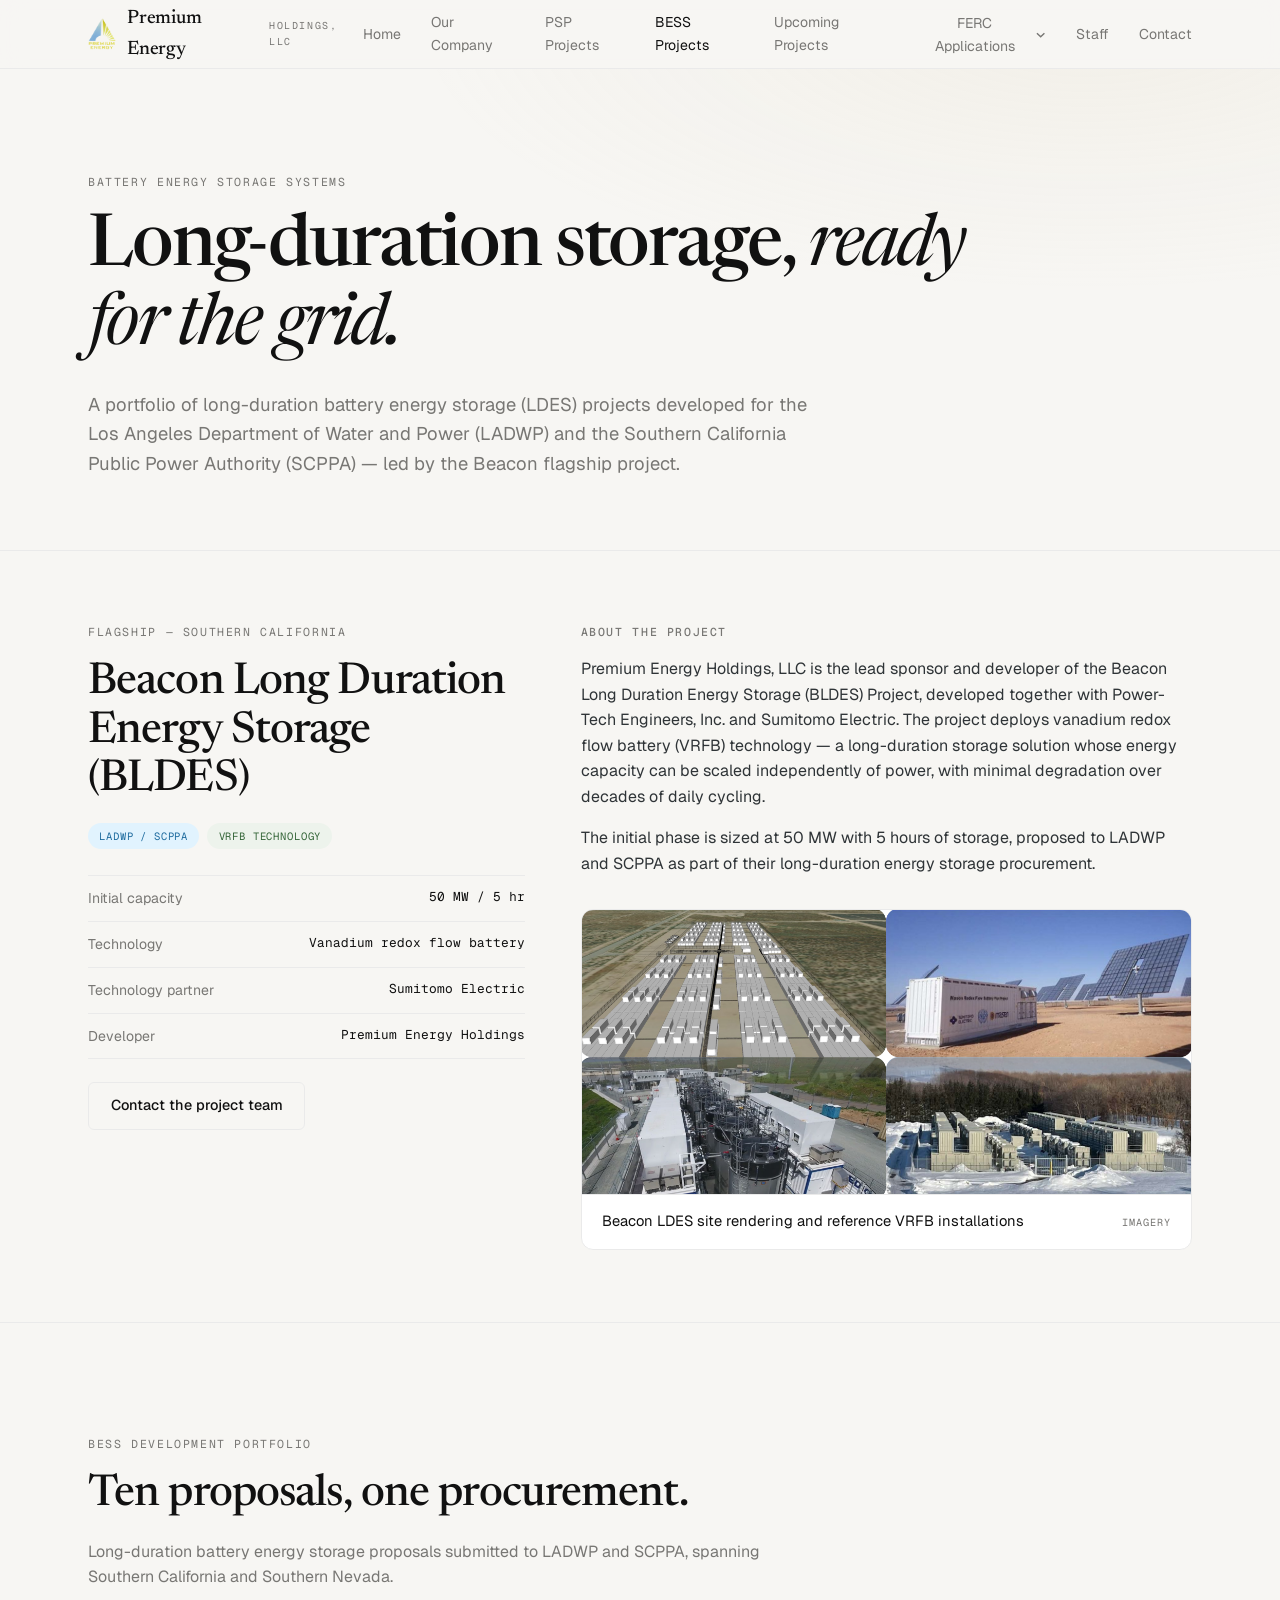
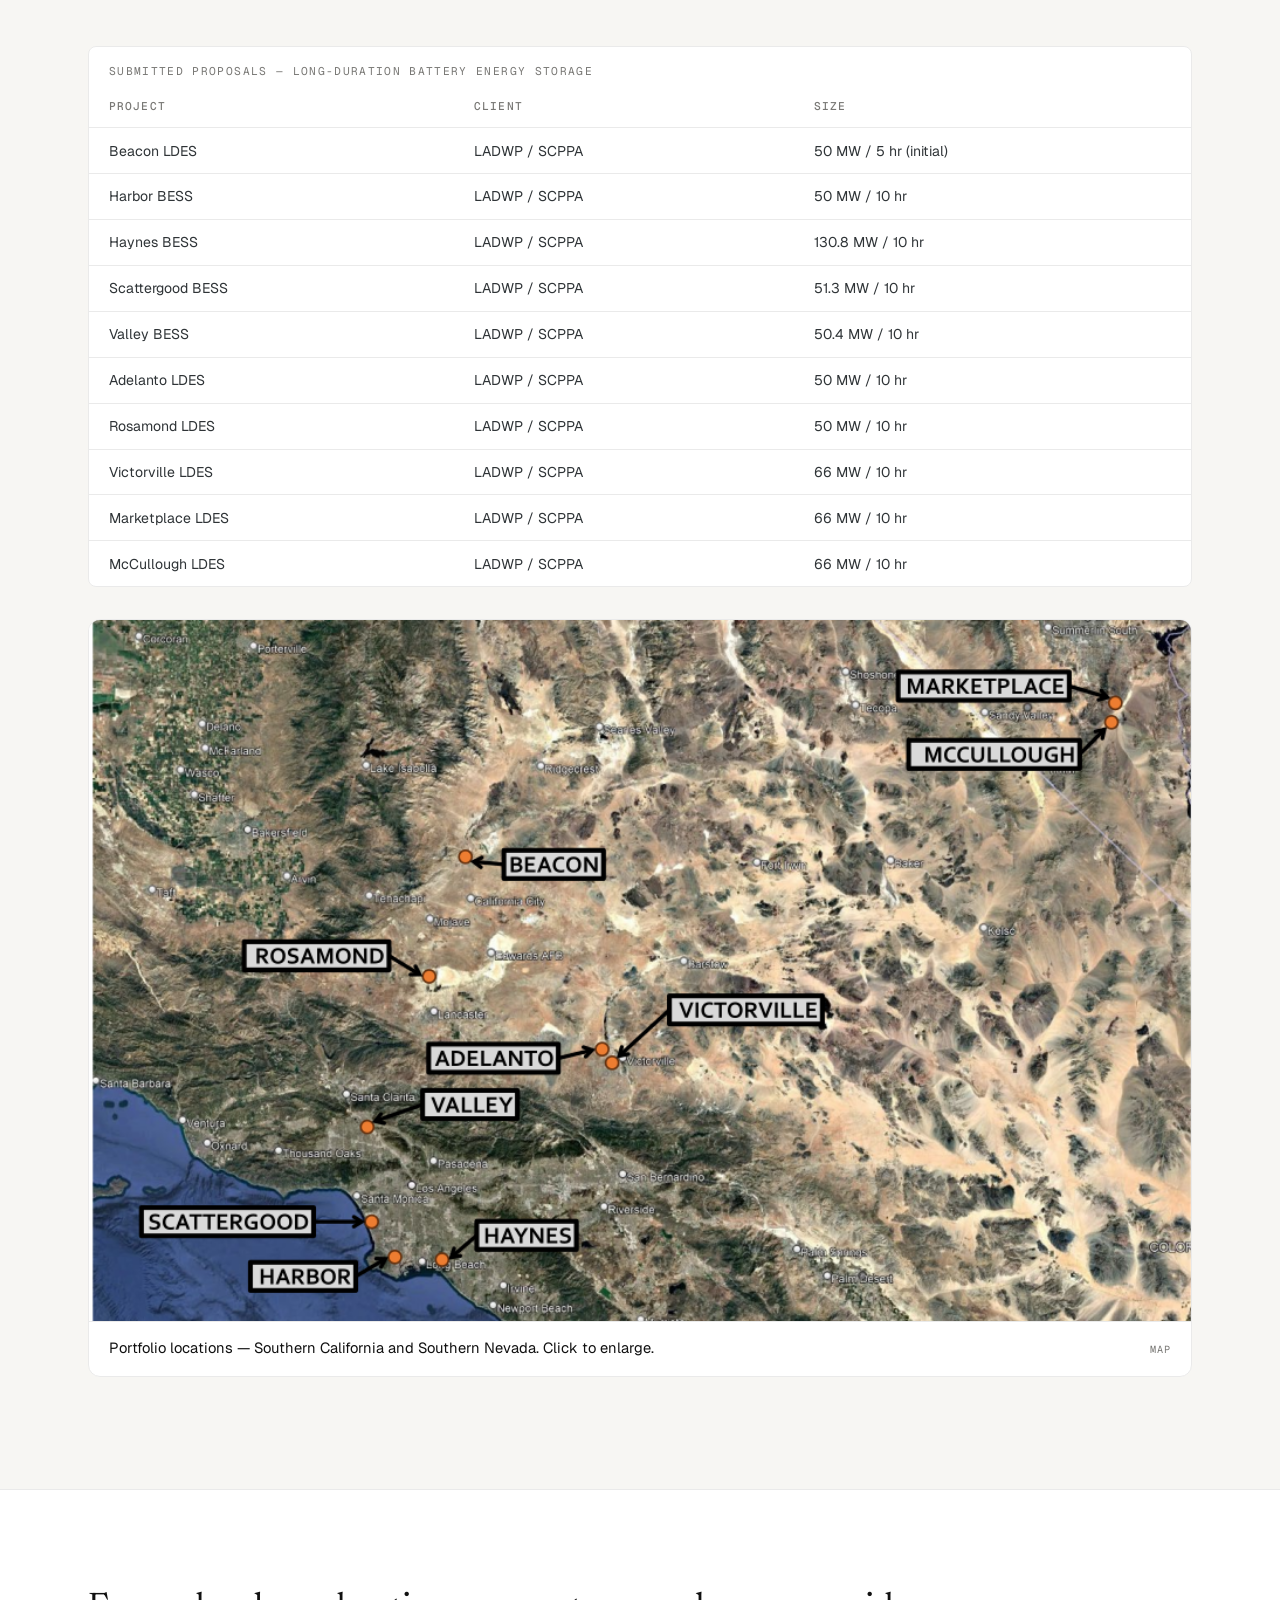
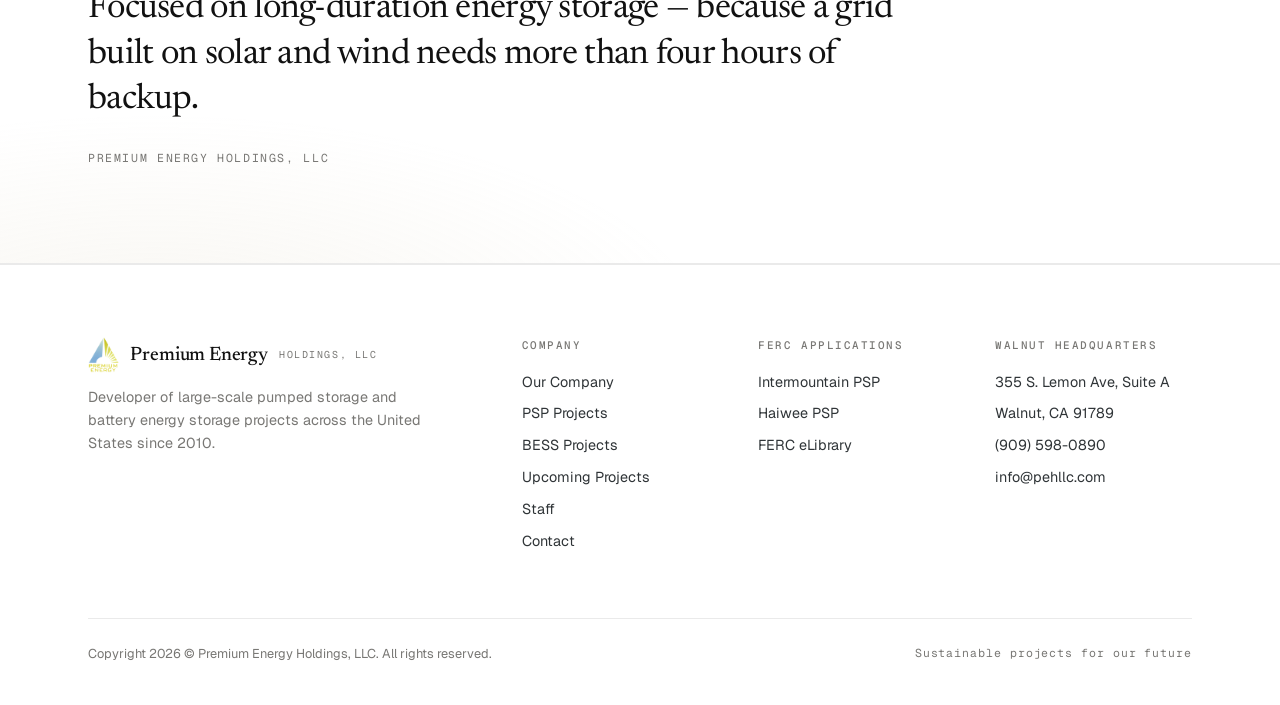
<file: bess-projects.html>
<!DOCTYPE html>
<html lang="en">
<head>
<meta charset="UTF-8">
<meta name="viewport" content="width=device-width, initial-scale=1.0">
<title>Long-Duration BESS & Beacon VRFB Project | Premium Energy Holdings</title>
<meta name="description" content="Beacon Long Duration Energy Storage: vanadium redox flow battery with Sumitomo Electric, plus ten LDES proposals for LADWP and SCPPA. 630 MW portfolio.">
<link rel="preconnect" href="https://fonts.googleapis.com">
<link rel="preconnect" href="https://fonts.gstatic.com" crossorigin>
<link href="https://fonts.googleapis.com/css2?family=Geist:wght@400;500;600&family=Geist+Mono:wght@400;500&family=Newsreader:ital,opsz,wght@0,6..72,400;0,6..72,500;1,6..72,400;1,6..72,500&display=swap" rel="stylesheet">
<link rel="icon" type="image/png" href="assets/logo_pehllce_02.png">
<link rel="canonical" href="https://premiumenergyholdings.com/bess-projects.html">
<meta name="theme-color" content="#F7F6F3">
<meta property="og:type" content="website">
<meta property="og:site_name" content="Premium Energy Holdings, LLC">
<meta property="og:title" content="Long-Duration BESS & Beacon VRFB Project | Premium Energy Holdings">
<meta property="og:description" content="Beacon Long Duration Energy Storage: vanadium redox flow battery with Sumitomo Electric, plus ten LDES proposals for LADWP and SCPPA. 630 MW portfolio.">
<meta property="og:url" content="https://premiumenergyholdings.com/bess-projects.html">
<meta property="og:image" content="https://premiumenergyholdings.com/assets/beacon-bldes-project.png">
<meta name="twitter:card" content="summary_large_image">
<meta name="twitter:title" content="Long-Duration BESS & Beacon VRFB Project | Premium Energy Holdings">
<meta name="twitter:description" content="Beacon Long Duration Energy Storage: vanadium redox flow battery with Sumitomo Electric, plus ten LDES proposals for LADWP and SCPPA. 630 MW portfolio.">
<meta name="twitter:image" content="https://premiumenergyholdings.com/assets/beacon-bldes-project.png">
<link rel="stylesheet" href="styles.css">
<script type="application/ld+json">{"@context": "https://schema.org", "@type": "Organization", "name": "Premium Energy Holdings, LLC", "url": "https://premiumenergyholdings.com/", "logo": "https://premiumenergyholdings.com/assets/logo_pehllce_02.png", "foundingDate": "2010", "telephone": "+1-909-598-0890", "email": "info@pehllc.com", "description": "Developer of grid-scale pumped storage hydropower and long-duration battery energy storage projects across the United States.", "address": {"@type": "PostalAddress", "streetAddress": "355 S. Lemon Ave, Suite A", "addressLocality": "Walnut", "addressRegion": "CA", "postalCode": "91789", "addressCountry": "US"}}</script>
<script type="application/ld+json">{"@context": "https://schema.org", "@type": "ItemList", "name": "PEH Long-Duration BESS Development Portfolio", "itemListElement": [{"@type": "ListItem", "position": 1, "name": "Beacon LDES", "url": "https://premiumenergyholdings.com/bess-projects.html#beacon"}, {"@type": "ListItem", "position": 2, "name": "Harbor BESS", "url": "https://premiumenergyholdings.com/bess-projects.html#portfolio"}, {"@type": "ListItem", "position": 3, "name": "Haynes BESS", "url": "https://premiumenergyholdings.com/bess-projects.html#portfolio"}, {"@type": "ListItem", "position": 4, "name": "Scattergood BESS", "url": "https://premiumenergyholdings.com/bess-projects.html#portfolio"}, {"@type": "ListItem", "position": 5, "name": "Valley BESS", "url": "https://premiumenergyholdings.com/bess-projects.html#portfolio"}, {"@type": "ListItem", "position": 6, "name": "Adelanto LDES", "url": "https://premiumenergyholdings.com/bess-projects.html#portfolio"}, {"@type": "ListItem", "position": 7, "name": "Rosamond LDES", "url": "https://premiumenergyholdings.com/bess-projects.html#portfolio"}, {"@type": "ListItem", "position": 8, "name": "Victorville LDES", "url": "https://premiumenergyholdings.com/bess-projects.html#portfolio"}, {"@type": "ListItem", "position": 9, "name": "Marketplace LDES", "url": "https://premiumenergyholdings.com/bess-projects.html#portfolio"}, {"@type": "ListItem", "position": 10, "name": "McCullough LDES", "url": "https://premiumenergyholdings.com/bess-projects.html#portfolio"}]}</script>
</head>
<body>

<header class="site-header">
  <div class="wrap">
    <a class="brand" href="index.html">
      <img class="brand-logo" src="assets/logo_pehllce_02.png" alt="Premium Energy Holdings logo">
      <span class="brand-name">Premium Energy</span>
      <span class="brand-tag">Holdings, LLC</span>
    </a>
    <button class="nav-toggle" aria-expanded="false" aria-controls="nav">Menu</button>
    <nav class="nav" id="nav">
      <a href="index.html">Home</a>
      <a href="our-company.html">Our Company</a>
      <a href="psp-projects.html">PSP Projects</a>
      <a href="bess-projects.html">BESS Projects</a>
      <a href="upcoming-projects.html">Upcoming Projects</a>
      <div class="nav-group">
        <button type="button" aria-haspopup="true">FERC Applications
          <svg viewBox="0 0 10 6" fill="none" aria-hidden="true"><path d="M1 1l4 4 4-4" stroke="currentColor" stroke-width="1.5"/></svg>
        </button>
        <div class="nav-dropdown">
          <a href="ferc-intermountain.html">Intermountain Pumped Storage<span class="drop-meta">FERC Docket P-14993</span></a>
          <a href="ferc-haiwee.html">Haiwee Pumped Storage<span class="drop-meta">FERC Docket P-15307</span></a>
        </div>
      </div>
      <a href="staff.html">Staff</a>
      <a href="contact.html">Contact</a>
    </nav>
  </div>
</header>

<main>

  <section class="page-hero">
    <div class="wrap">
      <span class="eyebrow">Battery Energy Storage Systems</span>
      <h1>Long-duration storage, <span class="serif-i">ready for the grid.</span></h1>
      <p class="lede">A portfolio of long-duration battery energy storage (LDES) projects developed for the Los Angeles Department of Water and Power (LADWP) and the Southern California Public Power Authority (SCPPA) &mdash; led by the Beacon flagship project.</p>
    </div>
  </section>

  <div class="wrap">

    <!-- Beacon -->
    <section class="project-block" id="beacon">
      <div class="project-side reveal">
        <span class="eyebrow">Flagship &mdash; Southern California</span>
        <h2>Beacon Long Duration Energy Storage (BLDES)</h2>
        <div class="tags">
          <span class="tag tag-blue">LADWP / SCPPA</span>
          <span class="tag tag-green">VRFB technology</span>
        </div>
        <dl>
          <div><dt>Initial capacity</dt><dd>50 MW / 5 hr</dd></div>
          <div><dt>Technology</dt><dd>Vanadium redox flow battery</dd></div>
          <div><dt>Technology partner</dt><dd>Sumitomo Electric</dd></div>
          <div><dt>Developer</dt><dd>Premium Energy Holdings</dd></div>
        </dl>
        <p style="margin-top:1.4rem"><a class="btn btn-ghost" href="contact.html">Contact the project team</a></p>
      </div>
      <div class="project-body reveal">
        <h4>About the project</h4>
        <p>Premium Energy Holdings, LLC is the lead sponsor and developer of the Beacon Long Duration Energy Storage (BLDES) Project, developed together with Power-Tech Engineers, Inc. and Sumitomo Electric. The project deploys vanadium redox flow battery (VRFB) technology &mdash; a long-duration storage solution whose energy capacity can be scaled independently of power, with minimal degradation over decades of daily cycling.</p>
        <p>The initial phase is sized at 50 MW with 5 hours of storage, proposed to LADWP and SCPPA as part of their long-duration energy storage procurement.</p>
        <figure class="figure-frame reveal" style="margin-top:2rem">
          <a href="assets/beacon-bldes-project.png" data-lightbox="Beacon LDES — site rendering and Sumitomo Electric VRFB installations">
            <img src="assets/beacon-bldes-project.png" alt="Beacon LDES site rendering and reference vanadium redox flow battery installations" loading="lazy">
          </a>
          <figcaption>
            <span class="cap-title">Beacon LDES site rendering and reference VRFB installations</span>
            <span class="cap-kind">Imagery</span>
          </figcaption>
        </figure>
      </div>
    </section>

  </div>

  <!-- Portfolio -->
  <section class="section section--line" id="portfolio">
    <div class="wrap">
      <div class="section-head reveal">
        <span class="eyebrow">BESS development portfolio</span>
        <h2>Ten proposals, one procurement.</h2>
        <p>Long-duration battery energy storage proposals submitted to LADWP and SCPPA, spanning Southern California and Southern Nevada.</p>
      </div>

      <div class="table-scroll reveal">
        <table>
          <caption>Submitted proposals &mdash; long-duration battery energy storage</caption>
          <thead>
            <tr><th>Project</th><th>Client</th><th>Size</th></tr>
          </thead>
          <tbody>
            <tr><td>Beacon LDES</td><td>LADWP / SCPPA</td><td>50 MW / 5 hr (initial)</td></tr>
            <tr><td>Harbor BESS</td><td>LADWP / SCPPA</td><td>50 MW / 10 hr</td></tr>
            <tr><td>Haynes BESS</td><td>LADWP / SCPPA</td><td>130.8 MW / 10 hr</td></tr>
            <tr><td>Scattergood BESS</td><td>LADWP / SCPPA</td><td>51.3 MW / 10 hr</td></tr>
            <tr><td>Valley BESS</td><td>LADWP / SCPPA</td><td>50.4 MW / 10 hr</td></tr>
            <tr><td>Adelanto LDES</td><td>LADWP / SCPPA</td><td>50 MW / 10 hr</td></tr>
            <tr><td>Rosamond LDES</td><td>LADWP / SCPPA</td><td>50 MW / 10 hr</td></tr>
            <tr><td>Victorville LDES</td><td>LADWP / SCPPA</td><td>66 MW / 10 hr</td></tr>
            <tr><td>Marketplace LDES</td><td>LADWP / SCPPA</td><td>66 MW / 10 hr</td></tr>
            <tr><td>McCullough LDES</td><td>LADWP / SCPPA</td><td>66 MW / 10 hr</td></tr>
          </tbody>
        </table>
      </div>

      <figure class="figure-frame reveal" style="margin-top:2rem">
        <a href="assets/bess-portfolio-map.png" data-lightbox="BESS development portfolio — project locations across Southern California and Southern Nevada">
          <img src="assets/bess-portfolio-map.png" alt="Map of BESS development portfolio locations across Southern California and Southern Nevada" loading="lazy">
        </a>
        <figcaption>
          <span class="cap-title">Portfolio locations &mdash; Southern California and Southern Nevada. Click to enlarge.</span>
          <span class="cap-kind">Map</span>
        </figcaption>
      </figure>
    </div>
  </section>

  <!-- Mission quote -->
  <section class="quote-band">
    <div class="wrap reveal">
      <blockquote>Focused on long-duration energy storage &mdash; because a grid built on solar and wind needs more than four hours of backup.</blockquote>
      <cite>Premium Energy Holdings, LLC</cite>
    </div>
  </section>

</main>

<footer class="site-footer">
  <div class="wrap">
    <div class="footer-grid">
      <div class="footer-brand">
        <a class="brand" href="index.html">
          <img class="brand-logo" src="assets/logo_pehllce_02.png" alt="Premium Energy Holdings logo">
          <span class="brand-name">Premium Energy</span>
          <span class="brand-tag">Holdings, LLC</span>
        </a>
        <p>Developer of large-scale pumped storage and battery energy storage projects across the United States since 2010.</p>
      </div>
      <div>
        <h5>Company</h5>
        <ul>
          <li><a href="our-company.html">Our Company</a></li>
          <li><a href="psp-projects.html">PSP Projects</a></li>
          <li><a href="bess-projects.html">BESS Projects</a></li>
          <li><a href="upcoming-projects.html">Upcoming Projects</a></li>
          <li><a href="staff.html">Staff</a></li>
          <li><a href="contact.html">Contact</a></li>
        </ul>
      </div>
      <div>
        <h5>FERC Applications</h5>
        <ul>
          <li><a href="ferc-intermountain.html">Intermountain PSP</a></li>
          <li><a href="ferc-haiwee.html">Haiwee PSP</a></li>
          <li><a href="https://elibrary.ferc.gov/eLibrary/search" target="_blank" rel="noopener">FERC eLibrary</a></li>
        </ul>
      </div>
      <div>
        <h5>Walnut Headquarters</h5>
        <ul>
          <li>355 S. Lemon Ave, Suite A</li>
          <li>Walnut, CA 91789</li>
          <li><a href="tel:+19095980890">(909) 598-0890</a></li>
          <li><a href="mailto:info@pehllc.com">info@pehllc.com</a></li>
        </ul>
      </div>
    </div>
    <div class="footer-bottom">
      <span>Copyright 2026 &copy; Premium Energy Holdings, LLC. All rights reserved.</span>
      <span class="mono">Sustainable projects for our future</span>
    </div>
  </div>
</footer>

<script src="main.js"></script>
</body>
</html>
</file>
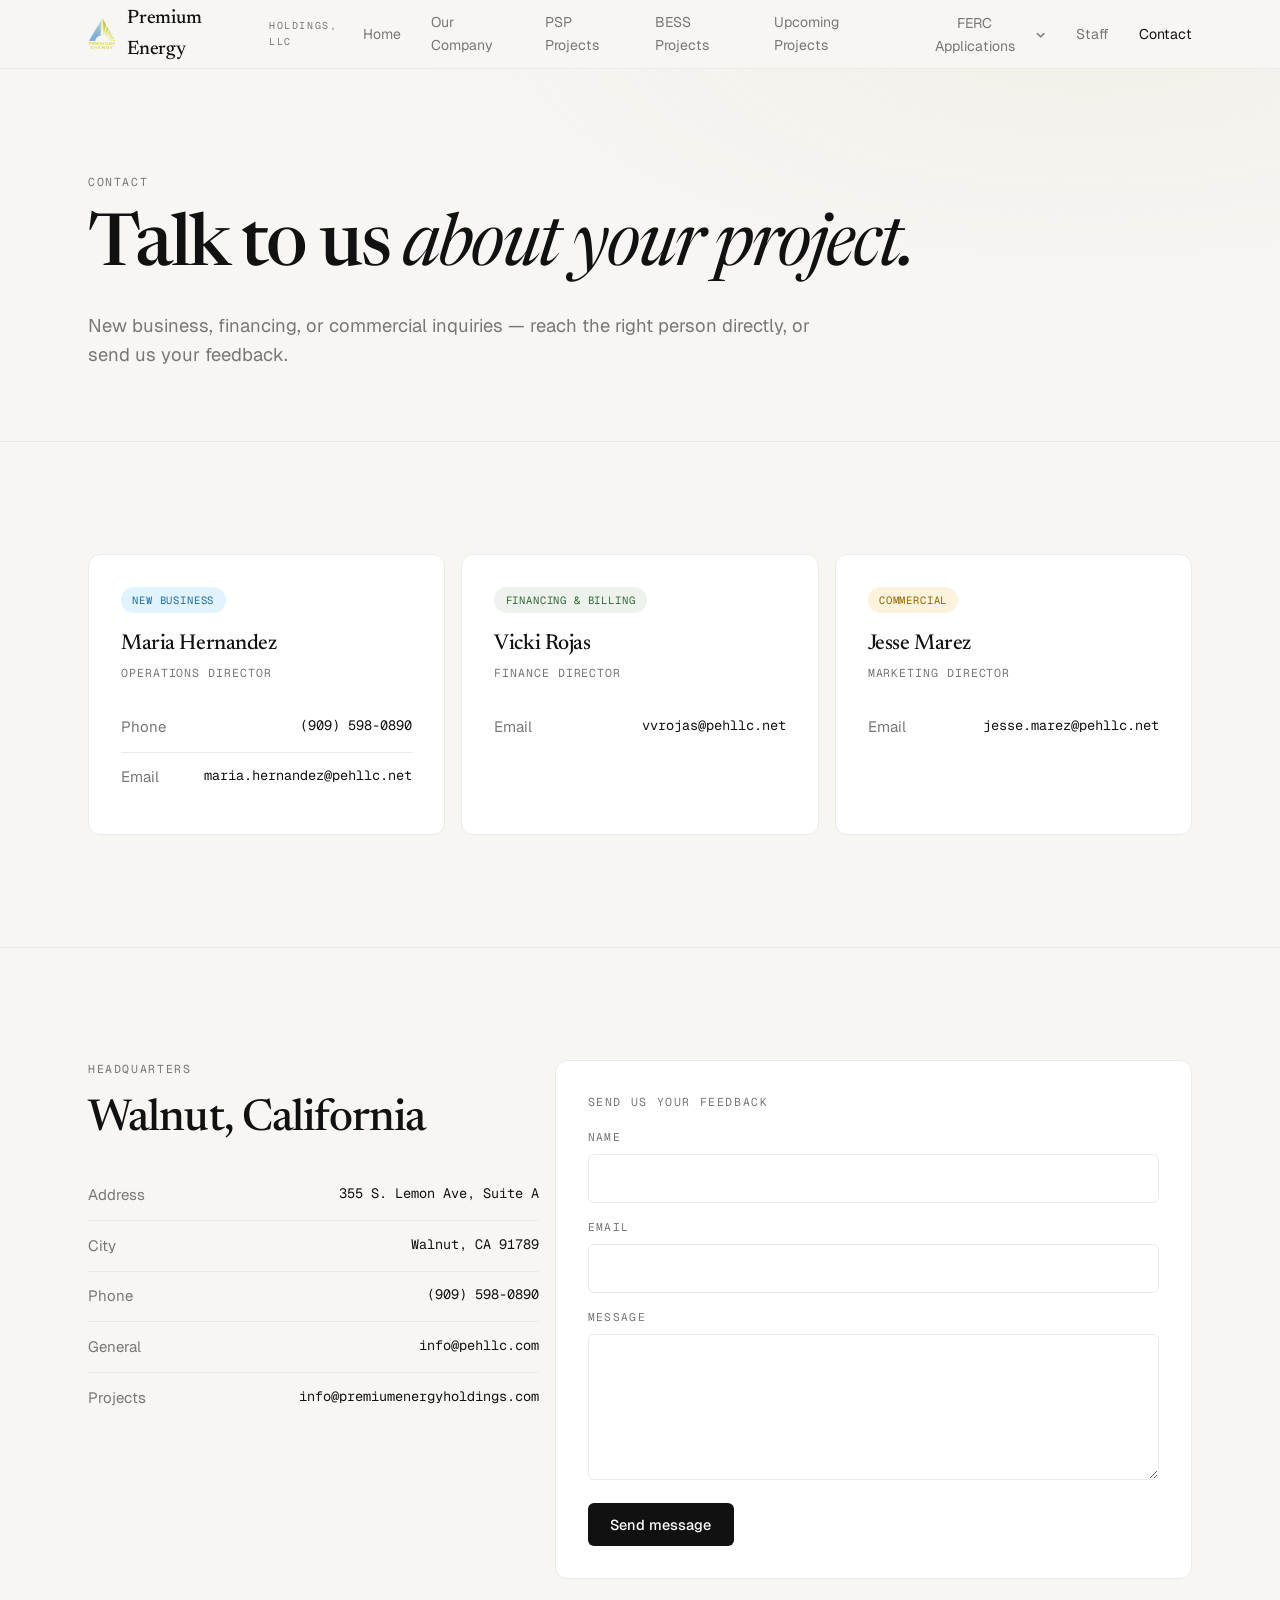
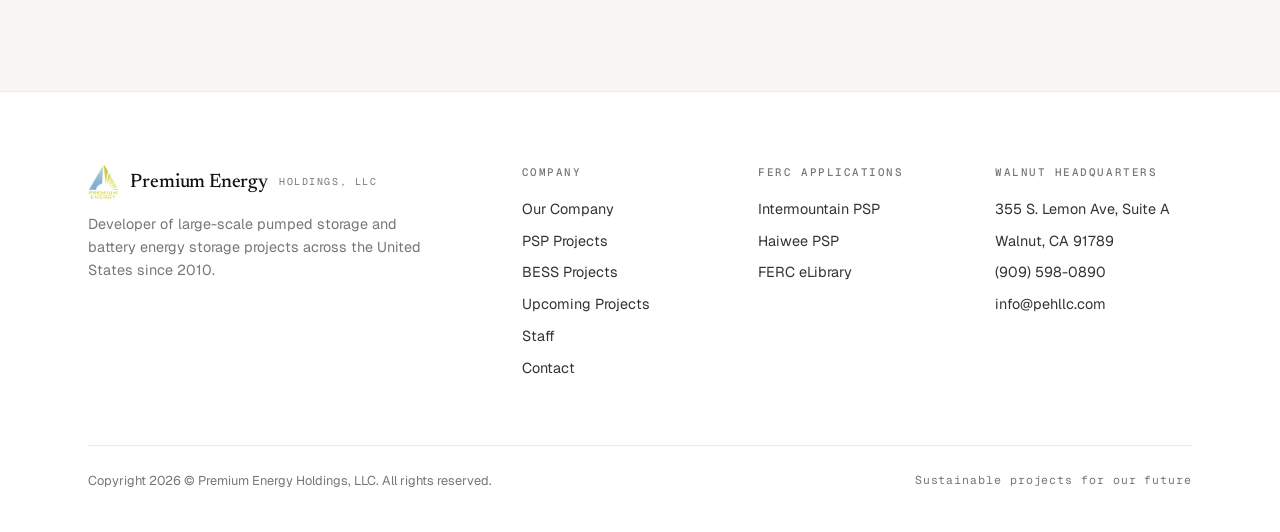
<file: contact.html>
<!DOCTYPE html>
<html lang="en">
<head>
<meta charset="UTF-8">
<meta name="viewport" content="width=device-width, initial-scale=1.0">
<title>Contact — Project & Investment Inquiries | Premium Energy Holdings</title>
<meta name="description" content="Reach Premium Energy Holdings in Walnut, California for project partnerships, FERC proceedings, and investment inquiries. (909) 598-0890.">
<link rel="preconnect" href="https://fonts.googleapis.com">
<link rel="preconnect" href="https://fonts.gstatic.com" crossorigin>
<link href="https://fonts.googleapis.com/css2?family=Geist:wght@400;500;600&family=Geist+Mono:wght@400;500&family=Newsreader:ital,opsz,wght@0,6..72,400;0,6..72,500;1,6..72,400;1,6..72,500&display=swap" rel="stylesheet">
<link rel="icon" type="image/png" href="assets/logo_pehllce_02.png">
<link rel="canonical" href="https://premiumenergyholdings.com/contact.html">
<meta name="theme-color" content="#F7F6F3">
<meta property="og:type" content="website">
<meta property="og:site_name" content="Premium Energy Holdings, LLC">
<meta property="og:title" content="Contact — Project & Investment Inquiries | Premium Energy Holdings">
<meta property="og:description" content="Reach Premium Energy Holdings in Walnut, California for project partnerships, FERC proceedings, and investment inquiries. (909) 598-0890.">
<meta property="og:url" content="https://premiumenergyholdings.com/contact.html">
<meta property="og:image" content="https://premiumenergyholdings.com/assets/og-image.jpg">
<meta name="twitter:card" content="summary_large_image">
<meta name="twitter:title" content="Contact — Project & Investment Inquiries | Premium Energy Holdings">
<meta name="twitter:description" content="Reach Premium Energy Holdings in Walnut, California for project partnerships, FERC proceedings, and investment inquiries. (909) 598-0890.">
<meta name="twitter:image" content="https://premiumenergyholdings.com/assets/og-image.jpg">
<link rel="stylesheet" href="styles.css">
<script type="application/ld+json">{"@context": "https://schema.org", "@type": "Organization", "name": "Premium Energy Holdings, LLC", "url": "https://premiumenergyholdings.com/", "logo": "https://premiumenergyholdings.com/assets/logo_pehllce_02.png", "foundingDate": "2010", "telephone": "+1-909-598-0890", "email": "info@pehllc.com", "description": "Developer of grid-scale pumped storage hydropower and long-duration battery energy storage projects across the United States.", "address": {"@type": "PostalAddress", "streetAddress": "355 S. Lemon Ave, Suite A", "addressLocality": "Walnut", "addressRegion": "CA", "postalCode": "91789", "addressCountry": "US"}}</script>
</head>
<body>

<header class="site-header">
  <div class="wrap">
    <a class="brand" href="index.html">
      <img class="brand-logo" src="assets/logo_pehllce_02.png" alt="Premium Energy Holdings logo">
      <span class="brand-name">Premium Energy</span>
      <span class="brand-tag">Holdings, LLC</span>
    </a>
    <button class="nav-toggle" aria-expanded="false" aria-controls="nav">Menu</button>
    <nav class="nav" id="nav">
      <a href="index.html">Home</a>
      <a href="our-company.html">Our Company</a>
      <a href="psp-projects.html">PSP Projects</a>
      <a href="bess-projects.html">BESS Projects</a>
      <a href="upcoming-projects.html">Upcoming Projects</a>
      <div class="nav-group">
        <button type="button" aria-haspopup="true">FERC Applications
          <svg viewBox="0 0 10 6" fill="none" aria-hidden="true"><path d="M1 1l4 4 4-4" stroke="currentColor" stroke-width="1.5"/></svg>
        </button>
        <div class="nav-dropdown">
          <a href="ferc-intermountain.html">Intermountain Pumped Storage<span class="drop-meta">FERC Docket P-14993</span></a>
          <a href="ferc-haiwee.html">Haiwee Pumped Storage<span class="drop-meta">FERC Docket P-15307</span></a>
        </div>
      </div>
      <a href="staff.html">Staff</a>
      <a href="contact.html">Contact</a>
    </nav>
  </div>
</header>

<main>

  <section class="page-hero">
    <div class="wrap">
      <span class="eyebrow">Contact</span>
      <h1>Talk to us <span class="serif-i">about your project.</span></h1>
      <p class="lede">New business, financing, or commercial inquiries &mdash; reach the right person directly, or send us your feedback.</p>
    </div>
  </section>

  <section class="section">
    <div class="wrap">
      <div class="bento">
        <div class="card span-4 reveal">
          <div class="card-head"><span class="tag tag-blue">New business</span></div>
          <h3>Maria Hernandez</h3>
          <p class="meta" style="margin-bottom:1.2rem">Operations Director</p>
          <div class="contact-line"><span class="k">Phone</span><span class="v">(909) 598-0890</span></div>
          <div class="contact-line" style="border-bottom:0"><span class="k">Email</span><span class="v"><a href="mailto:maria.hernandez@pehllc.net">maria.hernandez@pehllc.net</a></span></div>
        </div>
        <div class="card span-4 reveal">
          <div class="card-head"><span class="tag tag-green">Financing &amp; billing</span></div>
          <h3>Vicki Rojas</h3>
          <p class="meta" style="margin-bottom:1.2rem">Finance Director</p>
          <div class="contact-line" style="border-bottom:0"><span class="k">Email</span><span class="v"><a href="mailto:vvrojas@pehllc.net">vvrojas@pehllc.net</a></span></div>
        </div>
        <div class="card span-4 reveal">
          <div class="card-head"><span class="tag tag-yellow">Commercial</span></div>
          <h3>Jesse Marez</h3>
          <p class="meta" style="margin-bottom:1.2rem">Marketing Director</p>
          <div class="contact-line" style="border-bottom:0"><span class="k">Email</span><span class="v"><a href="mailto:jesse.marez@pehllc.net">jesse.marez@pehllc.net</a></span></div>
        </div>
      </div>
    </div>
  </section>

  <section class="section section--line">
    <div class="wrap">
      <div class="bento">
        <div class="span-5 reveal">
          <span class="eyebrow">Headquarters</span>
          <h2>Walnut, California</h2>
          <div style="margin-top:1.6rem">
            <div class="contact-line"><span class="k">Address</span><span class="v">355 S. Lemon Ave, Suite A</span></div>
            <div class="contact-line"><span class="k">City</span><span class="v">Walnut, CA 91789</span></div>
            <div class="contact-line"><span class="k">Phone</span><span class="v"><a href="tel:+19095980890">(909) 598-0890</a></span></div>
            <div class="contact-line"><span class="k">General</span><span class="v"><a href="mailto:info@pehllc.com">info@pehllc.com</a></span></div>
            <div class="contact-line" style="border-bottom:0"><span class="k">Projects</span><span class="v"><a href="mailto:info@premiumenergyholdings.com">info@premiumenergyholdings.com</a></span></div>
          </div>
        </div>
        <div class="card span-7 reveal">
          <span class="eyebrow">Send us your feedback</span>
          <form class="form-grid" id="feedback-form">
            <div>
              <label for="f-name">Name</label>
              <input id="f-name" name="name" type="text" required autocomplete="name">
            </div>
            <div>
              <label for="f-email">Email</label>
              <input id="f-email" name="email" type="email" required autocomplete="email">
            </div>
            <div>
              <label for="f-message">Message</label>
              <textarea id="f-message" name="message" rows="5" required></textarea>
            </div>
            <div>
              <button class="btn btn-dark" type="submit">Send message</button>
            </div>
          </form>
        </div>
      </div>
    </div>
  </section>

</main>

<footer class="site-footer">
  <div class="wrap">
    <div class="footer-grid">
      <div class="footer-brand">
        <a class="brand" href="index.html">
          <img class="brand-logo" src="assets/logo_pehllce_02.png" alt="Premium Energy Holdings logo">
          <span class="brand-name">Premium Energy</span>
          <span class="brand-tag">Holdings, LLC</span>
        </a>
        <p>Developer of large-scale pumped storage and battery energy storage projects across the United States since 2010.</p>
      </div>
      <div>
        <h5>Company</h5>
        <ul>
          <li><a href="our-company.html">Our Company</a></li>
          <li><a href="psp-projects.html">PSP Projects</a></li>
          <li><a href="bess-projects.html">BESS Projects</a></li>
          <li><a href="upcoming-projects.html">Upcoming Projects</a></li>
          <li><a href="staff.html">Staff</a></li>
          <li><a href="contact.html">Contact</a></li>
        </ul>
      </div>
      <div>
        <h5>FERC Applications</h5>
        <ul>
          <li><a href="ferc-intermountain.html">Intermountain PSP</a></li>
          <li><a href="ferc-haiwee.html">Haiwee PSP</a></li>
          <li><a href="https://elibrary.ferc.gov/eLibrary/search" target="_blank" rel="noopener">FERC eLibrary</a></li>
        </ul>
      </div>
      <div>
        <h5>Walnut Headquarters</h5>
        <ul>
          <li>355 S. Lemon Ave, Suite A</li>
          <li>Walnut, CA 91789</li>
          <li><a href="tel:+19095980890">(909) 598-0890</a></li>
          <li><a href="mailto:info@pehllc.com">info@pehllc.com</a></li>
        </ul>
      </div>
    </div>
    <div class="footer-bottom">
      <span>Copyright 2026 &copy; Premium Energy Holdings, LLC. All rights reserved.</span>
      <span class="mono">Sustainable projects for our future</span>
    </div>
  </div>
</footer>

<script src="main.js"></script>
<script>
// Feedback form opens the visitor's mail client with the message pre-filled.
document.getElementById('feedback-form').addEventListener('submit', function (e) {
  e.preventDefault();
  const name = document.getElementById('f-name').value;
  const email = document.getElementById('f-email').value;
  const message = document.getElementById('f-message').value;
  const body = encodeURIComponent(message + '\n\n— ' + name + ' (' + email + ')');
  location.href = 'mailto:info@pehllc.com?subject=' + encodeURIComponent('Website feedback from ' + name) + '&body=' + body;
});
</script>
</body>
</html>
</file>
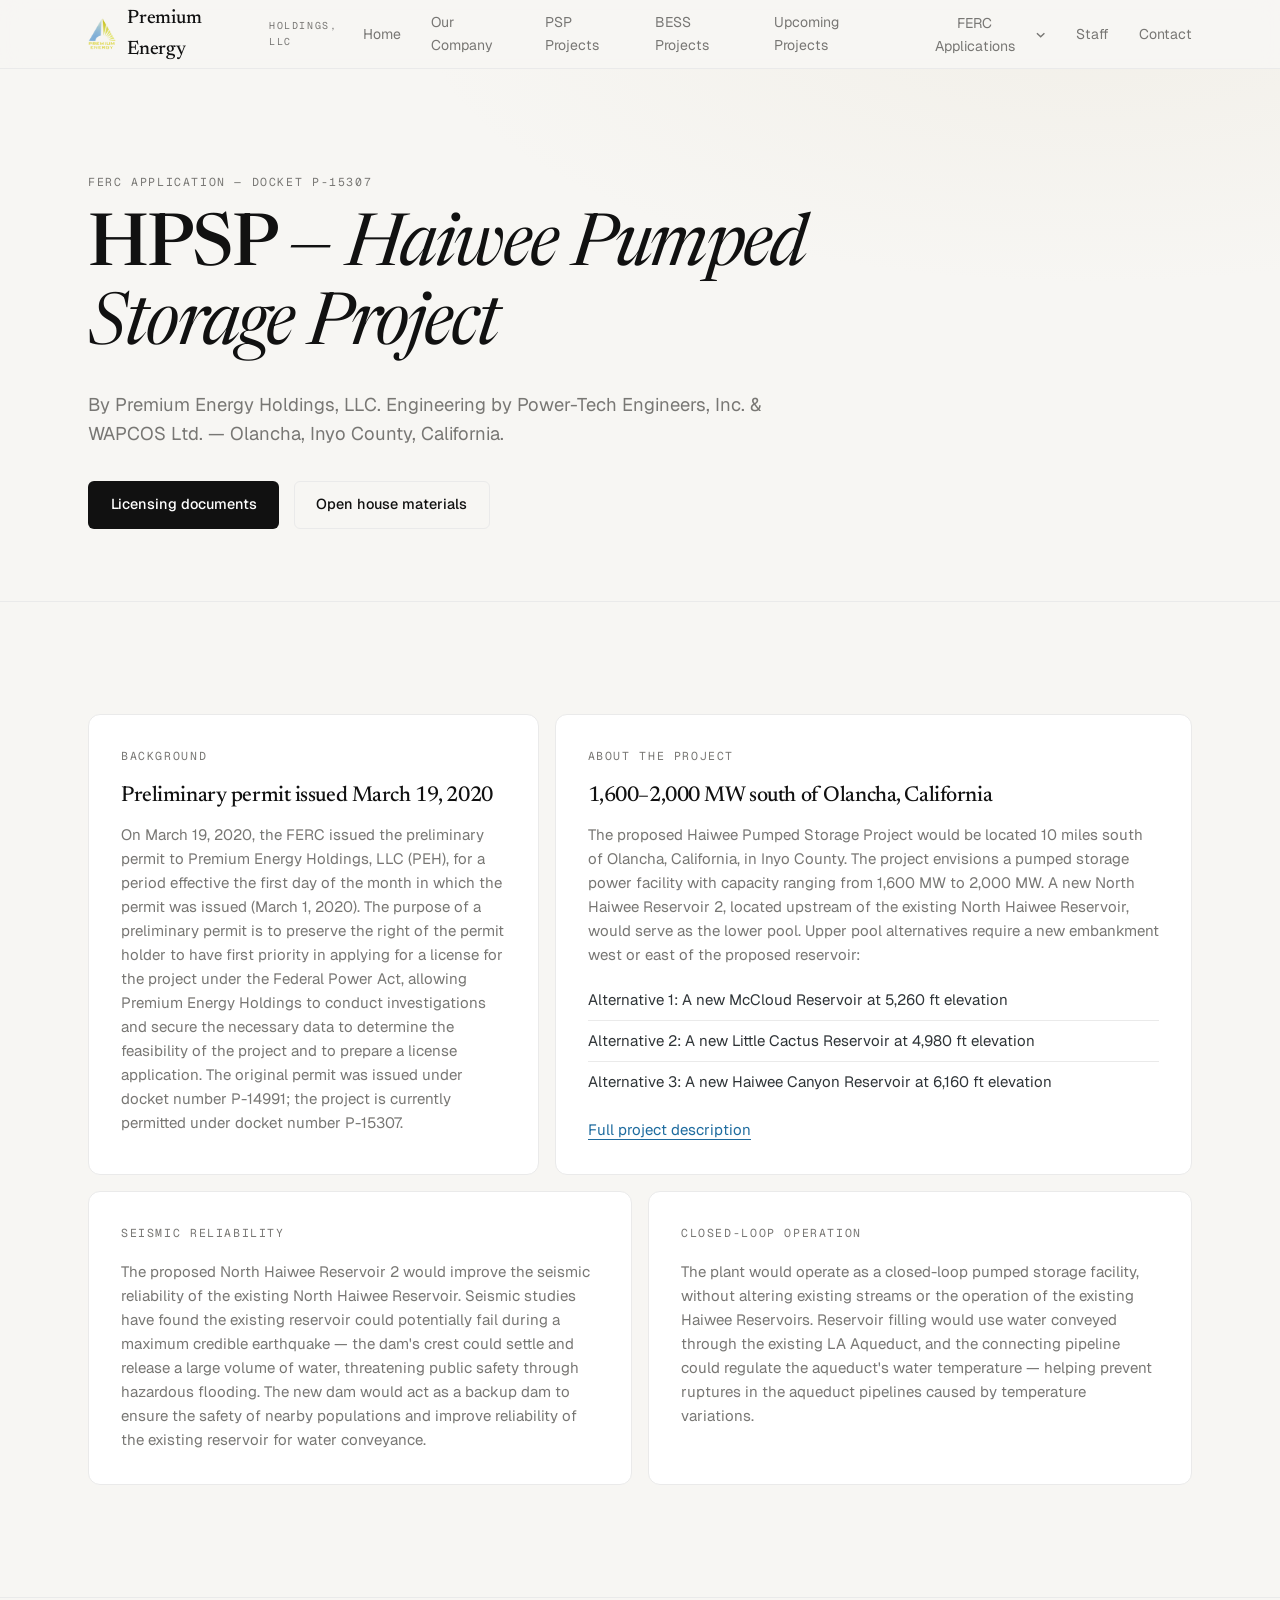
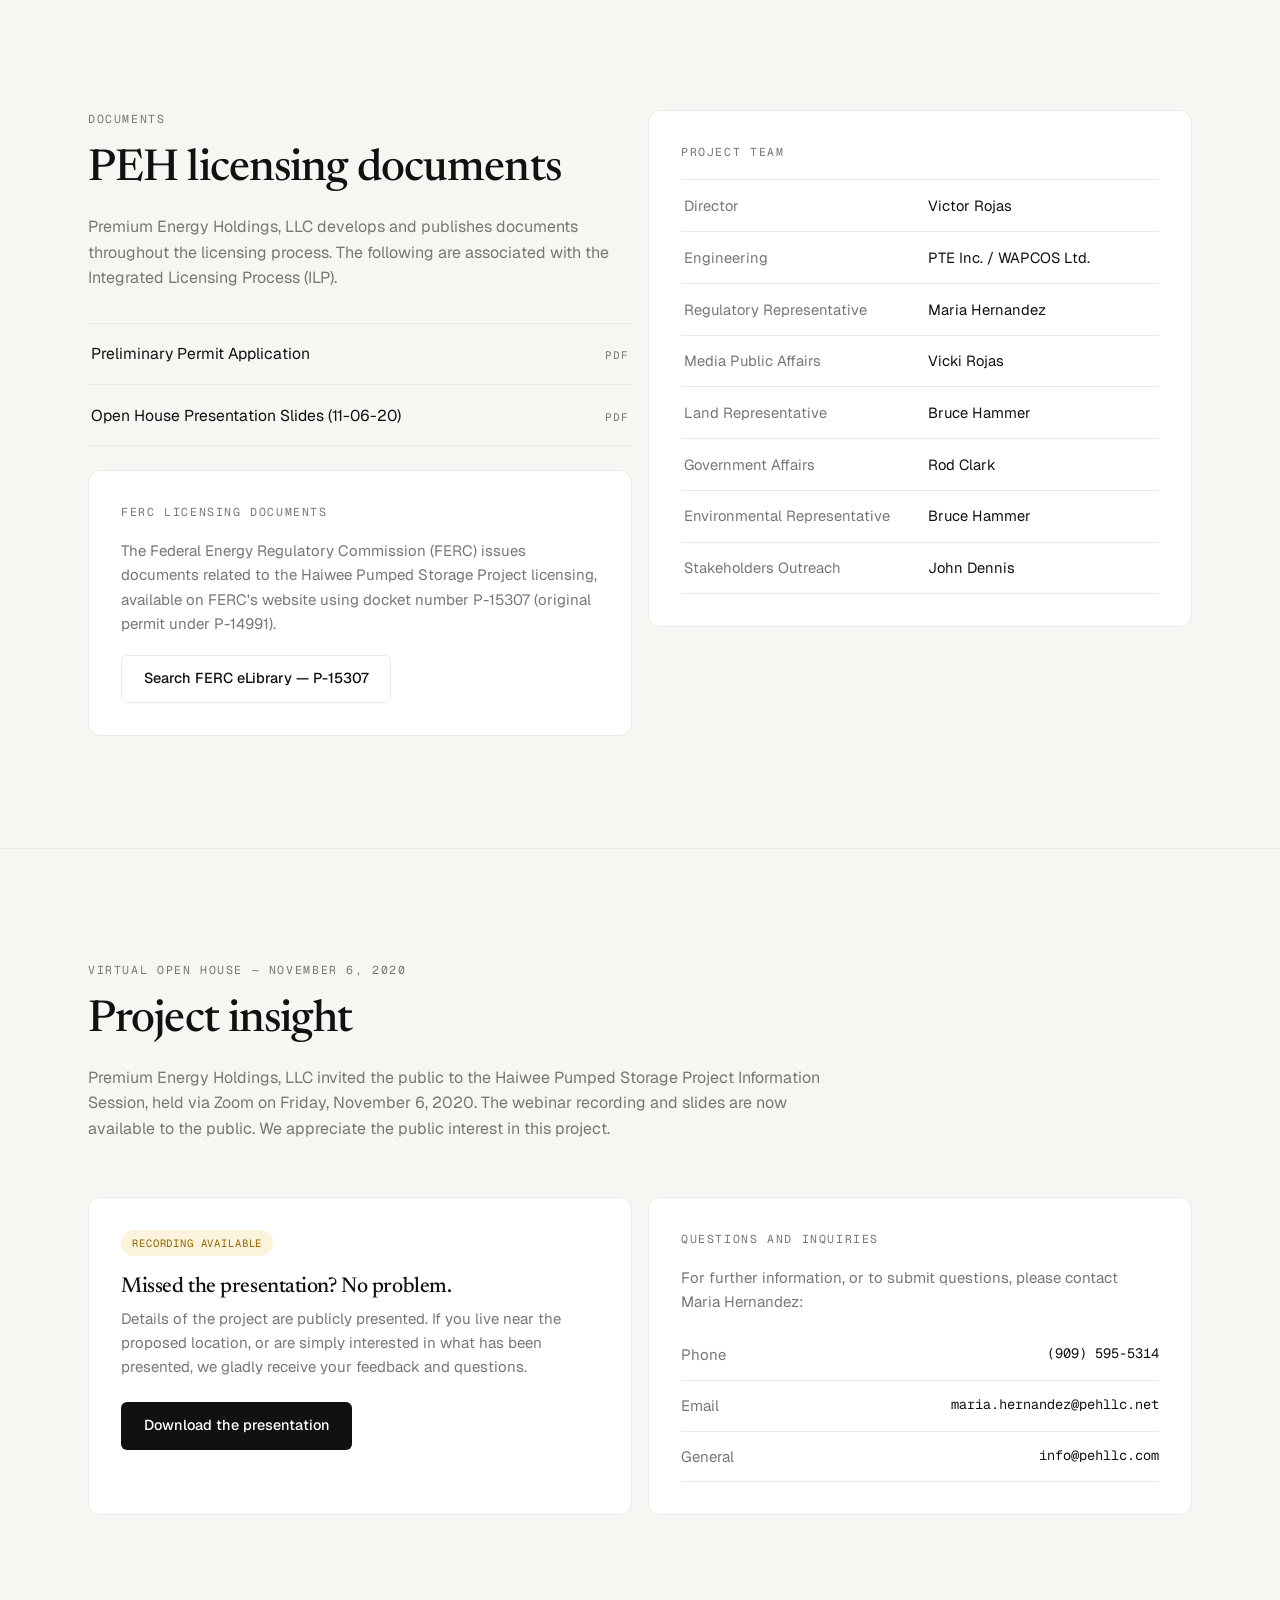
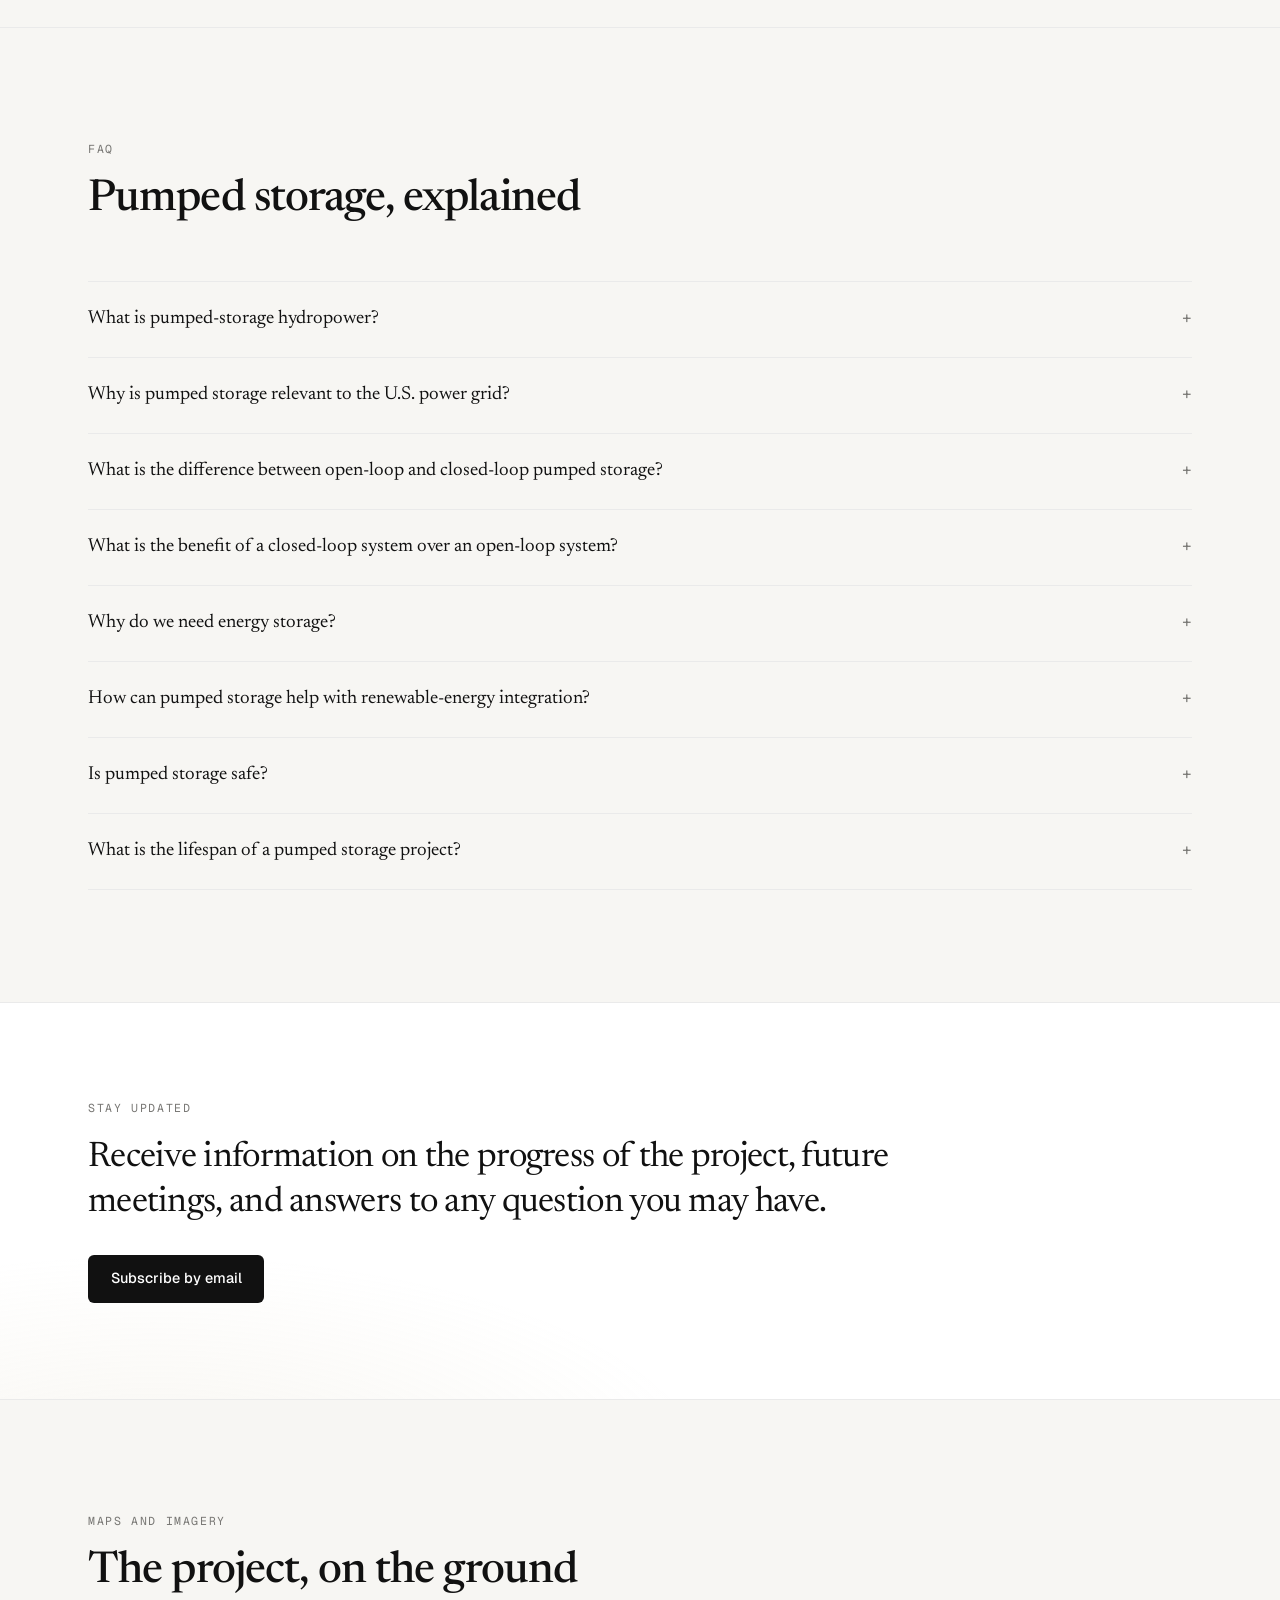
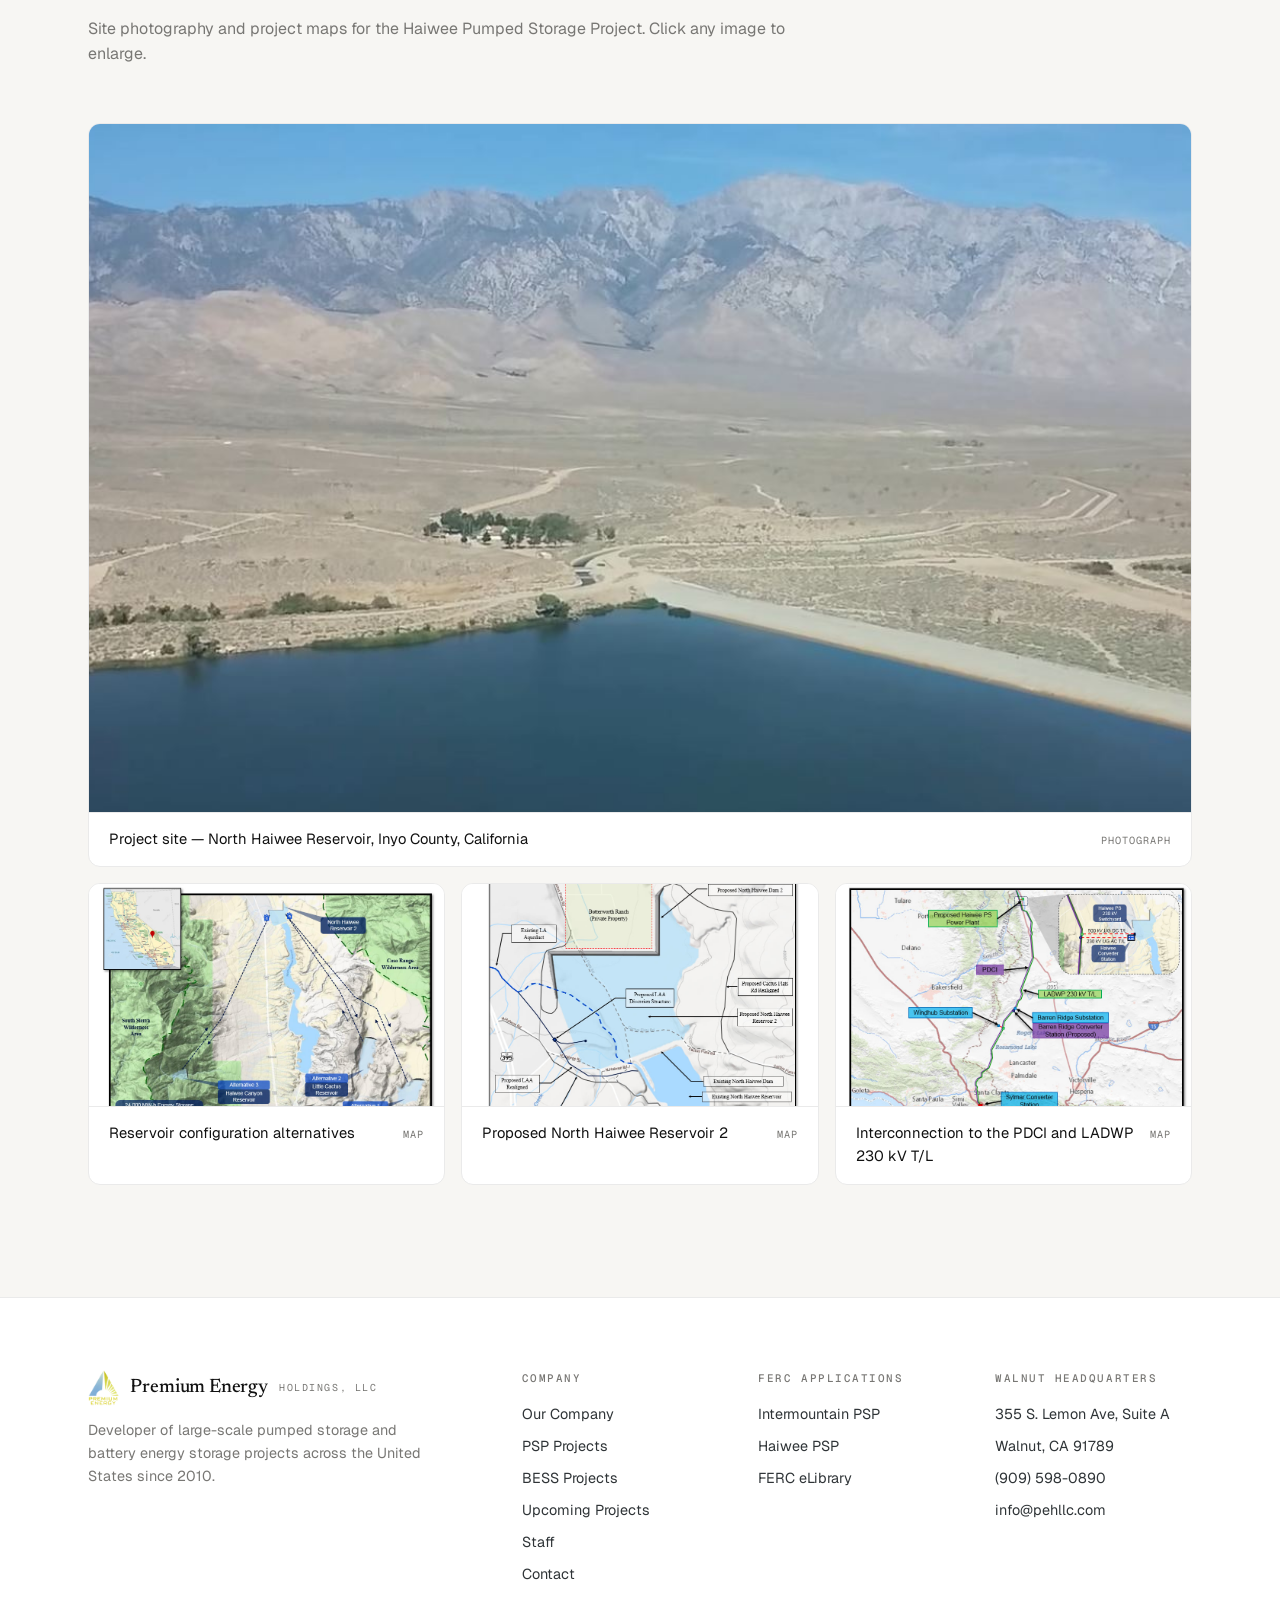
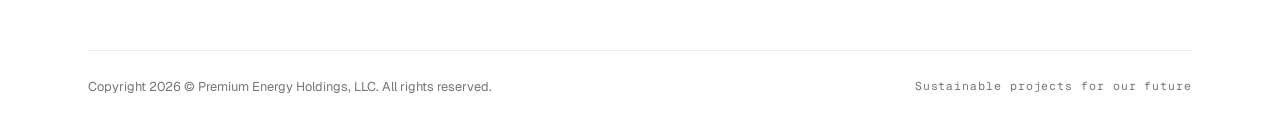
<file: ferc-haiwee.html>
<!DOCTYPE html>
<html lang="en">
<head>
<meta charset="UTF-8">
<meta name="viewport" content="width=device-width, initial-scale=1.0">
<title>Haiwee Pumped Storage — FERC P-15307 | Premium Energy Holdings</title>
<meta name="description" content="2,000 MW closed-loop pumped storage in Inyo County, California, improving LA Aqueduct seismic reliability. FERC documents, maps, and FAQ.">
<link rel="preconnect" href="https://fonts.googleapis.com">
<link rel="preconnect" href="https://fonts.gstatic.com" crossorigin>
<link href="https://fonts.googleapis.com/css2?family=Geist:wght@400;500;600&family=Geist+Mono:wght@400;500&family=Newsreader:ital,opsz,wght@0,6..72,400;0,6..72,500;1,6..72,400;1,6..72,500&display=swap" rel="stylesheet">
<link rel="icon" type="image/png" href="assets/logo_pehllce_02.png">
<link rel="canonical" href="https://premiumenergyholdings.com/ferc-haiwee.html">
<meta name="theme-color" content="#F7F6F3">
<meta property="og:type" content="website">
<meta property="og:site_name" content="Premium Energy Holdings, LLC">
<meta property="og:title" content="Haiwee Pumped Storage — FERC P-15307 | Premium Energy Holdings">
<meta property="og:description" content="2,000 MW closed-loop pumped storage in Inyo County, California, improving LA Aqueduct seismic reliability. FERC documents, maps, and FAQ.">
<meta property="og:url" content="https://premiumenergyholdings.com/ferc-haiwee.html">
<meta property="og:image" content="https://premiumenergyholdings.com/assets/hpsp-site.jpg">
<meta name="twitter:card" content="summary_large_image">
<meta name="twitter:title" content="Haiwee Pumped Storage — FERC P-15307 | Premium Energy Holdings">
<meta name="twitter:description" content="2,000 MW closed-loop pumped storage in Inyo County, California, improving LA Aqueduct seismic reliability. FERC documents, maps, and FAQ.">
<meta name="twitter:image" content="https://premiumenergyholdings.com/assets/hpsp-site.jpg">
<link rel="stylesheet" href="styles.css">
<script type="application/ld+json">{"@context": "https://schema.org", "@type": "Organization", "name": "Premium Energy Holdings, LLC", "url": "https://premiumenergyholdings.com/", "logo": "https://premiumenergyholdings.com/assets/logo_pehllce_02.png", "foundingDate": "2010", "telephone": "+1-909-598-0890", "email": "info@pehllc.com", "description": "Developer of grid-scale pumped storage hydropower and long-duration battery energy storage projects across the United States.", "address": {"@type": "PostalAddress", "streetAddress": "355 S. Lemon Ave, Suite A", "addressLocality": "Walnut", "addressRegion": "CA", "postalCode": "91789", "addressCountry": "US"}}</script>
<script type="application/ld+json">{"@context": "https://schema.org", "@type": "FAQPage", "mainEntity": [{"@type": "Question", "name": "What is pumped-storage hydropower?", "acceptedAnswer": {"@type": "Answer", "text": "Please check out this video provided by the U.S. Department of Energy: What is Pumped-Storage Hydropower."}}, {"@type": "Question", "name": "Why is pumped storage relevant to the U.S. power grid?", "acceptedAnswer": {"@type": "Answer", "text": "Currently, pumped storage accounts for around 95% of all utility-scale energy storage in the U.S. However, as stated by the Energy Information Administration (EIA), most of the pumped storage generators were built in the 1970s. The ever-increasing energy demand challenges electric utilities and investors to keep pace by developing long-term projects that help cover the electric demand. Besides providing energy supply, pumped storage also provides reliability to the grid."}}, {"@type": "Question", "name": "What is the difference between open-loop and closed-loop pumped storage?", "acceptedAnswer": {"@type": "Answer", "text": "Closed-loop pumped storage projects have a lower and upper reservoir which are not connected to any other body of water (such as a river); the same water is repeatedly used in the charging and discharging process. Open-loop projects are connected to an ongoing stream of water, which is used in the charge/discharge process to store and deliver energy — storage capacity depends on the water available in the natural water feature."}}, {"@type": "Question", "name": "What is the benefit of a closed-loop system over an open-loop system?", "acceptedAnswer": {"@type": "Answer", "text": "In general, closed-loop projects have less impact on aquatic resources. These impacts are primarily related to the initial reservoir filling process."}}, {"@type": "Question", "name": "Why do we need energy storage?", "acceptedAnswer": {"@type": "Answer", "text": "Energy storage consists of collecting electrical energy when there is an excess of generation, and delivering it to the grid later. The most common large-scale energy storage is pumped storage, which can replace thermal generation, substitute the need for spinning reserve, or increase reliability and stability of the grid. It is also used to store energy from intermittent renewable sources such as solar or wind farms."}}, {"@type": "Question", "name": "How can pumped storage help with renewable-energy integration?", "acceptedAnswer": {"@type": "Answer", "text": "Pumped storage facilities can help meet greenhouse gas emissions reduction targets and build clean renewable energy capacity. In addition, these plants enhance the reliability and stability of the grid."}}, {"@type": "Question", "name": "Is pumped storage safe?", "acceptedAnswer": {"@type": "Answer", "text": "Any storage solution must comply with safety requirements in order to be sustainable. The main risk related to pumped storage facilities is dam safety: dam failure can affect downstream communities and the environment. Nevertheless, pumped hydro technology is mature, dam risks are generally well understood and managed, and the frequency of dam safety events is very low."}}, {"@type": "Question", "name": "What is the lifespan of a pumped storage project?", "acceptedAnswer": {"@type": "Answer", "text": "Pumped storage hydro is a proven technology with a typical lifespan well over 50 years, and it is the most cost-effective solution for large-scale energy storage — compared to batteries, which currently last between 8 and 15 years."}}]}</script>
</head>
<body>

<header class="site-header">
  <div class="wrap">
    <a class="brand" href="index.html">
      <img class="brand-logo" src="assets/logo_pehllce_02.png" alt="Premium Energy Holdings logo">
      <span class="brand-name">Premium Energy</span>
      <span class="brand-tag">Holdings, LLC</span>
    </a>
    <button class="nav-toggle" aria-expanded="false" aria-controls="nav">Menu</button>
    <nav class="nav" id="nav">
      <a href="index.html">Home</a>
      <a href="our-company.html">Our Company</a>
      <a href="psp-projects.html">PSP Projects</a>
      <a href="bess-projects.html">BESS Projects</a>
      <a href="upcoming-projects.html">Upcoming Projects</a>
      <div class="nav-group">
        <button type="button" aria-haspopup="true">FERC Applications
          <svg viewBox="0 0 10 6" fill="none" aria-hidden="true"><path d="M1 1l4 4 4-4" stroke="currentColor" stroke-width="1.5"/></svg>
        </button>
        <div class="nav-dropdown">
          <a href="ferc-intermountain.html">Intermountain Pumped Storage<span class="drop-meta">FERC Docket P-14993</span></a>
          <a href="ferc-haiwee.html">Haiwee Pumped Storage<span class="drop-meta">FERC Docket P-15307</span></a>
        </div>
      </div>
      <a href="staff.html">Staff</a>
      <a href="contact.html">Contact</a>
    </nav>
  </div>
</header>

<main>

  <section class="page-hero">
    <div class="wrap">
      <span class="eyebrow">FERC Application &mdash; Docket P-15307</span>
      <h1>HPSP <span class="serif-i">&mdash; Haiwee Pumped Storage Project</span></h1>
      <p class="lede">By Premium Energy Holdings, LLC. Engineering by Power-Tech Engineers, Inc. &amp; WAPCOS Ltd. &mdash; Olancha, Inyo County, California.</p>
      <div class="hero-actions" style="margin-top:2rem">
        <a class="btn btn-dark" href="#documents">Licensing documents</a>
        <a class="btn btn-ghost" href="#events">Open house materials</a>
      </div>
    </div>
  </section>

  <!-- Background / About -->
  <section class="section">
    <div class="wrap">
      <div class="bento">
        <div class="card span-5 reveal">
          <span class="eyebrow">Background</span>
          <h3>Preliminary permit issued March 19, 2020</h3>
          <p style="margin-top:0.8rem">On March 19, 2020, the FERC issued the preliminary permit to Premium Energy Holdings, LLC (PEH), for a period effective the first day of the month in which the permit was issued (March 1, 2020). The purpose of a preliminary permit is to preserve the right of the permit holder to have first priority in applying for a license for the project under the Federal Power Act, allowing Premium Energy Holdings to conduct investigations and secure the necessary data to determine the feasibility of the project and to prepare a license application. The original permit was issued under docket number P-14991; the project is currently permitted under docket number P-15307.</p>
        </div>
        <div class="card span-7 reveal">
          <span class="eyebrow">About the project</span>
          <h3>1,600&ndash;2,000 MW south of Olancha, California</h3>
          <p style="margin-top:0.8rem">The proposed Haiwee Pumped Storage Project would be located 10 miles south of Olancha, California, in Inyo County. The project envisions a pumped storage power facility with capacity ranging from 1,600 MW to 2,000 MW. A new North Haiwee Reservoir 2, located upstream of the existing North Haiwee Reservoir, would serve as the lower pool. Upper pool alternatives require a new embankment west or east of the proposed reservoir:</p>
          <ul style="list-style:none;margin-top:0.8rem;font-size:0.94rem">
            <li style="padding:0.5rem 0;border-bottom:1px solid var(--line)">Alternative 1: A new McCloud Reservoir at 5,260 ft elevation</li>
            <li style="padding:0.5rem 0;border-bottom:1px solid var(--line)">Alternative 2: A new Little Cactus Reservoir at 4,980 ft elevation</li>
            <li style="padding:0.5rem 0">Alternative 3: A new Haiwee Canyon Reservoir at 6,160 ft elevation</li>
          </ul>
          <p style="margin-top:1rem"><a href="psp-projects.html#haiwee" style="color:var(--pastel-blue-tx);border-bottom:1px solid currentColor">Full project description</a></p>
        </div>
        <div class="card span-6 reveal">
          <span class="eyebrow">Seismic reliability</span>
          <p>The proposed North Haiwee Reservoir 2 would improve the seismic reliability of the existing North Haiwee Reservoir. Seismic studies have found the existing reservoir could potentially fail during a maximum credible earthquake &mdash; the dam's crest could settle and release a large volume of water, threatening public safety through hazardous flooding. The new dam would act as a backup dam to ensure the safety of nearby populations and improve reliability of the existing reservoir for water conveyance.</p>
        </div>
        <div class="card span-6 reveal">
          <span class="eyebrow">Closed-loop operation</span>
          <p>The plant would operate as a closed-loop pumped storage facility, without altering existing streams or the operation of the existing Haiwee Reservoirs. Reservoir filling would use water conveyed through the existing LA Aqueduct, and the connecting pipeline could regulate the aqueduct's water temperature &mdash; helping prevent ruptures in the aqueduct pipelines caused by temperature variations.</p>
        </div>
      </div>
    </div>
  </section>

  <!-- Documents -->
  <section class="section section--line" id="documents">
    <div class="wrap">
      <div class="bento">
        <div class="span-6 reveal">
          <div class="section-head" style="margin-bottom:2rem">
            <span class="eyebrow">Documents</span>
            <h2>PEH licensing documents</h2>
            <p>Premium Energy Holdings, LLC develops and publishes documents throughout the licensing process. The following are associated with the Integrated Licensing Process (ILP).</p>
          </div>
          <div class="doc-list">
            <a href="https://web.archive.org/web/20260209052449/https://premiumenergyholdings.com/images/docs/HaiweePSP_PreliminaryPermit.pdf" target="_blank" rel="noopener">
              <span class="doc-name">Preliminary Permit Application</span><span class="doc-kind">PDF</span>
            </a>
            <a href="https://web.archive.org/web/20260209052449/https://premiumenergyholdings.com/images/docs/PEH_-_HPSP_Open_House_-_11-06-20.pdf" target="_blank" rel="noopener">
              <span class="doc-name">Open House Presentation Slides (11-06-20)</span><span class="doc-kind">PDF</span>
            </a>
          </div>
          <div class="card" style="margin-top:1.5rem">
            <span class="eyebrow">FERC licensing documents</span>
            <p>The Federal Energy Regulatory Commission (FERC) issues documents related to the Haiwee Pumped Storage Project licensing, available on FERC's website using docket number P-15307 (original permit under P-14991).</p>
            <p style="margin-top:1.2rem"><a class="btn btn-ghost" href="https://elibrary.ferc.gov/eLibrary/search" target="_blank" rel="noopener">Search FERC eLibrary &mdash; P-15307</a></p>
          </div>
        </div>
        <div class="span-6 reveal">
          <div class="card">
            <span class="eyebrow">Project team</span>
            <dl class="roster">
              <div><dt>Director</dt><dd>Victor Rojas</dd></div>
              <div><dt>Engineering</dt><dd>PTE Inc. / WAPCOS Ltd.</dd></div>
              <div><dt>Regulatory Representative</dt><dd>Maria Hernandez</dd></div>
              <div><dt>Media Public Affairs</dt><dd>Vicki Rojas</dd></div>
              <div><dt>Land Representative</dt><dd>Bruce Hammer</dd></div>
              <div><dt>Government Affairs</dt><dd>Rod Clark</dd></div>
              <div><dt>Environmental Representative</dt><dd>Bruce Hammer</dd></div>
              <div><dt>Stakeholders Outreach</dt><dd>John Dennis</dd></div>
            </dl>
          </div>
        </div>
      </div>
    </div>
  </section>

  <!-- Open house -->
  <section class="section section--line" id="events">
    <div class="wrap">
      <div class="section-head reveal">
        <span class="eyebrow">Virtual open house &mdash; November 6, 2020</span>
        <h2>Project insight</h2>
        <p>Premium Energy Holdings, LLC invited the public to the Haiwee Pumped Storage Project Information Session, held via Zoom on Friday, November 6, 2020. The webinar recording and slides are now available to the public. We appreciate the public interest in this project.</p>
      </div>
      <div class="bento">
        <div class="card span-6 reveal">
          <div class="card-head"><span class="tag tag-yellow">Recording available</span></div>
          <h3>Missed the presentation? No problem.</h3>
          <p>Details of the project are publicly presented. If you live near the proposed location, or are simply interested in what has been presented, we gladly receive your feedback and questions.</p>
          <p style="margin-top:1.4rem"><a class="btn btn-dark" href="https://web.archive.org/web/20260209052449/https://premiumenergyholdings.com/images/docs/PEH_-_HPSP_Open_House_-_11-06-20.pdf" target="_blank" rel="noopener">Download the presentation</a></p>
        </div>
        <div class="card span-6 reveal">
          <span class="eyebrow">Questions and inquiries</span>
          <p>For further information, or to submit questions, please contact Maria Hernandez:</p>
          <div class="contact-line" style="margin-top:1rem"><span class="k">Phone</span><span class="v">(909) 595-5314</span></div>
          <div class="contact-line"><span class="k">Email</span><span class="v"><a href="mailto:maria.hernandez@pehllc.net">maria.hernandez@pehllc.net</a></span></div>
          <div class="contact-line"><span class="k">General</span><span class="v"><a href="mailto:info@pehllc.com">info@pehllc.com</a></span></div>
        </div>
      </div>
    </div>
  </section>

  <!-- FAQ -->
  <section class="section section--line" id="faq">
    <div class="wrap">
      <div class="section-head reveal">
        <span class="eyebrow">FAQ</span>
        <h2>Pumped storage, explained</h2>
      </div>
      <div class="faq reveal">
        <details>
          <summary>What is pumped-storage hydropower?<span class="faq-icon"></span></summary>
          <div class="faq-body"><p>Please check out this video provided by the U.S. Department of Energy: <a href="https://www.youtube.com/watch?v=ehskGrg8hEA" target="_blank" rel="noopener">What is Pumped-Storage Hydropower</a>.</p></div>
        </details>
        <details>
          <summary>Why is pumped storage relevant to the U.S. power grid?<span class="faq-icon"></span></summary>
          <div class="faq-body"><p>Currently, pumped storage accounts for around 95% of all utility-scale energy storage in the U.S. However, as stated by the Energy Information Administration (EIA), most of the pumped storage generators were built in the 1970s. The ever-increasing energy demand challenges electric utilities and investors to keep pace by developing long-term projects that help cover the electric demand. Besides providing energy supply, pumped storage also provides reliability to the grid.</p></div>
        </details>
        <details>
          <summary>What is the difference between open-loop and closed-loop pumped storage?<span class="faq-icon"></span></summary>
          <div class="faq-body"><p>Closed-loop pumped storage projects have a lower and upper reservoir which are not connected to any other body of water (such as a river); the same water is repeatedly used in the charging and discharging process. Open-loop projects are connected to an ongoing stream of water, which is used in the charge/discharge process to store and deliver energy &mdash; storage capacity depends on the water available in the natural water feature.</p></div>
        </details>
        <details>
          <summary>What is the benefit of a closed-loop system over an open-loop system?<span class="faq-icon"></span></summary>
          <div class="faq-body"><p>In general, closed-loop projects have less impact on aquatic resources. These impacts are primarily related to the initial reservoir filling process.</p></div>
        </details>
        <details>
          <summary>Why do we need energy storage?<span class="faq-icon"></span></summary>
          <div class="faq-body"><p>Energy storage consists of collecting electrical energy when there is an excess of generation, and delivering it to the grid later. The most common large-scale energy storage is pumped storage, which can replace thermal generation, substitute the need for spinning reserve, or increase reliability and stability of the grid. It is also used to store energy from intermittent renewable sources such as solar or wind farms.</p></div>
        </details>
        <details>
          <summary>How can pumped storage help with renewable-energy integration?<span class="faq-icon"></span></summary>
          <div class="faq-body"><p>Pumped storage facilities can help meet greenhouse gas emissions reduction targets and build clean renewable energy capacity. In addition, these plants enhance the reliability and stability of the grid.</p></div>
        </details>
        <details>
          <summary>Is pumped storage safe?<span class="faq-icon"></span></summary>
          <div class="faq-body"><p>Any storage solution must comply with safety requirements in order to be sustainable. The main risk related to pumped storage facilities is dam safety: dam failure can affect downstream communities and the environment. Nevertheless, pumped hydro technology is mature, dam risks are generally well understood and managed, and the frequency of dam safety events is very low.</p></div>
        </details>
        <details>
          <summary>What is the lifespan of a pumped storage project?<span class="faq-icon"></span></summary>
          <div class="faq-body"><p>Pumped storage hydro is a proven technology with a typical lifespan well over 50 years, and it is the most cost-effective solution for large-scale energy storage &mdash; compared to batteries, which currently last between 8 and 15 years.</p></div>
        </details>
      </div>
    </div>
  </section>

  <!-- Subscribe -->
  <section class="quote-band" id="subscribe">
    <div class="wrap reveal">
      <span class="eyebrow">Stay updated</span>
      <blockquote>Receive information on the progress of the project, future meetings, and answers to any question you may have.</blockquote>
      <p style="margin-top:1.8rem"><a class="btn btn-dark" href="mailto:info@pehllc.com?subject=Subscribe%20—%20Haiwee%20Pumped%20Storage%20Project">Subscribe by email</a></p>
    </div>
  </section>

  <!-- Maps and imagery -->
  <section class="section" id="gallery">
    <div class="wrap">
      <div class="section-head reveal">
        <span class="eyebrow">Maps and imagery</span>
        <h2>The project, on the ground</h2>
        <p>Site photography and project maps for the Haiwee Pumped Storage Project. Click any image to enlarge.</p>
      </div>
      <div class="gallery">
        <figure class="span-12 reveal">
          <a href="assets/hpsp-site.jpg" data-lightbox="Haiwee project site — North Haiwee Reservoir, Inyo County, California">
            <img src="assets/hpsp-site.jpg" alt="Aerial view of the North Haiwee Reservoir with the Sierra Nevada in the background" loading="lazy">
          </a>
          <figcaption>
            <span class="cap-title">Project site &mdash; North Haiwee Reservoir, Inyo County, California</span>
            <span class="cap-kind">Photograph</span>
          </figcaption>
        </figure>
        <figure class="span-4 reveal">
          <a href="assets/hpsp-reservoir-configuration.jpg" data-lightbox="Reservoir configuration alternatives — McCloud, Little Cactus, and Haiwee Canyon reservoirs">
            <img src="assets/hpsp-reservoir-configuration.jpg" alt="Map of the three upper reservoir configuration alternatives" loading="lazy">
          </a>
          <figcaption>
            <span class="cap-title">Reservoir configuration alternatives</span>
            <span class="cap-kind">Map</span>
          </figcaption>
        </figure>
        <figure class="span-4 reveal">
          <a href="assets/hpsp-proposed-nhr2.jpg" data-lightbox="Proposed North Haiwee Reservoir 2 (NHR2) — dam, LAA realignment, and road realignments">
            <img src="assets/hpsp-proposed-nhr2.jpg" alt="Map of the proposed North Haiwee Reservoir 2 with dam and road realignments" loading="lazy">
          </a>
          <figcaption>
            <span class="cap-title">Proposed North Haiwee Reservoir 2</span>
            <span class="cap-kind">Map</span>
          </figcaption>
        </figure>
        <figure class="span-4 reveal">
          <a href="assets/hpsp-interconnection.jpg" data-lightbox="Proposed interconnection to the PDCI and LADWP's 230 kV transmission line">
            <img src="assets/hpsp-interconnection.jpg" alt="Map of the proposed interconnection to the PDCI and LADWP 230 kV transmission line" loading="lazy">
          </a>
          <figcaption>
            <span class="cap-title">Interconnection to the PDCI and LADWP 230 kV T/L</span>
            <span class="cap-kind">Map</span>
          </figcaption>
        </figure>
      </div>
    </div>
  </section>

</main>

<footer class="site-footer">
  <div class="wrap">
    <div class="footer-grid">
      <div class="footer-brand">
        <a class="brand" href="index.html">
          <img class="brand-logo" src="assets/logo_pehllce_02.png" alt="Premium Energy Holdings logo">
          <span class="brand-name">Premium Energy</span>
          <span class="brand-tag">Holdings, LLC</span>
        </a>
        <p>Developer of large-scale pumped storage and battery energy storage projects across the United States since 2010.</p>
      </div>
      <div>
        <h5>Company</h5>
        <ul>
          <li><a href="our-company.html">Our Company</a></li>
          <li><a href="psp-projects.html">PSP Projects</a></li>
          <li><a href="bess-projects.html">BESS Projects</a></li>
          <li><a href="upcoming-projects.html">Upcoming Projects</a></li>
          <li><a href="staff.html">Staff</a></li>
          <li><a href="contact.html">Contact</a></li>
        </ul>
      </div>
      <div>
        <h5>FERC Applications</h5>
        <ul>
          <li><a href="ferc-intermountain.html">Intermountain PSP</a></li>
          <li><a href="ferc-haiwee.html">Haiwee PSP</a></li>
          <li><a href="https://elibrary.ferc.gov/eLibrary/search" target="_blank" rel="noopener">FERC eLibrary</a></li>
        </ul>
      </div>
      <div>
        <h5>Walnut Headquarters</h5>
        <ul>
          <li>355 S. Lemon Ave, Suite A</li>
          <li>Walnut, CA 91789</li>
          <li><a href="tel:+19095980890">(909) 598-0890</a></li>
          <li><a href="mailto:info@pehllc.com">info@pehllc.com</a></li>
        </ul>
      </div>
    </div>
    <div class="footer-bottom">
      <span>Copyright 2026 &copy; Premium Energy Holdings, LLC. All rights reserved.</span>
      <span class="mono">Sustainable projects for our future</span>
    </div>
  </div>
</footer>

<script src="main.js"></script>
</body>
</html>
</file>
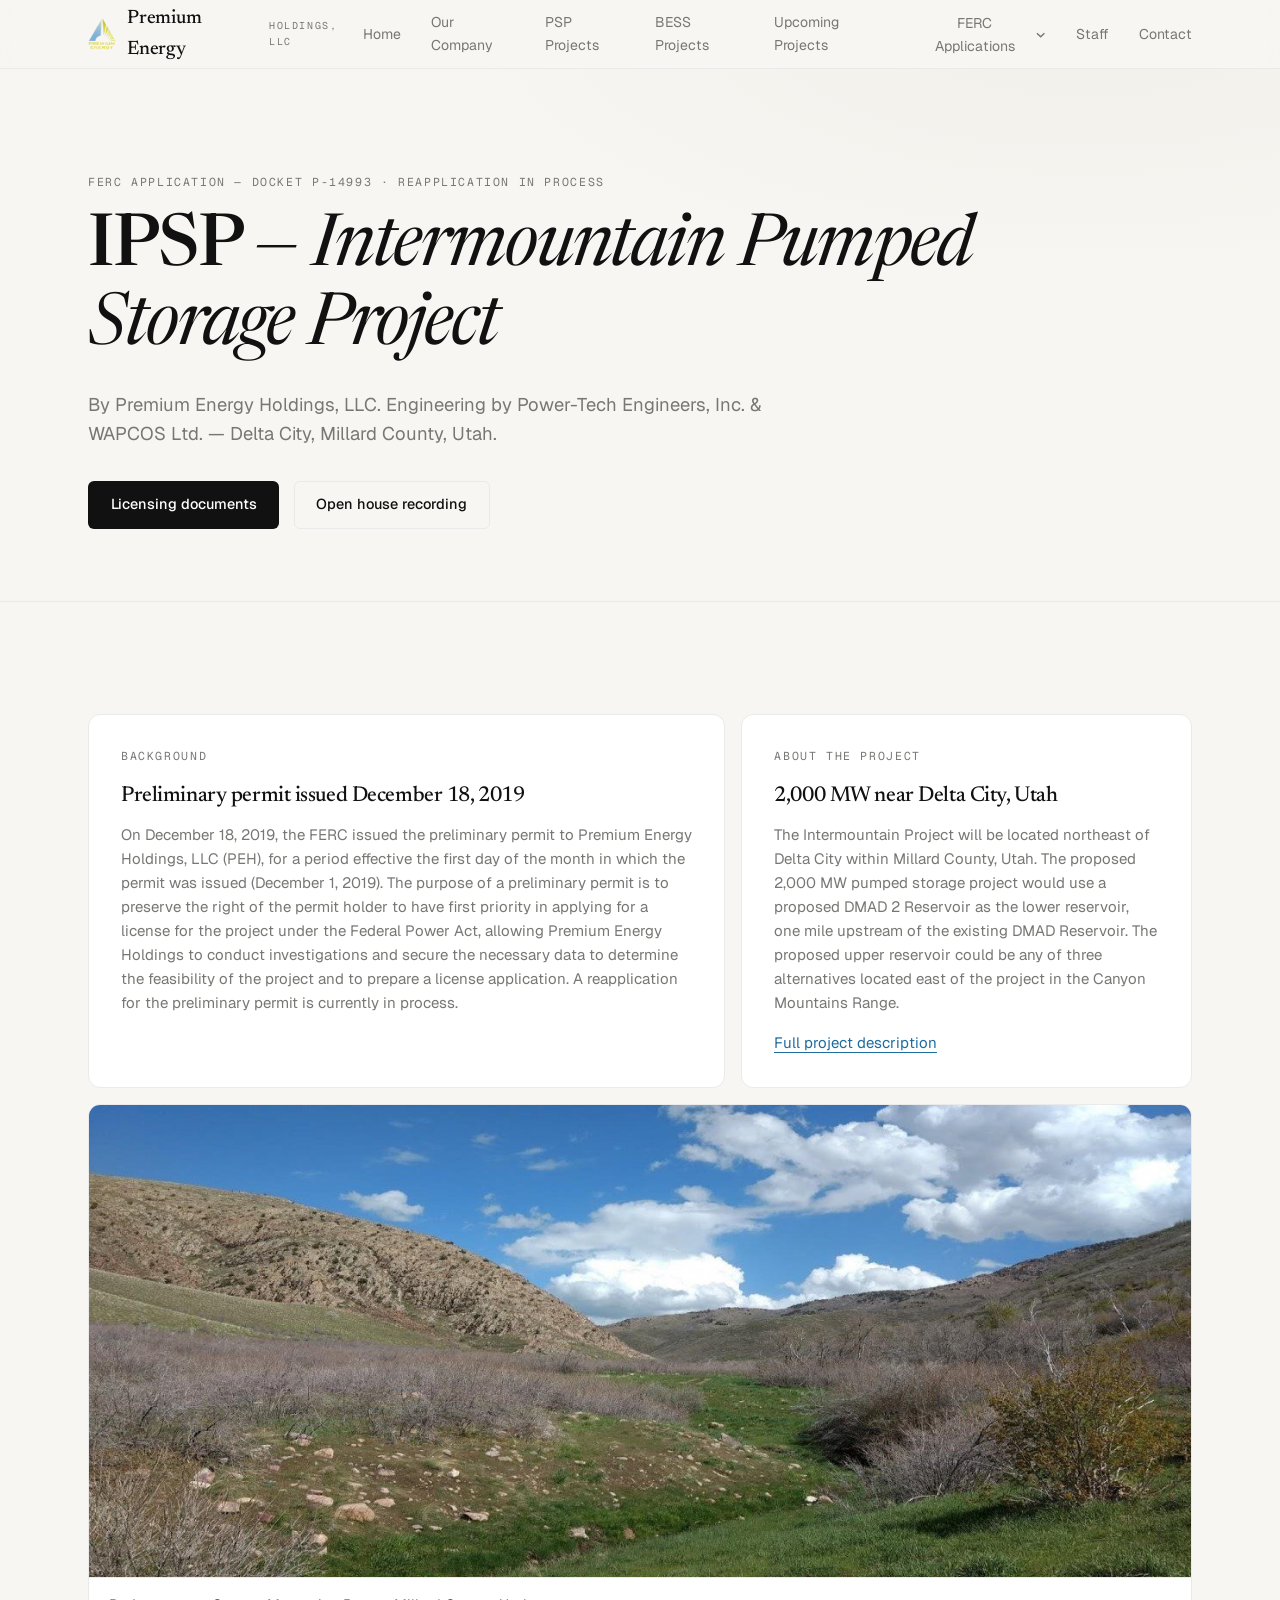
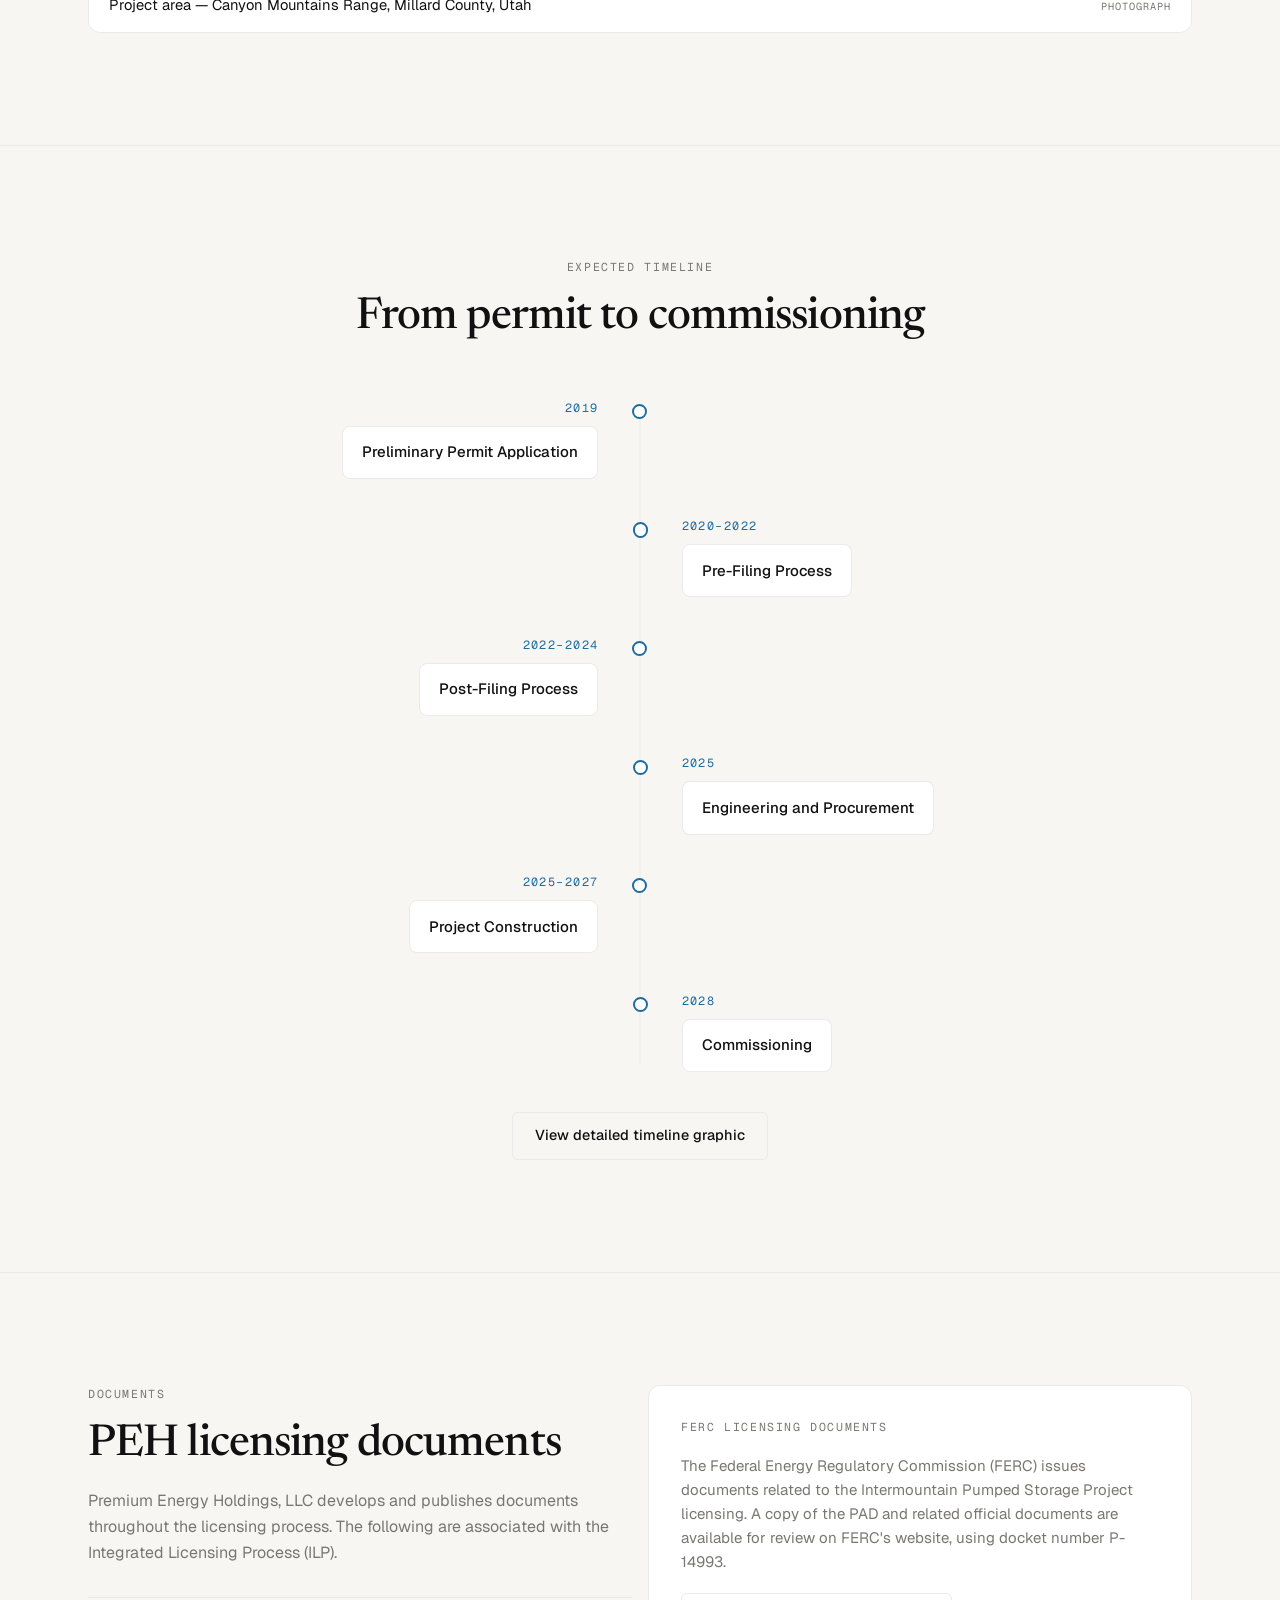
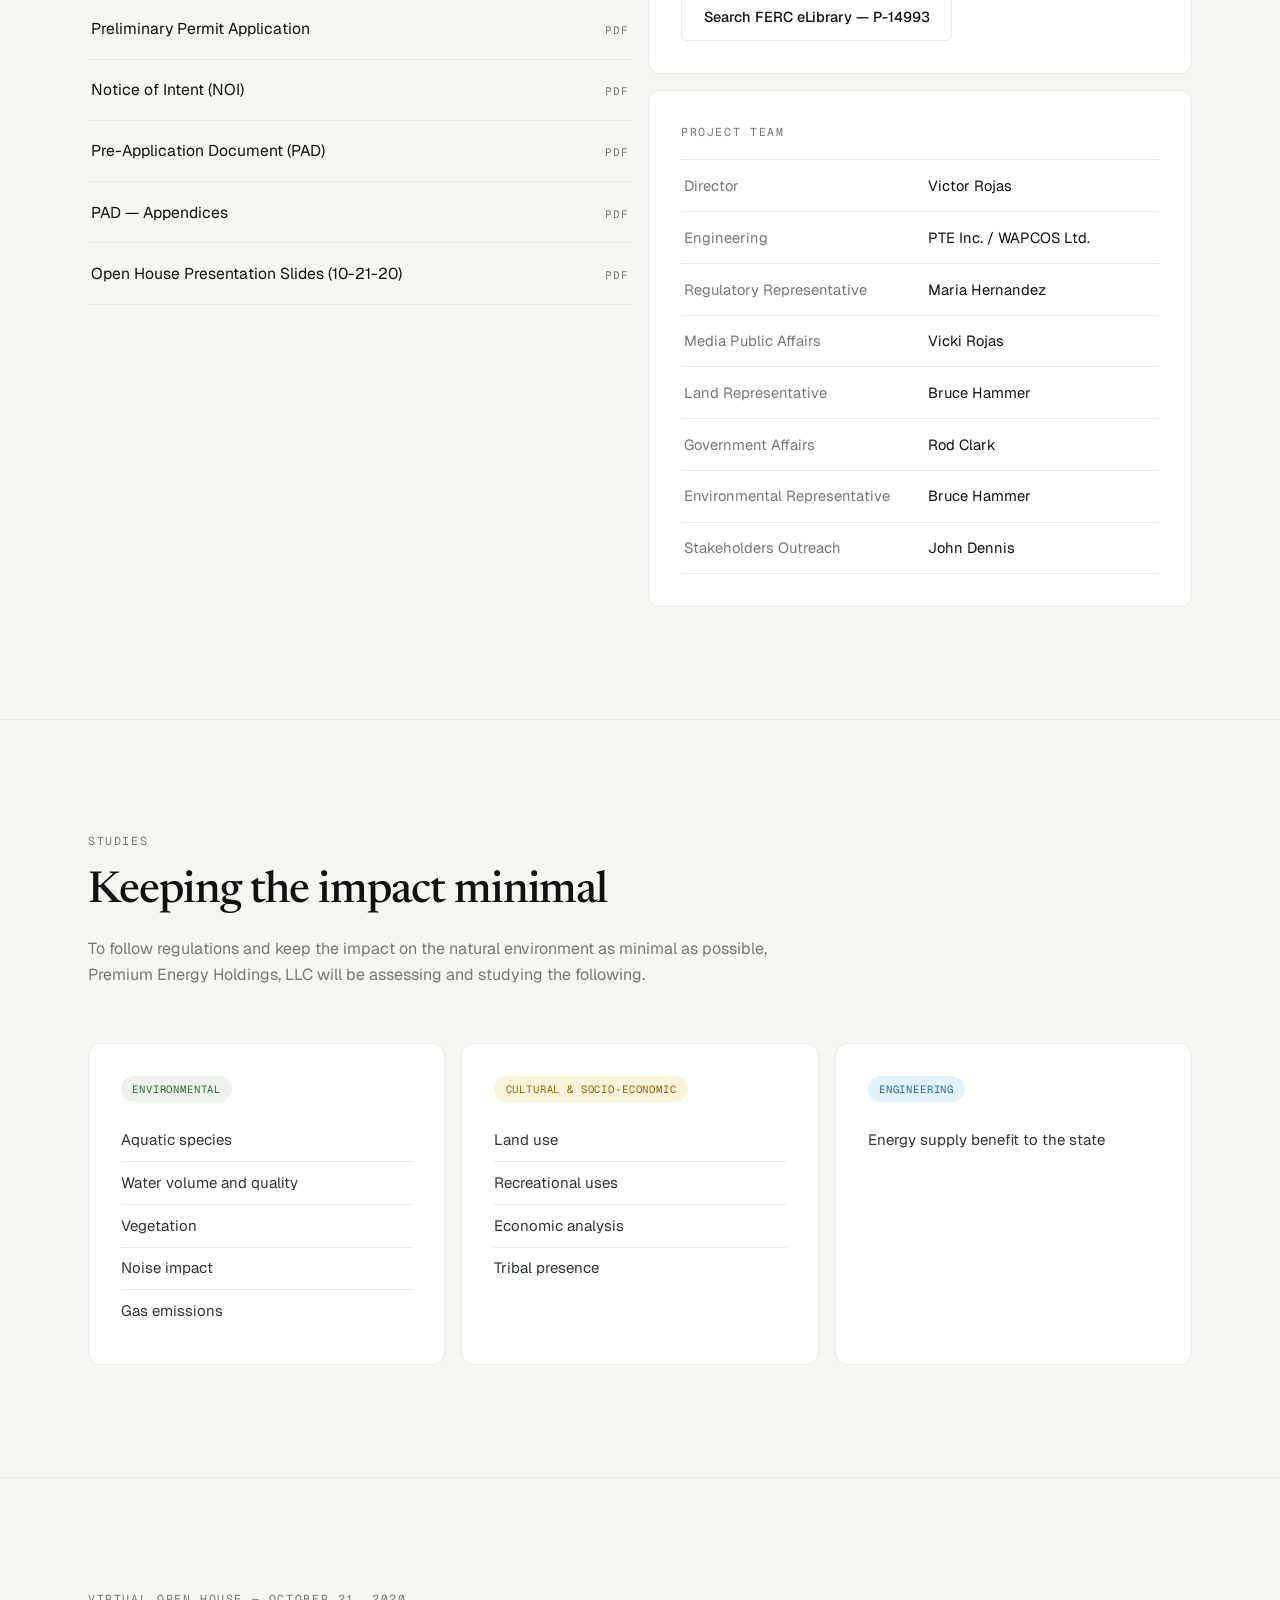
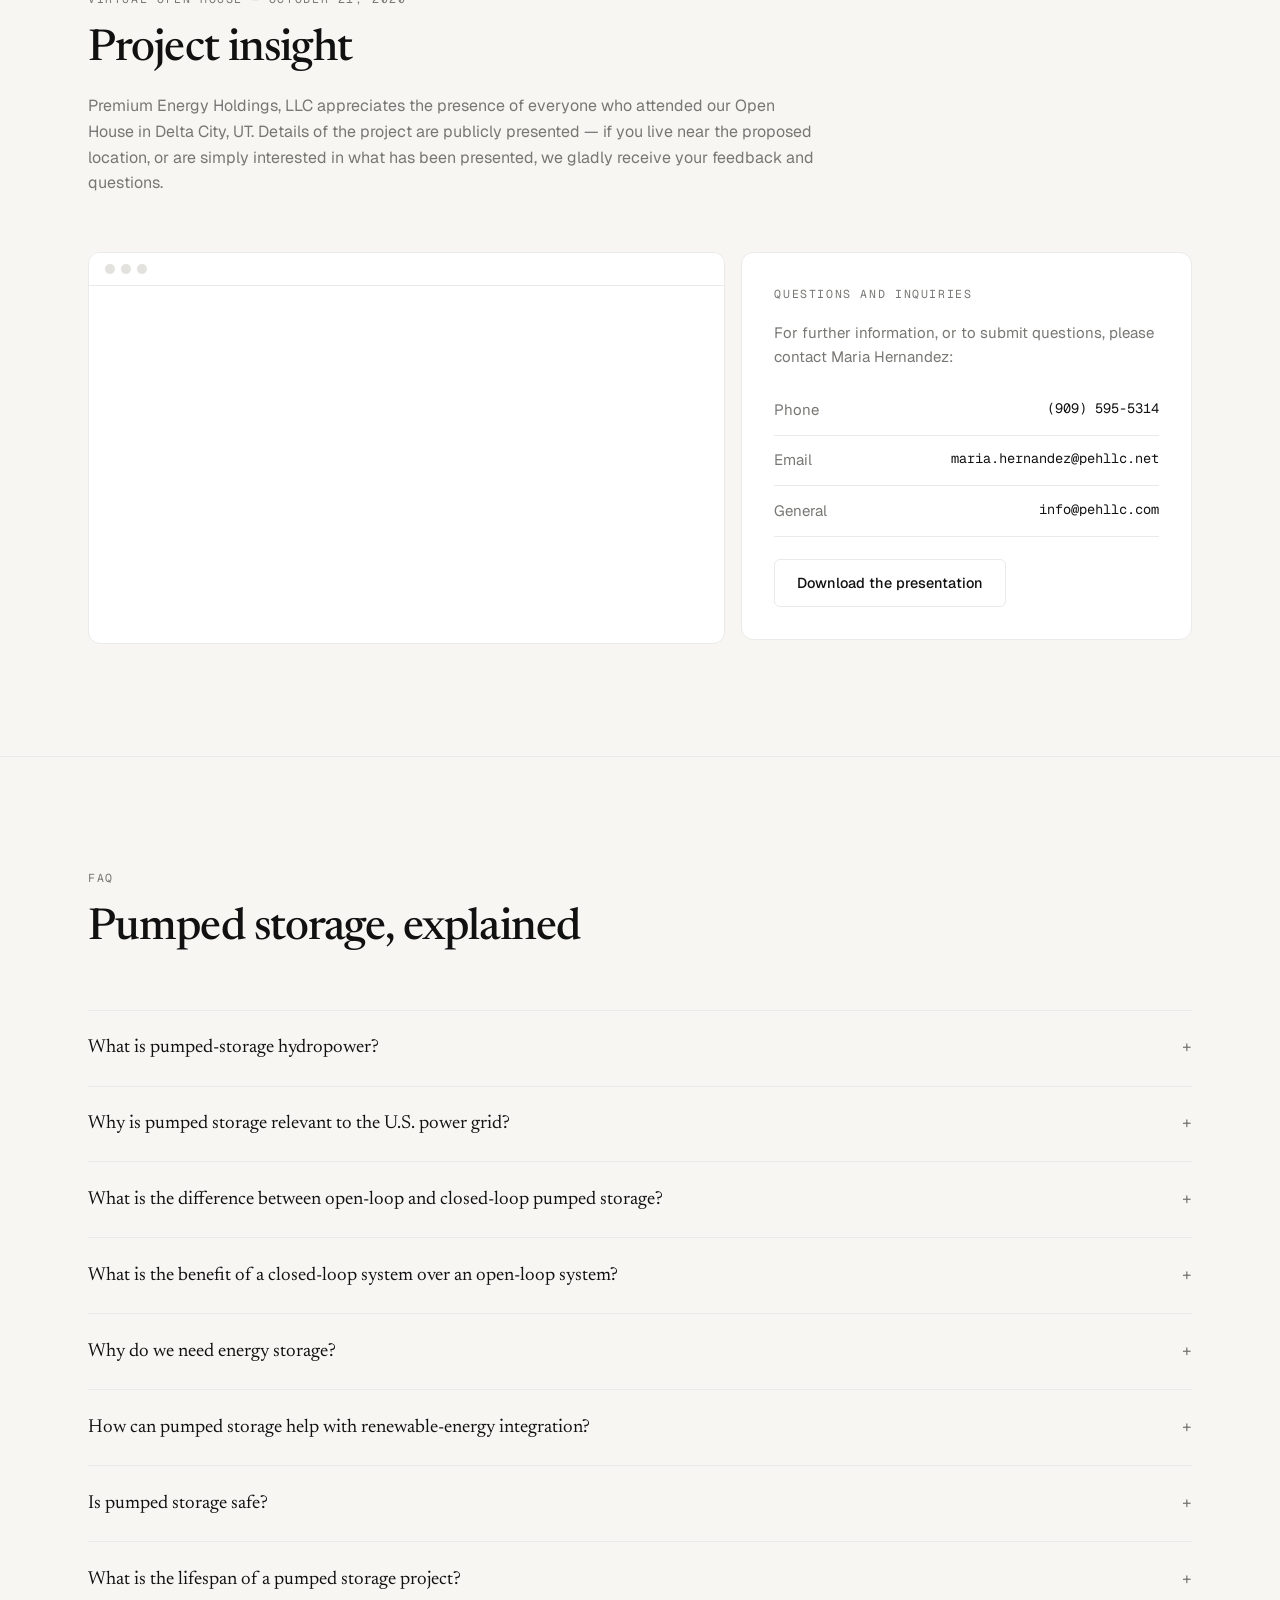
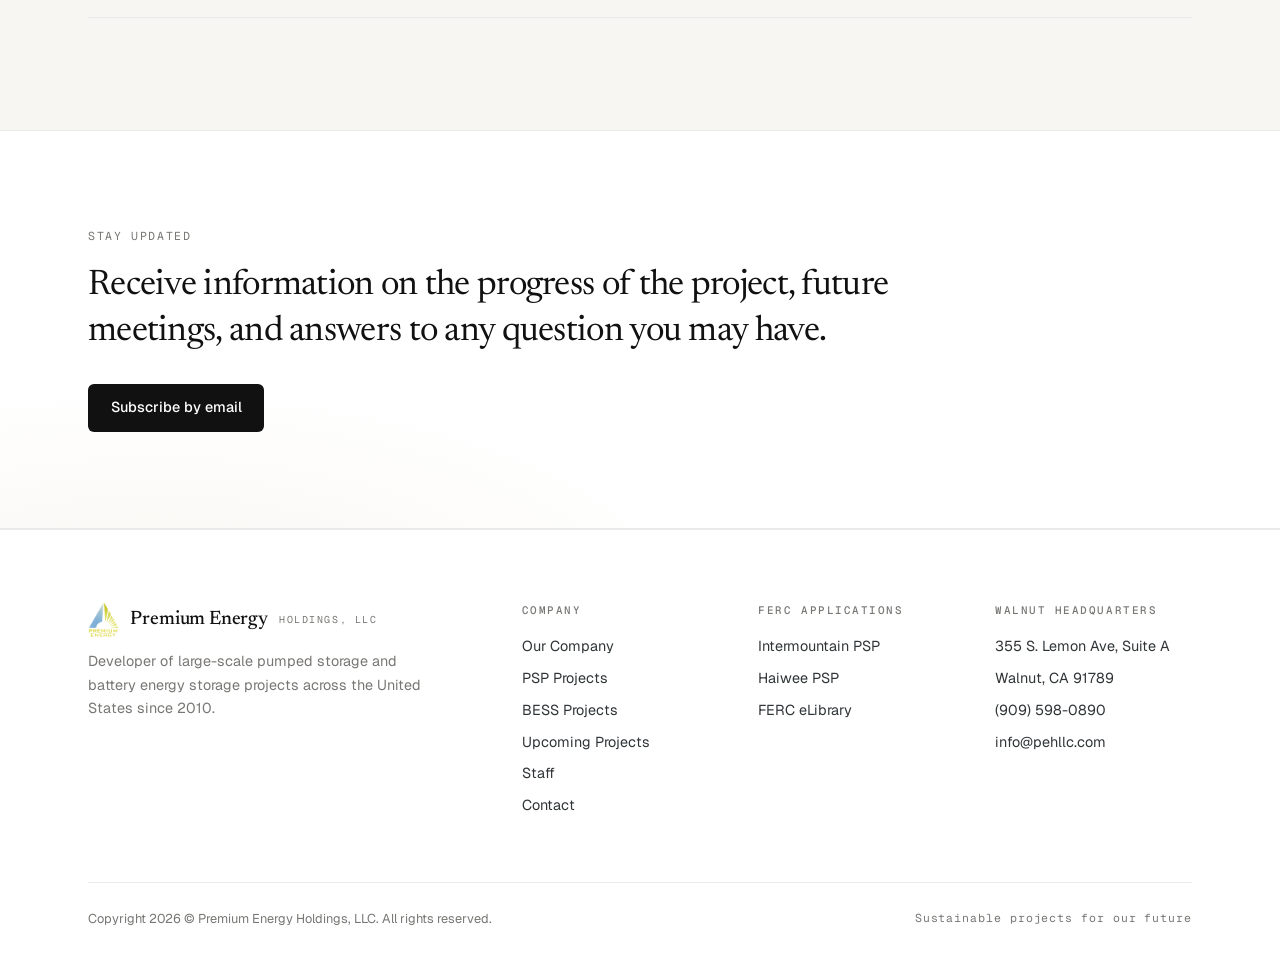
<file: ferc-intermountain.html>
<!DOCTYPE html>
<html lang="en">
<head>
<meta charset="UTF-8">
<meta name="viewport" content="width=device-width, initial-scale=1.0">
<title>Intermountain Pumped Storage — FERC P-14993 | Premium Energy Holdings</title>
<meta name="description" content="2,000 MW closed-loop pumped storage in Millard County, Utah. FERC licensing documents, studies, timeline to 2028 commissioning, and public participation.">
<link rel="preconnect" href="https://fonts.googleapis.com">
<link rel="preconnect" href="https://fonts.gstatic.com" crossorigin>
<link href="https://fonts.googleapis.com/css2?family=Geist:wght@400;500;600&family=Geist+Mono:wght@400;500&family=Newsreader:ital,opsz,wght@0,6..72,400;0,6..72,500;1,6..72,400;1,6..72,500&display=swap" rel="stylesheet">
<link rel="icon" type="image/png" href="assets/logo_pehllce_02.png">
<link rel="canonical" href="https://premiumenergyholdings.com/ferc-intermountain.html">
<meta name="theme-color" content="#F7F6F3">
<meta property="og:type" content="website">
<meta property="og:site_name" content="Premium Energy Holdings, LLC">
<meta property="og:title" content="Intermountain Pumped Storage — FERC P-14993 | Premium Energy Holdings">
<meta property="og:description" content="2,000 MW closed-loop pumped storage in Millard County, Utah. FERC licensing documents, studies, timeline to 2028 commissioning, and public participation.">
<meta property="og:url" content="https://premiumenergyholdings.com/ferc-intermountain.html">
<meta property="og:image" content="https://premiumenergyholdings.com/assets/intermountain-site.jpg">
<meta name="twitter:card" content="summary_large_image">
<meta name="twitter:title" content="Intermountain Pumped Storage — FERC P-14993 | Premium Energy Holdings">
<meta name="twitter:description" content="2,000 MW closed-loop pumped storage in Millard County, Utah. FERC licensing documents, studies, timeline to 2028 commissioning, and public participation.">
<meta name="twitter:image" content="https://premiumenergyholdings.com/assets/intermountain-site.jpg">
<link rel="stylesheet" href="styles.css">
<script type="application/ld+json">{"@context": "https://schema.org", "@type": "Organization", "name": "Premium Energy Holdings, LLC", "url": "https://premiumenergyholdings.com/", "logo": "https://premiumenergyholdings.com/assets/logo_pehllce_02.png", "foundingDate": "2010", "telephone": "+1-909-598-0890", "email": "info@pehllc.com", "description": "Developer of grid-scale pumped storage hydropower and long-duration battery energy storage projects across the United States.", "address": {"@type": "PostalAddress", "streetAddress": "355 S. Lemon Ave, Suite A", "addressLocality": "Walnut", "addressRegion": "CA", "postalCode": "91789", "addressCountry": "US"}}</script>
<script type="application/ld+json">{"@context": "https://schema.org", "@type": "FAQPage", "mainEntity": [{"@type": "Question", "name": "What is pumped-storage hydropower?", "acceptedAnswer": {"@type": "Answer", "text": "Please check out this video provided by the U.S. Department of Energy: What is Pumped-Storage Hydropower."}}, {"@type": "Question", "name": "Why is pumped storage relevant to the U.S. power grid?", "acceptedAnswer": {"@type": "Answer", "text": "Currently, pumped storage accounts for around 95% of all utility-scale energy storage in the U.S. However, as stated by the Energy Information Administration (EIA), most of the pumped storage generators were built in the 1970s. The ever-increasing energy demand challenges electric utilities and investors to keep pace by developing long-term projects that help cover the electric demand. Besides providing energy supply, pumped storage also provides reliability to the grid."}}, {"@type": "Question", "name": "What is the difference between open-loop and closed-loop pumped storage?", "acceptedAnswer": {"@type": "Answer", "text": "Closed-loop pumped storage projects have a lower and upper reservoir which are not connected to any other body of water (such as a river); the same water is repeatedly used in the charging and discharging process. Open-loop projects are connected to an ongoing stream of water, which is used in the charge/discharge process to store and deliver energy — storage capacity depends on the water available in the natural water feature."}}, {"@type": "Question", "name": "What is the benefit of a closed-loop system over an open-loop system?", "acceptedAnswer": {"@type": "Answer", "text": "In general, closed-loop projects have less impact on aquatic resources. These impacts are primarily related to the initial reservoir filling process."}}, {"@type": "Question", "name": "Why do we need energy storage?", "acceptedAnswer": {"@type": "Answer", "text": "Energy storage consists of collecting electrical energy when there is an excess of generation, and delivering it to the grid later. The most common large-scale energy storage is pumped storage, which can replace thermal generation, substitute the need for spinning reserve, or increase reliability and stability of the grid. It is also used to store energy from intermittent renewable sources such as solar or wind farms."}}, {"@type": "Question", "name": "How can pumped storage help with renewable-energy integration?", "acceptedAnswer": {"@type": "Answer", "text": "Pumped storage facilities can help meet greenhouse gas emissions reduction targets and build clean renewable energy capacity. In addition, these plants enhance the reliability and stability of the grid."}}, {"@type": "Question", "name": "Is pumped storage safe?", "acceptedAnswer": {"@type": "Answer", "text": "Any storage solution must comply with safety requirements in order to be sustainable. The main risk related to pumped storage facilities is dam safety: dam failure can affect downstream communities and the environment. Nevertheless, pumped hydro technology is mature, dam risks are generally well understood and managed, and the frequency of dam safety events is very low."}}, {"@type": "Question", "name": "What is the lifespan of a pumped storage project?", "acceptedAnswer": {"@type": "Answer", "text": "Pumped storage hydro is a proven technology with a typical lifespan well over 50 years, and it is the most cost-effective solution for large-scale energy storage — compared to batteries, which currently last between 8 and 15 years."}}]}</script>
</head>
<body>

<header class="site-header">
  <div class="wrap">
    <a class="brand" href="index.html">
      <img class="brand-logo" src="assets/logo_pehllce_02.png" alt="Premium Energy Holdings logo">
      <span class="brand-name">Premium Energy</span>
      <span class="brand-tag">Holdings, LLC</span>
    </a>
    <button class="nav-toggle" aria-expanded="false" aria-controls="nav">Menu</button>
    <nav class="nav" id="nav">
      <a href="index.html">Home</a>
      <a href="our-company.html">Our Company</a>
      <a href="psp-projects.html">PSP Projects</a>
      <a href="bess-projects.html">BESS Projects</a>
      <a href="upcoming-projects.html">Upcoming Projects</a>
      <div class="nav-group">
        <button type="button" aria-haspopup="true">FERC Applications
          <svg viewBox="0 0 10 6" fill="none" aria-hidden="true"><path d="M1 1l4 4 4-4" stroke="currentColor" stroke-width="1.5"/></svg>
        </button>
        <div class="nav-dropdown">
          <a href="ferc-intermountain.html">Intermountain Pumped Storage<span class="drop-meta">FERC Docket P-14993</span></a>
          <a href="ferc-haiwee.html">Haiwee Pumped Storage<span class="drop-meta">FERC Docket P-15307</span></a>
        </div>
      </div>
      <a href="staff.html">Staff</a>
      <a href="contact.html">Contact</a>
    </nav>
  </div>
</header>

<main>

  <section class="page-hero">
    <div class="wrap">
      <span class="eyebrow">FERC Application &mdash; Docket P-14993 &middot; Reapplication in process</span>
      <h1>IPSP <span class="serif-i">&mdash; Intermountain Pumped Storage Project</span></h1>
      <p class="lede">By Premium Energy Holdings, LLC. Engineering by Power-Tech Engineers, Inc. &amp; WAPCOS Ltd. &mdash; Delta City, Millard County, Utah.</p>
      <div class="hero-actions" style="margin-top:2rem">
        <a class="btn btn-dark" href="#documents">Licensing documents</a>
        <a class="btn btn-ghost" href="#events">Open house recording</a>
      </div>
    </div>
  </section>

  <!-- Background -->
  <section class="section">
    <div class="wrap">
      <div class="bento">
        <div class="card span-7 reveal">
          <span class="eyebrow">Background</span>
          <h3>Preliminary permit issued December 18, 2019</h3>
          <p style="margin-top:0.8rem">On December 18, 2019, the FERC issued the preliminary permit to Premium Energy Holdings, LLC (PEH), for a period effective the first day of the month in which the permit was issued (December 1, 2019). The purpose of a preliminary permit is to preserve the right of the permit holder to have first priority in applying for a license for the project under the Federal Power Act, allowing Premium Energy Holdings to conduct investigations and secure the necessary data to determine the feasibility of the project and to prepare a license application. A reapplication for the preliminary permit is currently in process.</p>
        </div>
        <div class="card span-5 reveal">
          <span class="eyebrow">About the project</span>
          <h3>2,000 MW near Delta City, Utah</h3>
          <p style="margin-top:0.8rem">The Intermountain Project will be located northeast of Delta City within Millard County, Utah. The proposed 2,000 MW pumped storage project would use a proposed DMAD 2 Reservoir as the lower reservoir, one mile upstream of the existing DMAD Reservoir. The proposed upper reservoir could be any of three alternatives located east of the project in the Canyon Mountains Range.</p>
          <p style="margin-top:1rem"><a href="psp-projects.html#intermountain" style="color:var(--pastel-blue-tx);border-bottom:1px solid currentColor">Full project description</a></p>
        </div>
        <figure class="figure-frame span-12 reveal">
          <a href="assets/intermountain-site.jpg" data-lightbox="Intermountain project area — Canyon Mountains Range, Millard County, Utah">
            <img src="assets/intermountain-site.jpg" alt="Canyon Mountains Range landscape at the proposed Intermountain project area" loading="lazy" style="aspect-ratio: 21 / 9;">
          </a>
          <figcaption>
            <span class="cap-title">Project area &mdash; Canyon Mountains Range, Millard County, Utah</span>
            <span class="cap-kind">Photograph</span>
          </figcaption>
        </figure>
      </div>
    </div>
  </section>

  <!-- Timeline -->
  <section class="section section--line" id="timeline">
    <div class="wrap">
      <div class="section-head reveal" style="text-align:center;margin-left:auto;margin-right:auto">
        <span class="eyebrow">Expected timeline</span>
        <h2>From permit to commissioning</h2>
      </div>
      <div class="vtimeline">
        <div class="vt-item reveal">
          <span class="vt-year">2019</span>
          <span class="vt-card">Preliminary Permit Application</span>
        </div>
        <div class="vt-item reveal">
          <span class="vt-year">2020&ndash;2022</span>
          <span class="vt-card">Pre-Filing Process</span>
        </div>
        <div class="vt-item reveal">
          <span class="vt-year">2022&ndash;2024</span>
          <span class="vt-card">Post-Filing Process</span>
        </div>
        <div class="vt-item reveal">
          <span class="vt-year">2025</span>
          <span class="vt-card">Engineering and Procurement</span>
        </div>
        <div class="vt-item reveal">
          <span class="vt-year">2025&ndash;2027</span>
          <span class="vt-card">Project Construction</span>
        </div>
        <div class="vt-item reveal">
          <span class="vt-year">2028</span>
          <span class="vt-card">Commissioning</span>
        </div>
      </div>
      <p class="reveal" style="text-align:center;margin-top:2.5rem">
        <a class="btn btn-ghost" href="assets/intermountain-timeline.png" data-lightbox="Intermountain Pumped Storage — expected timeline (detailed)">View detailed timeline graphic</a>
      </p>
    </div>
  </section>

  <!-- Documents -->
  <section class="section section--line" id="documents">
    <div class="wrap">
      <div class="bento">
        <div class="span-6 reveal">
          <div class="section-head" style="margin-bottom:2rem">
            <span class="eyebrow">Documents</span>
            <h2>PEH licensing documents</h2>
            <p>Premium Energy Holdings, LLC develops and publishes documents throughout the licensing process. The following are associated with the Integrated Licensing Process (ILP).</p>
          </div>
          <div class="doc-list">
            <a href="https://web.archive.org/web/20260309151720/https://premiumenergyholdings.com/images/docs/IntermountainPSP_PreliminaryPermit.pdf" target="_blank" rel="noopener">
              <span class="doc-name">Preliminary Permit Application</span><span class="doc-kind">PDF</span>
            </a>
            <a href="https://web.archive.org/web/20260309151720/https://premiumenergyholdings.com/images/docs/IPSP_Notice_of_Intent_NOI.pdf" target="_blank" rel="noopener">
              <span class="doc-name">Notice of Intent (NOI)</span><span class="doc-kind">PDF</span>
            </a>
            <a href="https://web.archive.org/web/20260309151720/https://premiumenergyholdings.com/images/docs/IPSP_Pre-Application_Document_PAD.pdf" target="_blank" rel="noopener">
              <span class="doc-name">Pre-Application Document (PAD)</span><span class="doc-kind">PDF</span>
            </a>
            <a href="https://web.archive.org/web/20260309151720/https://premiumenergyholdings.com/images/docs/IPSP_-_Appendices_-_PAD.pdf" target="_blank" rel="noopener">
              <span class="doc-name">PAD &mdash; Appendices</span><span class="doc-kind">PDF</span>
            </a>
            <a href="https://web.archive.org/web/20260309151720/https://premiumenergyholdings.com/images/docs/PEH_-_IPSP_Open_House_-_10-21-20.pdf" target="_blank" rel="noopener">
              <span class="doc-name">Open House Presentation Slides (10-21-20)</span><span class="doc-kind">PDF</span>
            </a>
          </div>
        </div>
        <div class="span-6 reveal">
          <div class="card" style="margin-bottom:1rem">
            <span class="eyebrow">FERC licensing documents</span>
            <p>The Federal Energy Regulatory Commission (FERC) issues documents related to the Intermountain Pumped Storage Project licensing. A copy of the PAD and related official documents are available for review on FERC's website, using docket number P-14993.</p>
            <p style="margin-top:1.2rem"><a class="btn btn-ghost" href="https://elibrary.ferc.gov/eLibrary/search" target="_blank" rel="noopener">Search FERC eLibrary &mdash; P-14993</a></p>
          </div>
          <div class="card">
            <span class="eyebrow">Project team</span>
            <dl class="roster">
              <div><dt>Director</dt><dd>Victor Rojas</dd></div>
              <div><dt>Engineering</dt><dd>PTE Inc. / WAPCOS Ltd.</dd></div>
              <div><dt>Regulatory Representative</dt><dd>Maria Hernandez</dd></div>
              <div><dt>Media Public Affairs</dt><dd>Vicki Rojas</dd></div>
              <div><dt>Land Representative</dt><dd>Bruce Hammer</dd></div>
              <div><dt>Government Affairs</dt><dd>Rod Clark</dd></div>
              <div><dt>Environmental Representative</dt><dd>Bruce Hammer</dd></div>
              <div><dt>Stakeholders Outreach</dt><dd>John Dennis</dd></div>
            </dl>
          </div>
        </div>
      </div>
    </div>
  </section>

  <!-- Studies -->
  <section class="section section--line">
    <div class="wrap">
      <div class="section-head reveal">
        <span class="eyebrow">Studies</span>
        <h2>Keeping the impact minimal</h2>
        <p>To follow regulations and keep the impact on the natural environment as minimal as possible, Premium Energy Holdings, LLC will be assessing and studying the following.</p>
      </div>
      <div class="bento">
        <div class="card span-4 reveal">
          <div class="card-head"><span class="tag tag-green">Environmental</span></div>
          <ul style="list-style:none;font-size:0.94rem">
            <li style="padding:0.55rem 0;border-bottom:1px solid var(--line)">Aquatic species</li>
            <li style="padding:0.55rem 0;border-bottom:1px solid var(--line)">Water volume and quality</li>
            <li style="padding:0.55rem 0;border-bottom:1px solid var(--line)">Vegetation</li>
            <li style="padding:0.55rem 0;border-bottom:1px solid var(--line)">Noise impact</li>
            <li style="padding:0.55rem 0">Gas emissions</li>
          </ul>
        </div>
        <div class="card span-4 reveal">
          <div class="card-head"><span class="tag tag-yellow">Cultural &amp; socio-economic</span></div>
          <ul style="list-style:none;font-size:0.94rem">
            <li style="padding:0.55rem 0;border-bottom:1px solid var(--line)">Land use</li>
            <li style="padding:0.55rem 0;border-bottom:1px solid var(--line)">Recreational uses</li>
            <li style="padding:0.55rem 0;border-bottom:1px solid var(--line)">Economic analysis</li>
            <li style="padding:0.55rem 0">Tribal presence</li>
          </ul>
        </div>
        <div class="card span-4 reveal">
          <div class="card-head"><span class="tag tag-blue">Engineering</span></div>
          <ul style="list-style:none;font-size:0.94rem">
            <li style="padding:0.55rem 0">Energy supply benefit to the state</li>
          </ul>
        </div>
      </div>
    </div>
  </section>

  <!-- Open house -->
  <section class="section section--line" id="events">
    <div class="wrap">
      <div class="section-head reveal">
        <span class="eyebrow">Virtual open house &mdash; October 21, 2020</span>
        <h2>Project insight</h2>
        <p>Premium Energy Holdings, LLC appreciates the presence of everyone who attended our Open House in Delta City, UT. Details of the project are publicly presented &mdash; if you live near the proposed location, or are simply interested in what has been presented, we gladly receive your feedback and questions.</p>
      </div>
      <div class="bento">
        <div class="span-7 reveal">
          <div class="embed-frame">
            <div class="embed-chrome"><span></span><span></span><span></span></div>
            <iframe src="https://www.youtube-nocookie.com/embed/MdaJ_1peCoY" title="Intermountain Pumped Storage — Virtual Open House recording" loading="lazy" allowfullscreen></iframe>
          </div>
        </div>
        <div class="span-5 reveal">
          <div class="card">
            <span class="eyebrow">Questions and inquiries</span>
            <p>For further information, or to submit questions, please contact Maria Hernandez:</p>
            <div class="contact-line" style="margin-top:1rem"><span class="k">Phone</span><span class="v">(909) 595-5314</span></div>
            <div class="contact-line"><span class="k">Email</span><span class="v"><a href="mailto:maria.hernandez@pehllc.net">maria.hernandez@pehllc.net</a></span></div>
            <div class="contact-line"><span class="k">General</span><span class="v"><a href="mailto:info@pehllc.com">info@pehllc.com</a></span></div>
            <p style="margin-top:1.4rem"><a class="btn btn-ghost" href="https://web.archive.org/web/20260309151720/https://premiumenergyholdings.com/images/docs/PEH_-_IPSP_Open_House_-_10-21-20.pdf" target="_blank" rel="noopener">Download the presentation</a></p>
          </div>
        </div>
      </div>
    </div>
  </section>

  <!-- FAQ -->
  <section class="section section--line" id="faq">
    <div class="wrap">
      <div class="section-head reveal">
        <span class="eyebrow">FAQ</span>
        <h2>Pumped storage, explained</h2>
      </div>
      <div class="faq reveal">
        <details>
          <summary>What is pumped-storage hydropower?<span class="faq-icon"></span></summary>
          <div class="faq-body"><p>Please check out this video provided by the U.S. Department of Energy: <a href="https://www.youtube.com/watch?v=ehskGrg8hEA" target="_blank" rel="noopener">What is Pumped-Storage Hydropower</a>.</p></div>
        </details>
        <details>
          <summary>Why is pumped storage relevant to the U.S. power grid?<span class="faq-icon"></span></summary>
          <div class="faq-body"><p>Currently, pumped storage accounts for around 95% of all utility-scale energy storage in the U.S. However, as stated by the Energy Information Administration (EIA), most of the pumped storage generators were built in the 1970s. The ever-increasing energy demand challenges electric utilities and investors to keep pace by developing long-term projects that help cover the electric demand. Besides providing energy supply, pumped storage also provides reliability to the grid.</p></div>
        </details>
        <details>
          <summary>What is the difference between open-loop and closed-loop pumped storage?<span class="faq-icon"></span></summary>
          <div class="faq-body"><p>Closed-loop pumped storage projects have a lower and upper reservoir which are not connected to any other body of water (such as a river); the same water is repeatedly used in the charging and discharging process. Open-loop projects are connected to an ongoing stream of water, which is used in the charge/discharge process to store and deliver energy &mdash; storage capacity depends on the water available in the natural water feature.</p></div>
        </details>
        <details>
          <summary>What is the benefit of a closed-loop system over an open-loop system?<span class="faq-icon"></span></summary>
          <div class="faq-body"><p>In general, closed-loop projects have less impact on aquatic resources. These impacts are primarily related to the initial reservoir filling process.</p></div>
        </details>
        <details>
          <summary>Why do we need energy storage?<span class="faq-icon"></span></summary>
          <div class="faq-body"><p>Energy storage consists of collecting electrical energy when there is an excess of generation, and delivering it to the grid later. The most common large-scale energy storage is pumped storage, which can replace thermal generation, substitute the need for spinning reserve, or increase reliability and stability of the grid. It is also used to store energy from intermittent renewable sources such as solar or wind farms.</p></div>
        </details>
        <details>
          <summary>How can pumped storage help with renewable-energy integration?<span class="faq-icon"></span></summary>
          <div class="faq-body"><p>Pumped storage facilities can help meet greenhouse gas emissions reduction targets and build clean renewable energy capacity. In addition, these plants enhance the reliability and stability of the grid.</p></div>
        </details>
        <details>
          <summary>Is pumped storage safe?<span class="faq-icon"></span></summary>
          <div class="faq-body"><p>Any storage solution must comply with safety requirements in order to be sustainable. The main risk related to pumped storage facilities is dam safety: dam failure can affect downstream communities and the environment. Nevertheless, pumped hydro technology is mature, dam risks are generally well understood and managed, and the frequency of dam safety events is very low.</p></div>
        </details>
        <details>
          <summary>What is the lifespan of a pumped storage project?<span class="faq-icon"></span></summary>
          <div class="faq-body"><p>Pumped storage hydro is a proven technology with a typical lifespan well over 50 years, and it is the most cost-effective solution for large-scale energy storage &mdash; compared to batteries, which currently last between 8 and 15 years.</p></div>
        </details>
      </div>
    </div>
  </section>

  <!-- Subscribe -->
  <section class="quote-band" id="subscribe">
    <div class="wrap reveal">
      <span class="eyebrow">Stay updated</span>
      <blockquote>Receive information on the progress of the project, future meetings, and answers to any question you may have.</blockquote>
      <p style="margin-top:1.8rem"><a class="btn btn-dark" href="mailto:info@pehllc.com?subject=Subscribe%20—%20Intermountain%20Pumped%20Storage%20Project">Subscribe by email</a></p>
    </div>
  </section>

</main>

<footer class="site-footer">
  <div class="wrap">
    <div class="footer-grid">
      <div class="footer-brand">
        <a class="brand" href="index.html">
          <img class="brand-logo" src="assets/logo_pehllce_02.png" alt="Premium Energy Holdings logo">
          <span class="brand-name">Premium Energy</span>
          <span class="brand-tag">Holdings, LLC</span>
        </a>
        <p>Developer of large-scale pumped storage and battery energy storage projects across the United States since 2010.</p>
      </div>
      <div>
        <h5>Company</h5>
        <ul>
          <li><a href="our-company.html">Our Company</a></li>
          <li><a href="psp-projects.html">PSP Projects</a></li>
          <li><a href="bess-projects.html">BESS Projects</a></li>
          <li><a href="upcoming-projects.html">Upcoming Projects</a></li>
          <li><a href="staff.html">Staff</a></li>
          <li><a href="contact.html">Contact</a></li>
        </ul>
      </div>
      <div>
        <h5>FERC Applications</h5>
        <ul>
          <li><a href="ferc-intermountain.html">Intermountain PSP</a></li>
          <li><a href="ferc-haiwee.html">Haiwee PSP</a></li>
          <li><a href="https://elibrary.ferc.gov/eLibrary/search" target="_blank" rel="noopener">FERC eLibrary</a></li>
        </ul>
      </div>
      <div>
        <h5>Walnut Headquarters</h5>
        <ul>
          <li>355 S. Lemon Ave, Suite A</li>
          <li>Walnut, CA 91789</li>
          <li><a href="tel:+19095980890">(909) 598-0890</a></li>
          <li><a href="mailto:info@pehllc.com">info@pehllc.com</a></li>
        </ul>
      </div>
    </div>
    <div class="footer-bottom">
      <span>Copyright 2026 &copy; Premium Energy Holdings, LLC. All rights reserved.</span>
      <span class="mono">Sustainable projects for our future</span>
    </div>
  </div>
</footer>

<script src="main.js"></script>
</body>
</html>
</file>
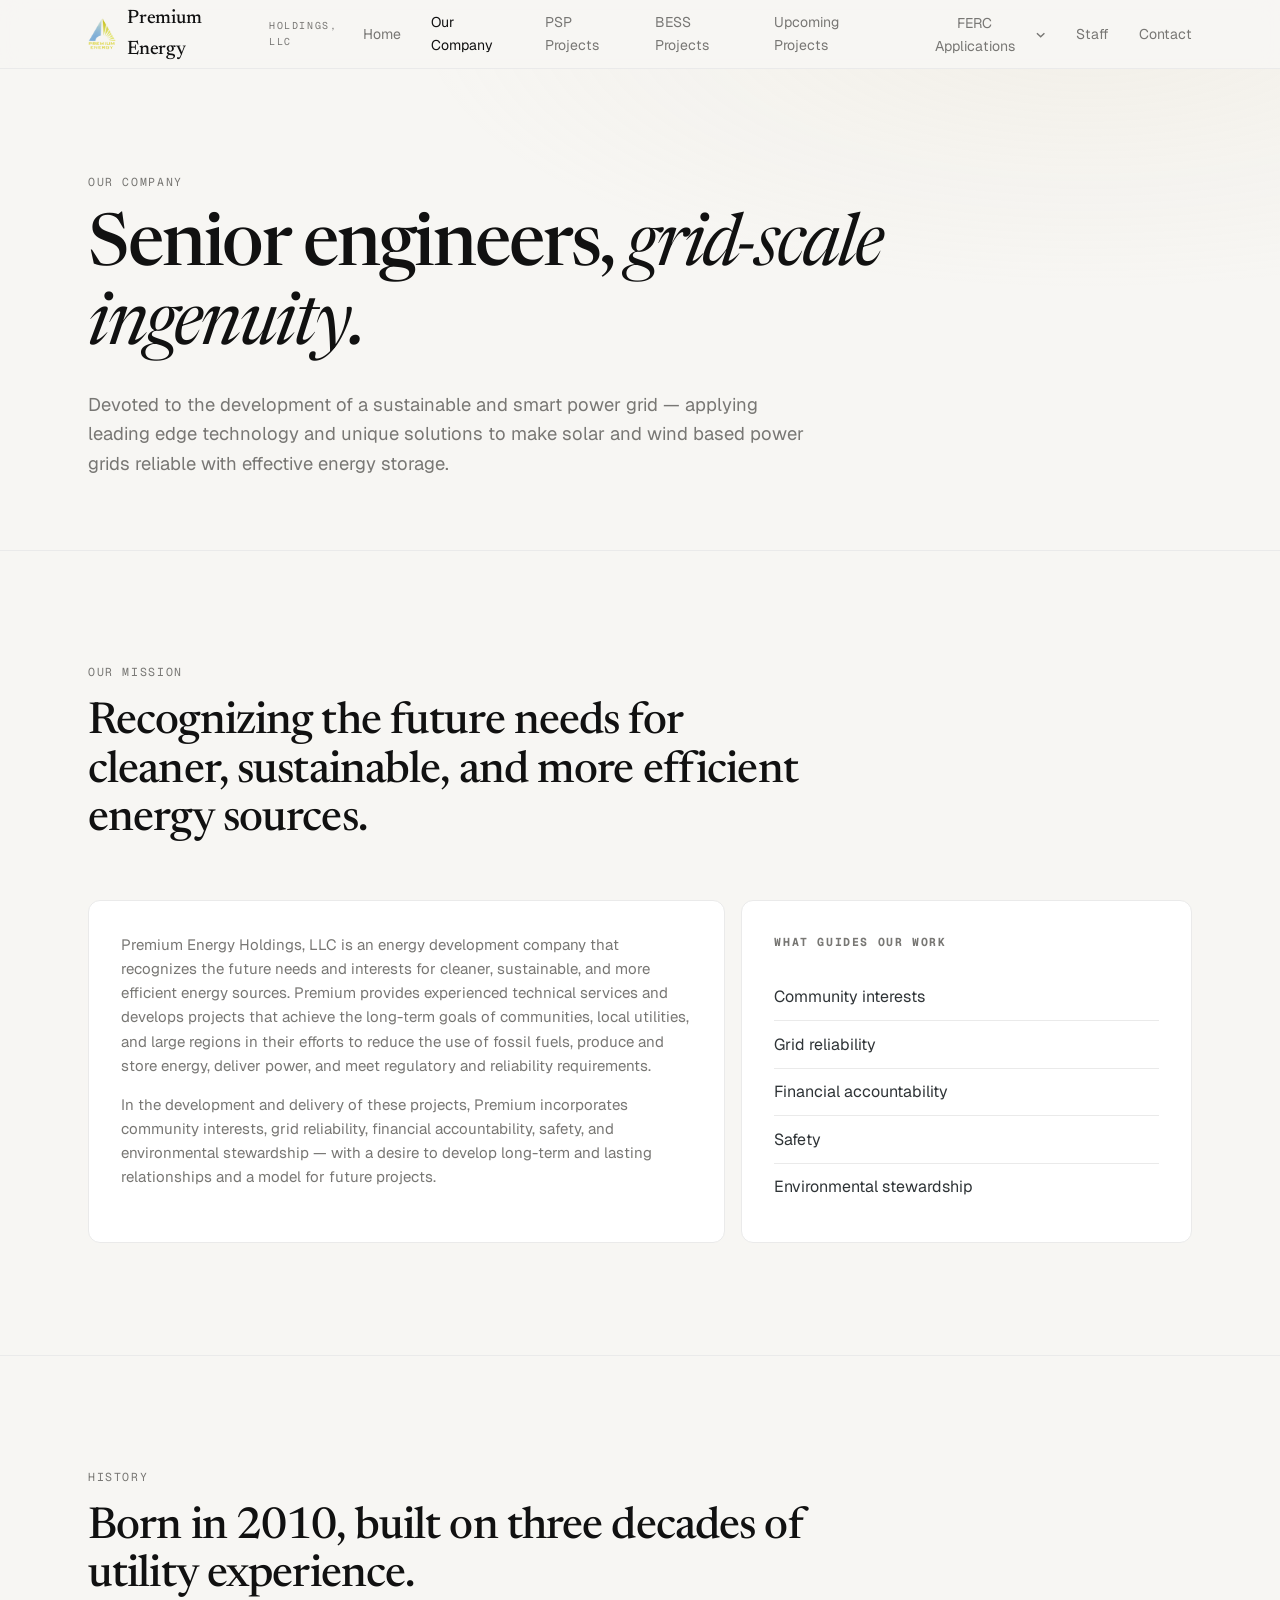
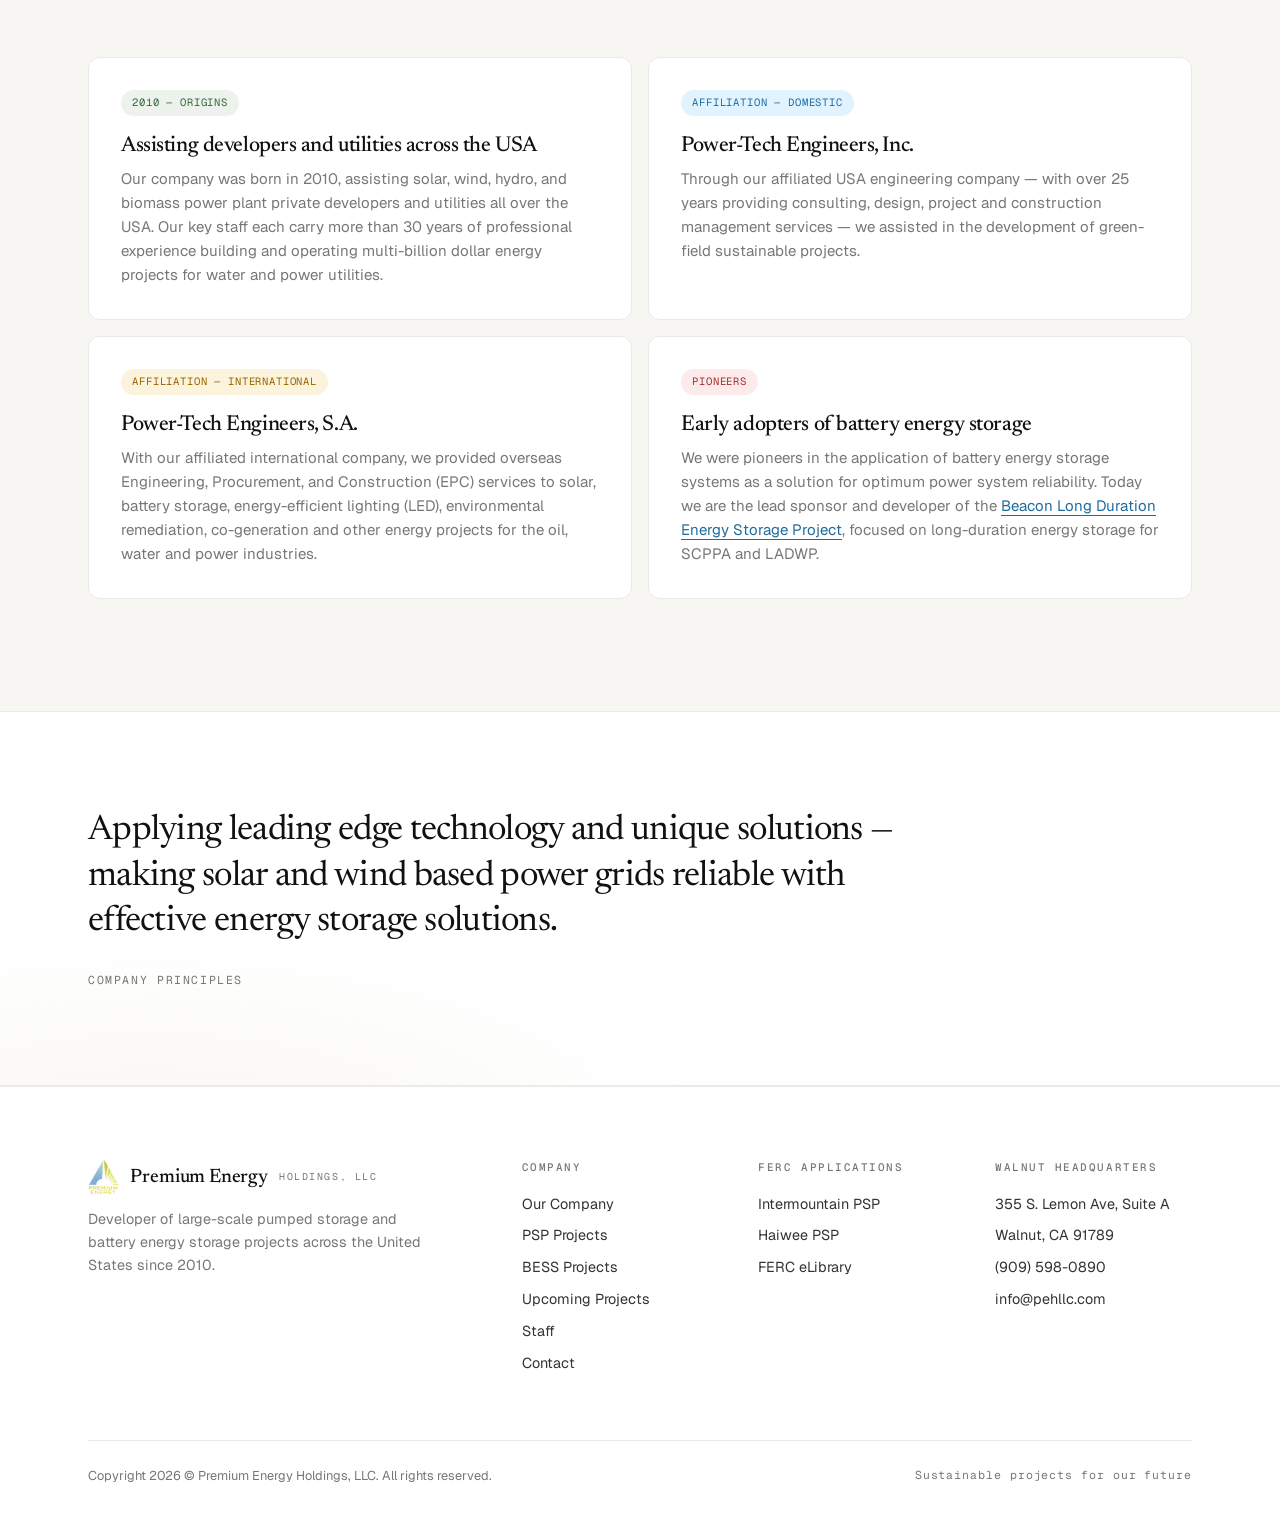
<file: our-company.html>
<!DOCTYPE html>
<html lang="en">
<head>
<meta charset="UTF-8">
<meta name="viewport" content="width=device-width, initial-scale=1.0">
<title>About Us — Senior Energy Storage Engineers | Premium Energy Holdings</title>
<meta name="description" content="Senior engineers developing grid-scale energy storage: pumped storage hydro and long-duration BESS for utilities, governments, and energy investors.">
<link rel="preconnect" href="https://fonts.googleapis.com">
<link rel="preconnect" href="https://fonts.gstatic.com" crossorigin>
<link href="https://fonts.googleapis.com/css2?family=Geist:wght@400;500;600&family=Geist+Mono:wght@400;500&family=Newsreader:ital,opsz,wght@0,6..72,400;0,6..72,500;1,6..72,400;1,6..72,500&display=swap" rel="stylesheet">
<link rel="icon" type="image/png" href="assets/logo_pehllce_02.png">
<link rel="canonical" href="https://premiumenergyholdings.com/our-company.html">
<meta name="theme-color" content="#F7F6F3">
<meta property="og:type" content="website">
<meta property="og:site_name" content="Premium Energy Holdings, LLC">
<meta property="og:title" content="About Us — Senior Energy Storage Engineers | Premium Energy Holdings">
<meta property="og:description" content="Senior engineers developing grid-scale energy storage: pumped storage hydro and long-duration BESS for utilities, governments, and energy investors.">
<meta property="og:url" content="https://premiumenergyholdings.com/our-company.html">
<meta property="og:image" content="https://premiumenergyholdings.com/assets/og-image.jpg">
<meta name="twitter:card" content="summary_large_image">
<meta name="twitter:title" content="About Us — Senior Energy Storage Engineers | Premium Energy Holdings">
<meta name="twitter:description" content="Senior engineers developing grid-scale energy storage: pumped storage hydro and long-duration BESS for utilities, governments, and energy investors.">
<meta name="twitter:image" content="https://premiumenergyholdings.com/assets/og-image.jpg">
<link rel="stylesheet" href="styles.css">
<script type="application/ld+json">{"@context": "https://schema.org", "@type": "Organization", "name": "Premium Energy Holdings, LLC", "url": "https://premiumenergyholdings.com/", "logo": "https://premiumenergyholdings.com/assets/logo_pehllce_02.png", "foundingDate": "2010", "telephone": "+1-909-598-0890", "email": "info@pehllc.com", "description": "Developer of grid-scale pumped storage hydropower and long-duration battery energy storage projects across the United States.", "address": {"@type": "PostalAddress", "streetAddress": "355 S. Lemon Ave, Suite A", "addressLocality": "Walnut", "addressRegion": "CA", "postalCode": "91789", "addressCountry": "US"}}</script>
</head>
<body>

<header class="site-header">
  <div class="wrap">
    <a class="brand" href="index.html">
      <img class="brand-logo" src="assets/logo_pehllce_02.png" alt="Premium Energy Holdings logo">
      <span class="brand-name">Premium Energy</span>
      <span class="brand-tag">Holdings, LLC</span>
    </a>
    <button class="nav-toggle" aria-expanded="false" aria-controls="nav">Menu</button>
    <nav class="nav" id="nav">
      <a href="index.html">Home</a>
      <a href="our-company.html">Our Company</a>
      <a href="psp-projects.html">PSP Projects</a>
      <a href="bess-projects.html">BESS Projects</a>
      <a href="upcoming-projects.html">Upcoming Projects</a>
      <div class="nav-group">
        <button type="button" aria-haspopup="true">FERC Applications
          <svg viewBox="0 0 10 6" fill="none" aria-hidden="true"><path d="M1 1l4 4 4-4" stroke="currentColor" stroke-width="1.5"/></svg>
        </button>
        <div class="nav-dropdown">
          <a href="ferc-intermountain.html">Intermountain Pumped Storage<span class="drop-meta">FERC Docket P-14993</span></a>
          <a href="ferc-haiwee.html">Haiwee Pumped Storage<span class="drop-meta">FERC Docket P-15307</span></a>
        </div>
      </div>
      <a href="staff.html">Staff</a>
      <a href="contact.html">Contact</a>
    </nav>
  </div>
</header>

<main>

  <section class="page-hero">
    <div class="wrap">
      <span class="eyebrow">Our company</span>
      <h1>Senior engineers, <span class="serif-i">grid-scale ingenuity.</span></h1>
      <p class="lede">Devoted to the development of a sustainable and smart power grid &mdash; applying leading edge technology and unique solutions to make solar and wind based power grids reliable with effective energy storage.</p>
    </div>
  </section>

  <section class="section">
    <div class="wrap">
      <div class="section-head reveal">
        <span class="eyebrow">Our mission</span>
        <h2>Recognizing the future needs for cleaner, sustainable, and more efficient energy sources.</h2>
      </div>
      <div class="bento">
        <div class="card span-7 reveal">
          <p>Premium Energy Holdings, LLC is an energy development company that recognizes the future needs and interests for cleaner, sustainable, and more efficient energy sources. Premium provides experienced technical services and develops projects that achieve the long-term goals of communities, local utilities, and large regions in their efforts to reduce the use of fossil fuels, produce and store energy, deliver power, and meet regulatory and reliability requirements.</p>
          <p>In the development and delivery of these projects, Premium incorporates community interests, grid reliability, financial accountability, safety, and environmental stewardship &mdash; with a desire to develop long-term and lasting relationships and a model for future projects.</p>
        </div>
        <div class="card span-5 reveal">
          <h4 class="eyebrow" style="margin-bottom:1.4rem">What guides our work</h4>
          <ul style="list-style:none">
            <li style="padding:0.65rem 0;border-bottom:1px solid var(--line)">Community interests</li>
            <li style="padding:0.65rem 0;border-bottom:1px solid var(--line)">Grid reliability</li>
            <li style="padding:0.65rem 0;border-bottom:1px solid var(--line)">Financial accountability</li>
            <li style="padding:0.65rem 0;border-bottom:1px solid var(--line)">Safety</li>
            <li style="padding:0.65rem 0">Environmental stewardship</li>
          </ul>
        </div>
      </div>
    </div>
  </section>

  <section class="section section--line">
    <div class="wrap">
      <div class="section-head reveal">
        <span class="eyebrow">History</span>
        <h2>Born in 2010, built on three decades of utility experience.</h2>
      </div>
      <div class="bento">
        <div class="card span-6 reveal">
          <div class="card-head"><span class="tag tag-green">2010 &mdash; Origins</span></div>
          <h3>Assisting developers and utilities across the USA</h3>
          <p>Our company was born in 2010, assisting solar, wind, hydro, and biomass power plant private developers and utilities all over the USA. Our key staff each carry more than 30 years of professional experience building and operating multi-billion dollar energy projects for water and power utilities.</p>
        </div>
        <div class="card span-6 reveal">
          <div class="card-head"><span class="tag tag-blue">Affiliation &mdash; Domestic</span></div>
          <h3>Power-Tech Engineers, Inc.</h3>
          <p>Through our affiliated USA engineering company &mdash; with over 25 years providing consulting, design, project and construction management services &mdash; we assisted in the development of green-field sustainable projects.</p>
        </div>
        <div class="card span-6 reveal">
          <div class="card-head"><span class="tag tag-yellow">Affiliation &mdash; International</span></div>
          <h3>Power-Tech Engineers, S.A.</h3>
          <p>With our affiliated international company, we provided overseas Engineering, Procurement, and Construction (EPC) services to solar, battery storage, energy-efficient lighting (LED), environmental remediation, co-generation and other energy projects for the oil, water and power industries.</p>
        </div>
        <div class="card span-6 reveal">
          <div class="card-head"><span class="tag tag-red">Pioneers</span></div>
          <h3>Early adopters of battery energy storage</h3>
          <p>We were pioneers in the application of battery energy storage systems as a solution for optimum power system reliability. Today we are the lead sponsor and developer of the <a href="bess-projects.html#beacon" style="color:var(--pastel-blue-tx);border-bottom:1px solid currentColor">Beacon Long Duration Energy Storage Project</a>, focused on long-duration energy storage for SCPPA and LADWP.</p>
        </div>
      </div>
    </div>
  </section>

  <section class="quote-band">
    <div class="wrap reveal">
      <blockquote>Applying leading edge technology and unique solutions &mdash; making solar and wind based power grids reliable with effective energy storage solutions.</blockquote>
      <cite>Company principles</cite>
    </div>
  </section>

</main>

<footer class="site-footer">
  <div class="wrap">
    <div class="footer-grid">
      <div class="footer-brand">
        <a class="brand" href="index.html">
          <img class="brand-logo" src="assets/logo_pehllce_02.png" alt="Premium Energy Holdings logo">
          <span class="brand-name">Premium Energy</span>
          <span class="brand-tag">Holdings, LLC</span>
        </a>
        <p>Developer of large-scale pumped storage and battery energy storage projects across the United States since 2010.</p>
      </div>
      <div>
        <h5>Company</h5>
        <ul>
          <li><a href="our-company.html">Our Company</a></li>
          <li><a href="psp-projects.html">PSP Projects</a></li>
          <li><a href="bess-projects.html">BESS Projects</a></li>
          <li><a href="upcoming-projects.html">Upcoming Projects</a></li>
          <li><a href="staff.html">Staff</a></li>
          <li><a href="contact.html">Contact</a></li>
        </ul>
      </div>
      <div>
        <h5>FERC Applications</h5>
        <ul>
          <li><a href="ferc-intermountain.html">Intermountain PSP</a></li>
          <li><a href="ferc-haiwee.html">Haiwee PSP</a></li>
          <li><a href="https://elibrary.ferc.gov/eLibrary/search" target="_blank" rel="noopener">FERC eLibrary</a></li>
        </ul>
      </div>
      <div>
        <h5>Walnut Headquarters</h5>
        <ul>
          <li>355 S. Lemon Ave, Suite A</li>
          <li>Walnut, CA 91789</li>
          <li><a href="tel:+19095980890">(909) 598-0890</a></li>
          <li><a href="mailto:info@pehllc.com">info@pehllc.com</a></li>
        </ul>
      </div>
    </div>
    <div class="footer-bottom">
      <span>Copyright 2026 &copy; Premium Energy Holdings, LLC. All rights reserved.</span>
      <span class="mono">Sustainable projects for our future</span>
    </div>
  </div>
</footer>

<script src="main.js"></script>
</body>
</html>
</file>
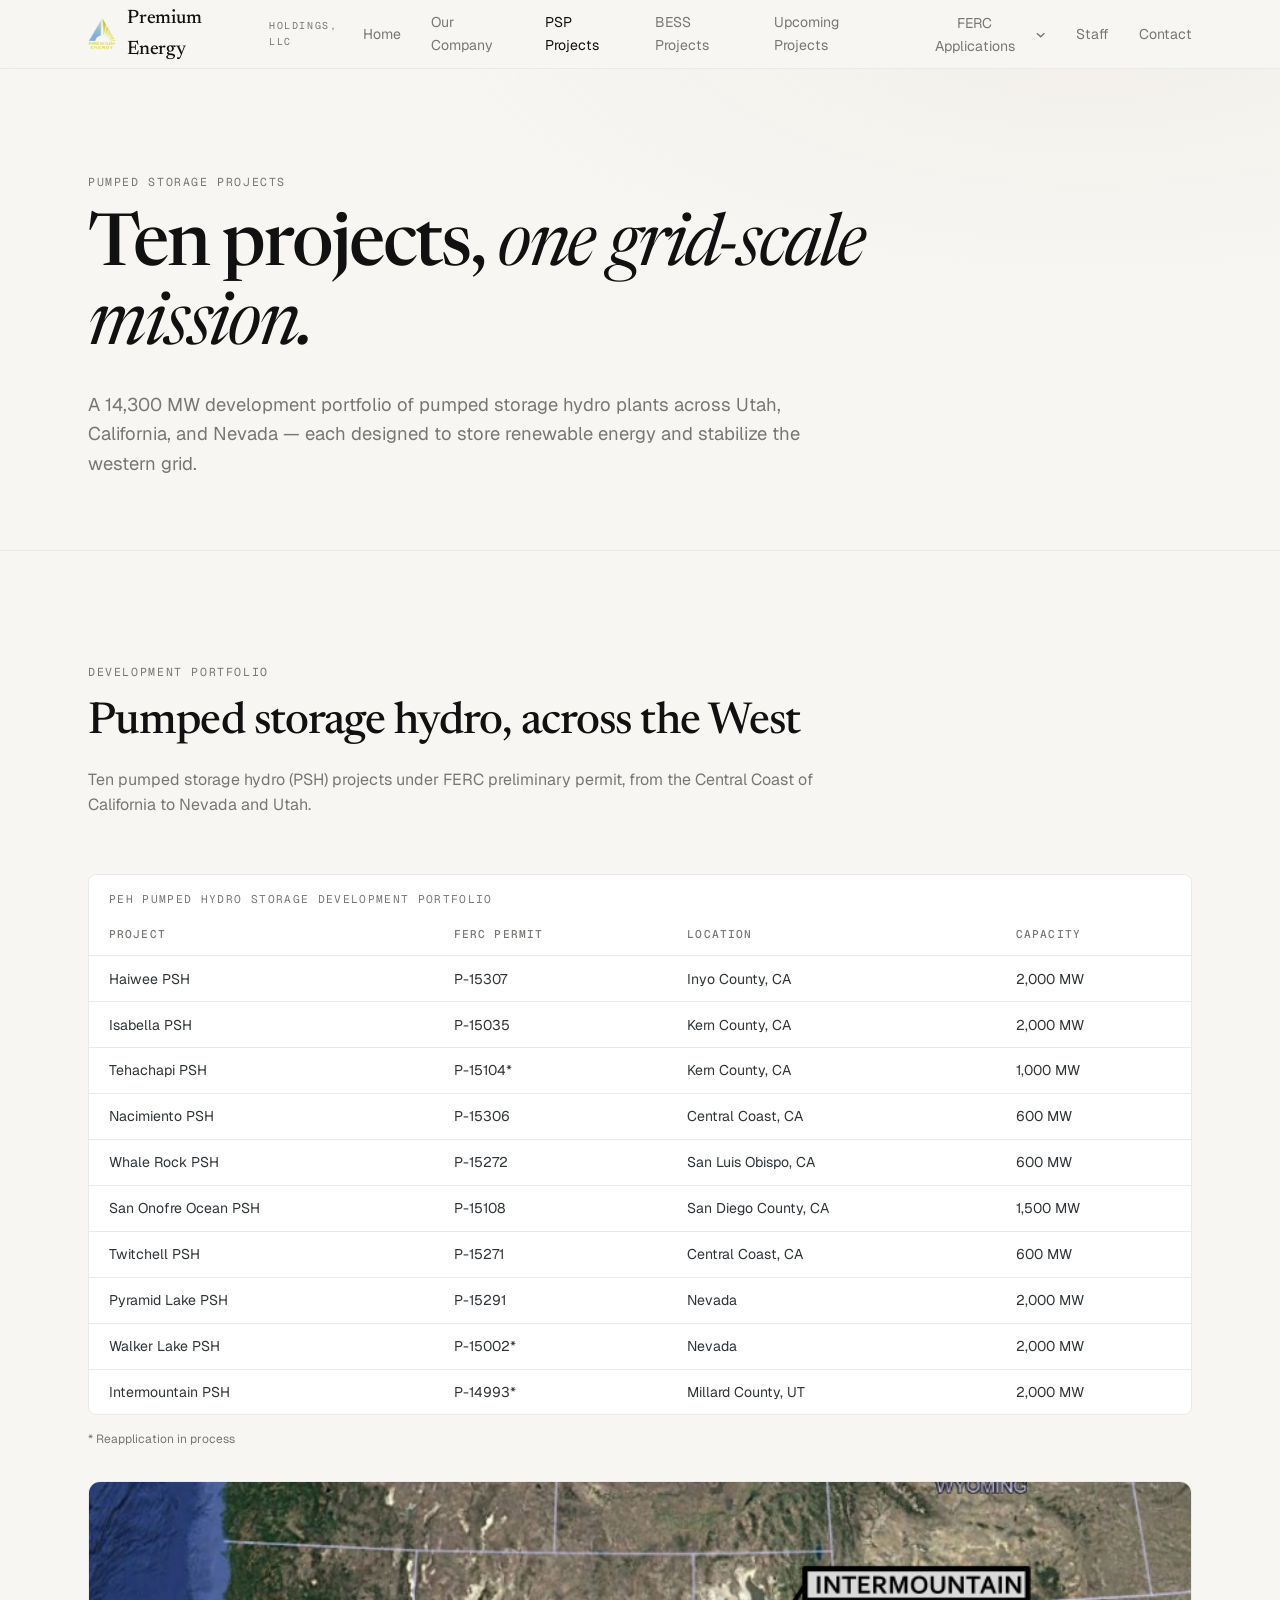
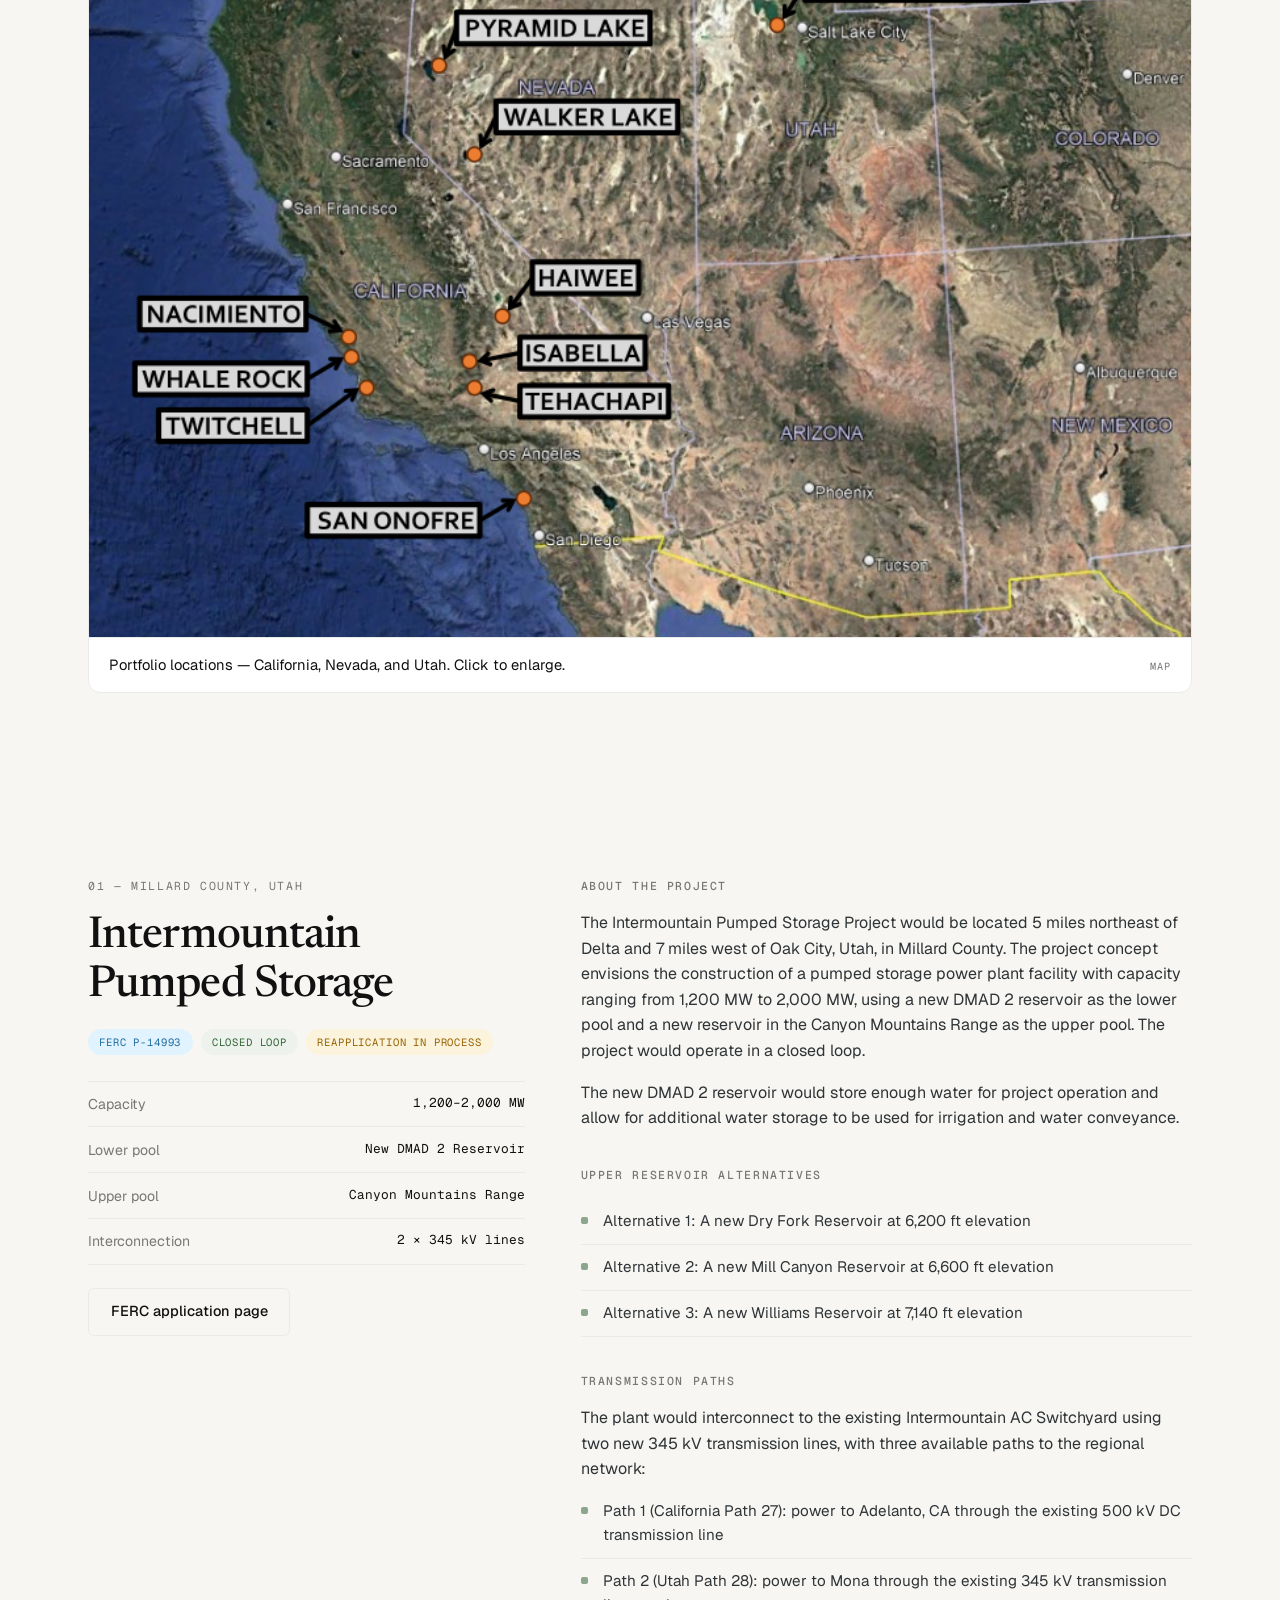
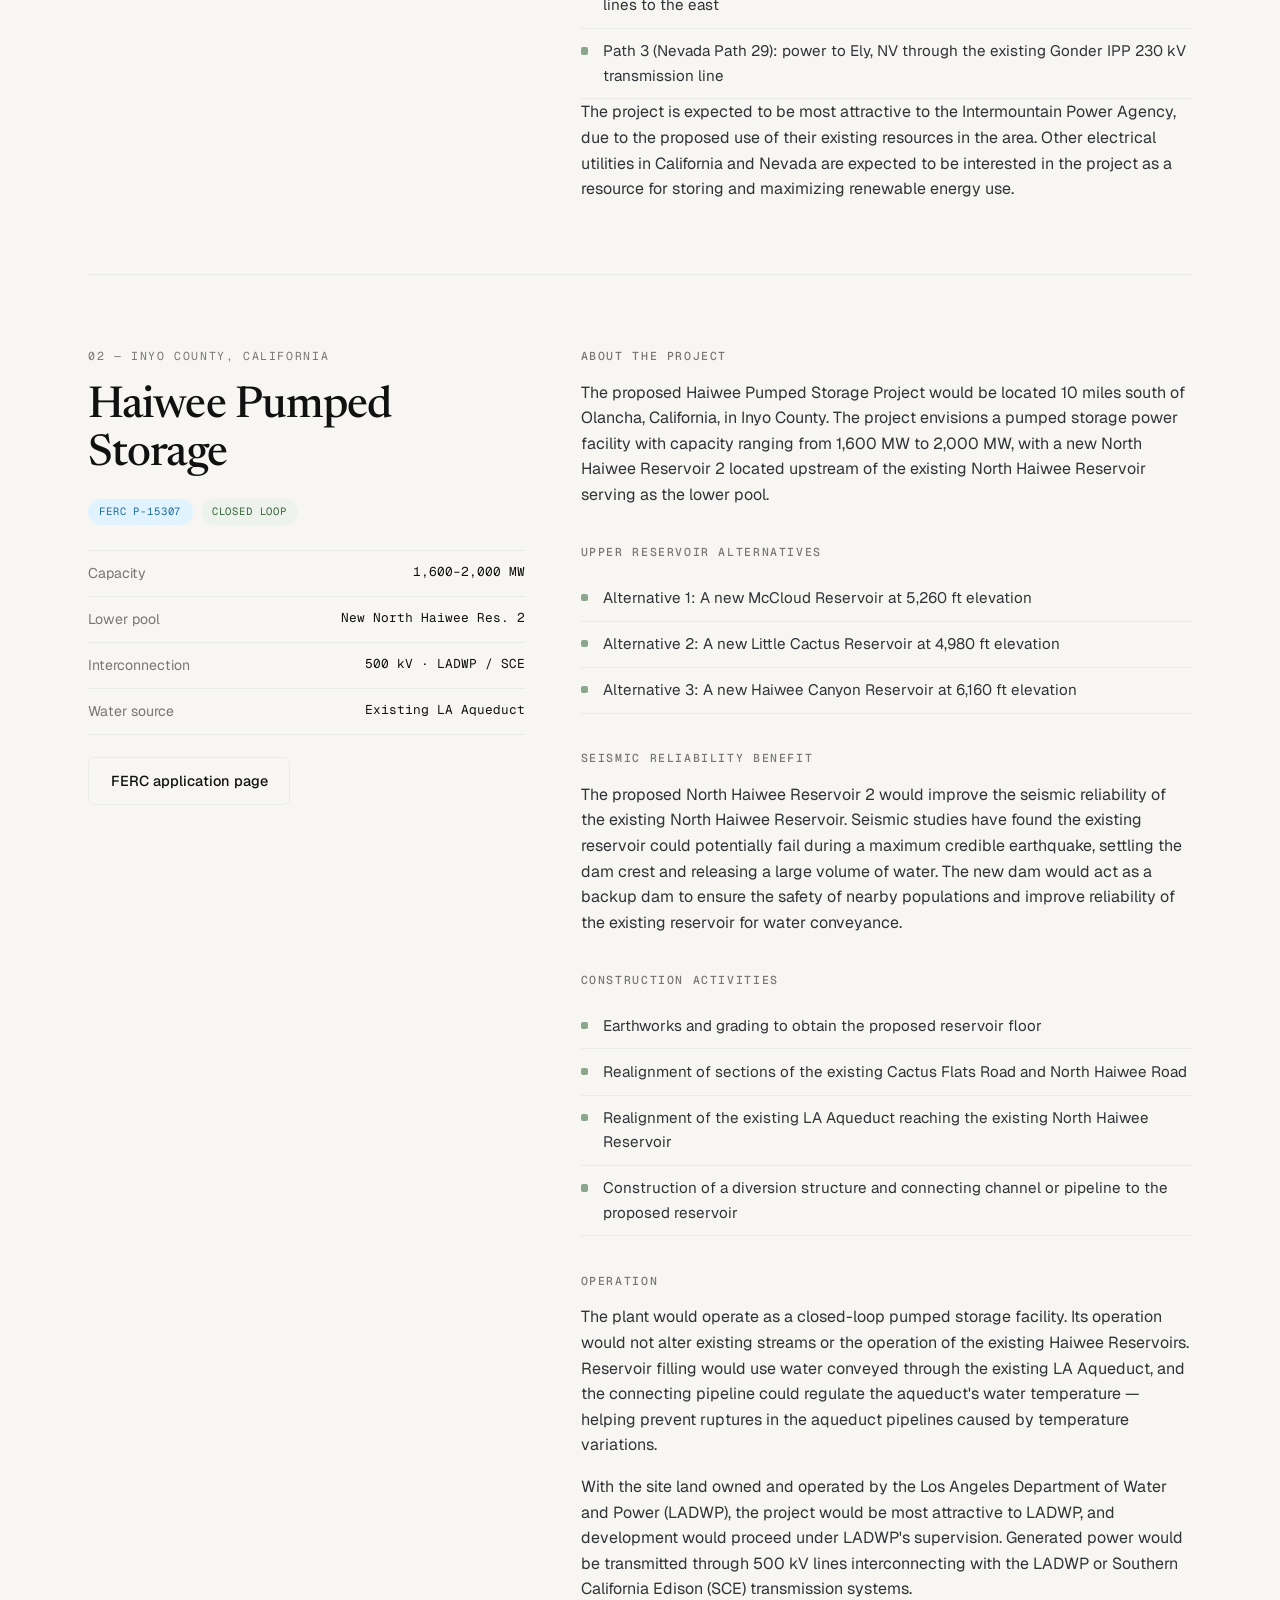
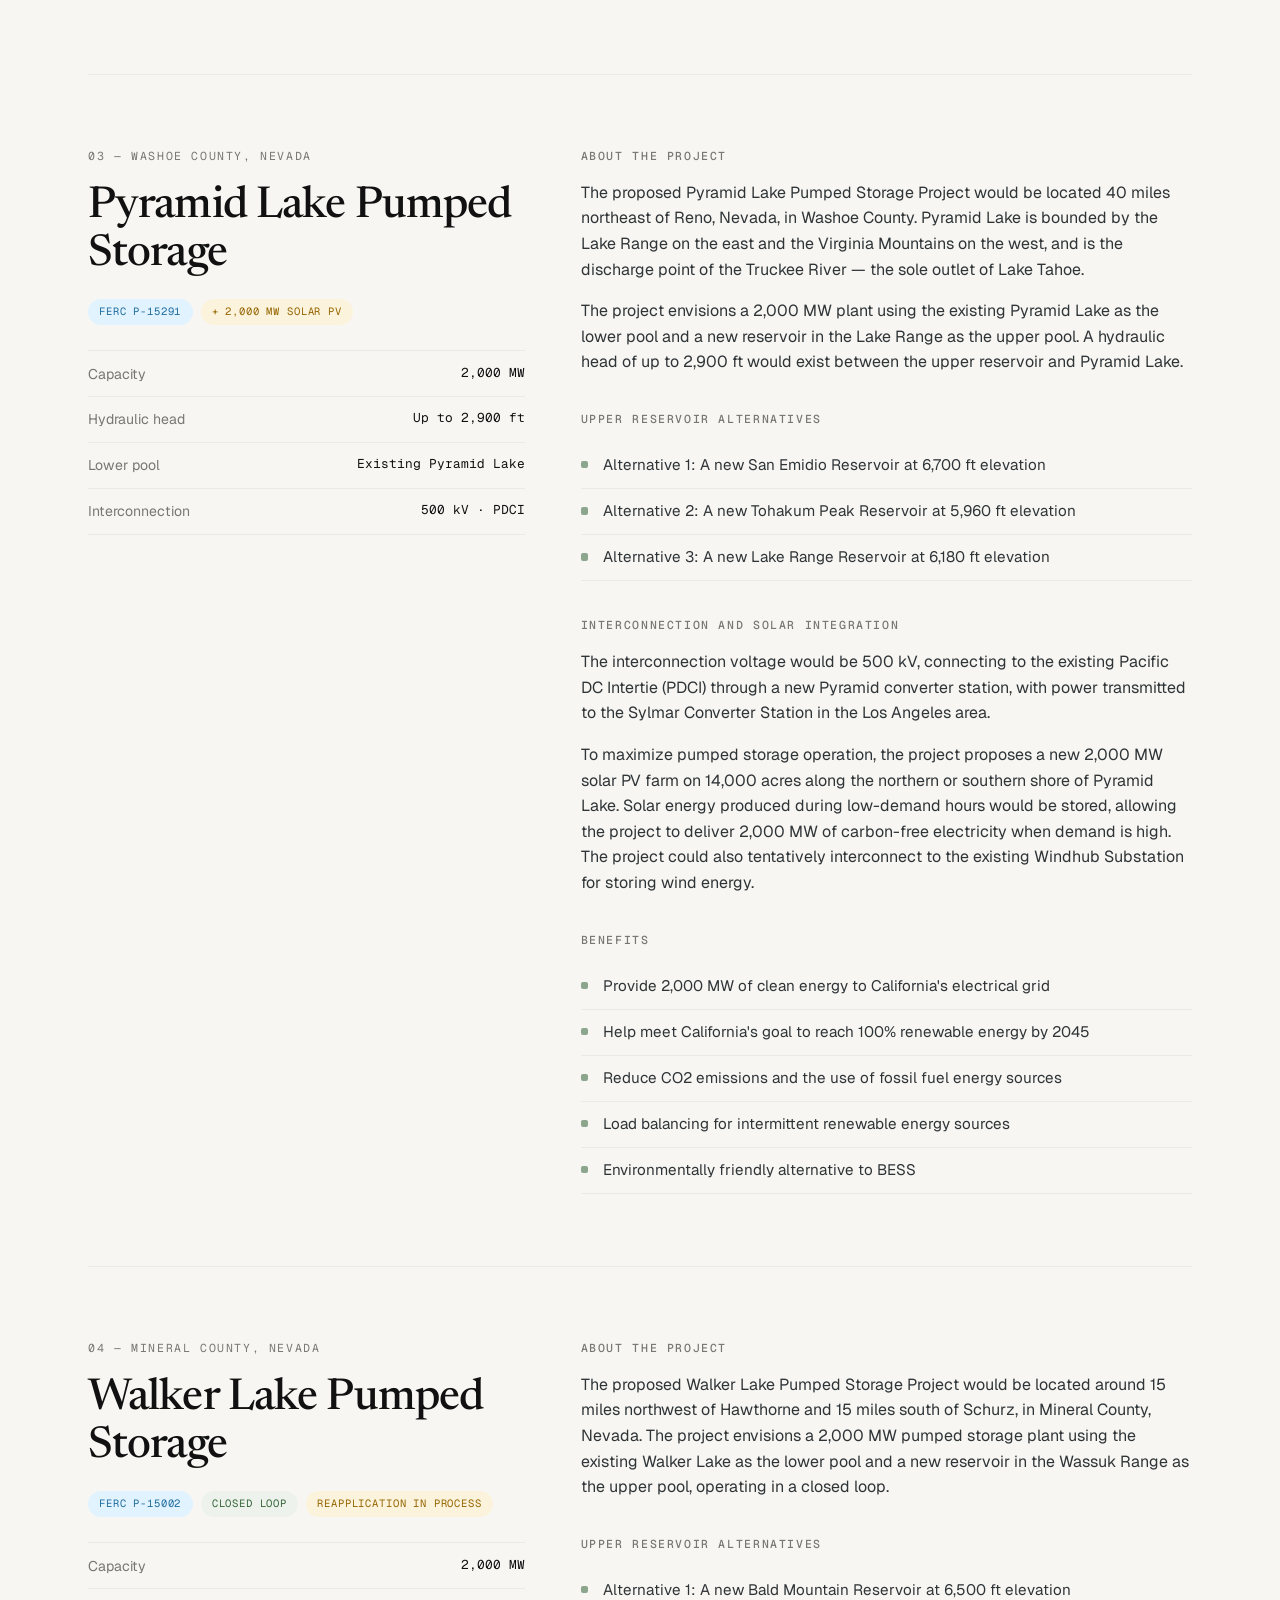
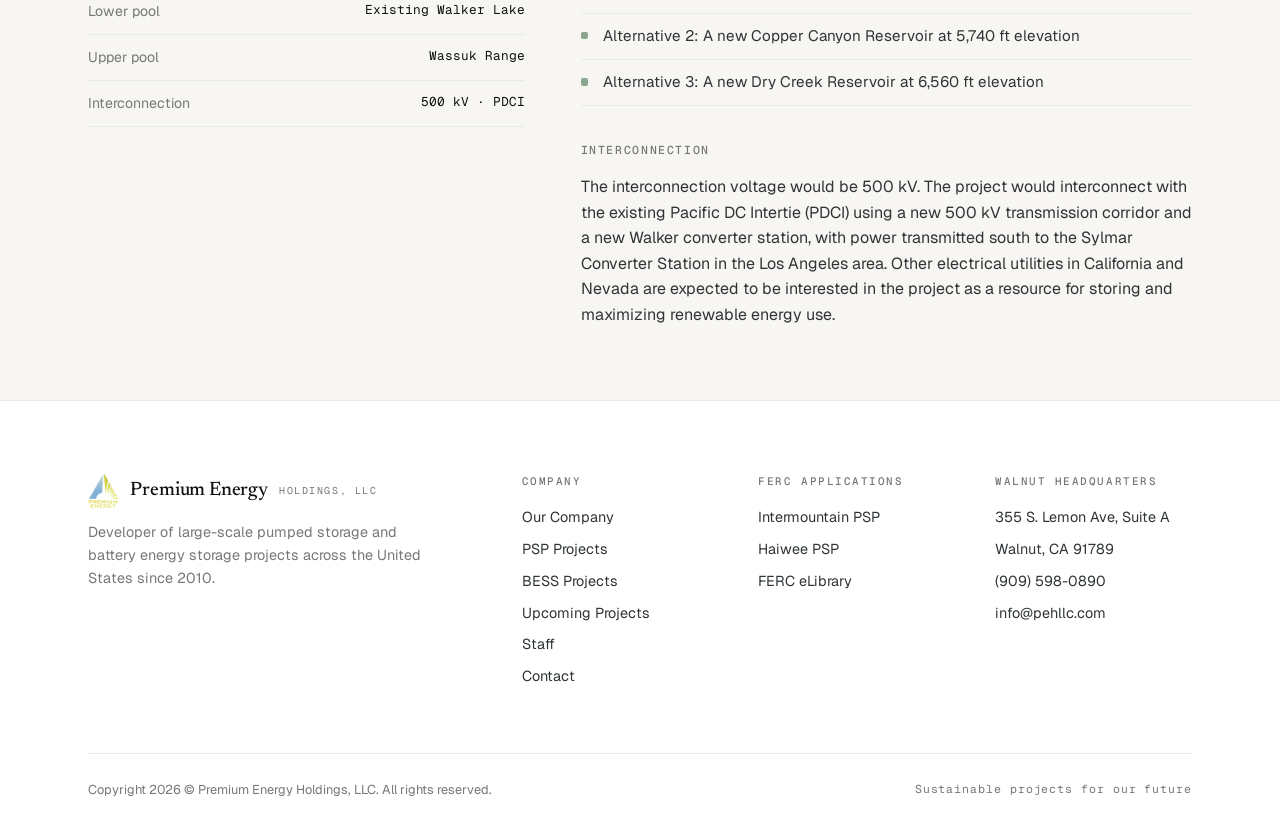
<file: psp-projects.html>
<!DOCTYPE html>
<html lang="en">
<head>
<meta charset="UTF-8">
<meta name="viewport" content="width=device-width, initial-scale=1.0">
<title>Pumped Storage Projects — 14,300 MW Portfolio | Premium Energy Holdings</title>
<meta name="description" content="Ten FERC-permitted pumped storage hydro projects in California, Nevada, and Utah — Intermountain, Haiwee, Pyramid Lake, Walker Lake, Isabella and more.">
<link rel="preconnect" href="https://fonts.googleapis.com">
<link rel="preconnect" href="https://fonts.gstatic.com" crossorigin>
<link href="https://fonts.googleapis.com/css2?family=Geist:wght@400;500;600&family=Geist+Mono:wght@400;500&family=Newsreader:ital,opsz,wght@0,6..72,400;0,6..72,500;1,6..72,400;1,6..72,500&display=swap" rel="stylesheet">
<link rel="icon" type="image/png" href="assets/logo_pehllce_02.png">
<link rel="canonical" href="https://premiumenergyholdings.com/psp-projects.html">
<meta name="theme-color" content="#F7F6F3">
<meta property="og:type" content="website">
<meta property="og:site_name" content="Premium Energy Holdings, LLC">
<meta property="og:title" content="Pumped Storage Projects — 14,300 MW Portfolio | Premium Energy Holdings">
<meta property="og:description" content="Ten FERC-permitted pumped storage hydro projects in California, Nevada, and Utah — Intermountain, Haiwee, Pyramid Lake, Walker Lake, Isabella and more.">
<meta property="og:url" content="https://premiumenergyholdings.com/psp-projects.html">
<meta property="og:image" content="https://premiumenergyholdings.com/assets/og-image.jpg">
<meta name="twitter:card" content="summary_large_image">
<meta name="twitter:title" content="Pumped Storage Projects — 14,300 MW Portfolio | Premium Energy Holdings">
<meta name="twitter:description" content="Ten FERC-permitted pumped storage hydro projects in California, Nevada, and Utah — Intermountain, Haiwee, Pyramid Lake, Walker Lake, Isabella and more.">
<meta name="twitter:image" content="https://premiumenergyholdings.com/assets/og-image.jpg">
<link rel="stylesheet" href="styles.css">
<script type="application/ld+json">{"@context": "https://schema.org", "@type": "Organization", "name": "Premium Energy Holdings, LLC", "url": "https://premiumenergyholdings.com/", "logo": "https://premiumenergyholdings.com/assets/logo_pehllce_02.png", "foundingDate": "2010", "telephone": "+1-909-598-0890", "email": "info@pehllc.com", "description": "Developer of grid-scale pumped storage hydropower and long-duration battery energy storage projects across the United States.", "address": {"@type": "PostalAddress", "streetAddress": "355 S. Lemon Ave, Suite A", "addressLocality": "Walnut", "addressRegion": "CA", "postalCode": "91789", "addressCountry": "US"}}</script>
<script type="application/ld+json">{"@context": "https://schema.org", "@type": "ItemList", "name": "PEH Pumped Storage Hydro Development Portfolio", "itemListElement": [{"@type": "ListItem", "position": 1, "name": "Haiwee Pumped Storage", "url": "https://premiumenergyholdings.com/psp-projects.html#haiwee"}, {"@type": "ListItem", "position": 2, "name": "Isabella Pumped Storage", "url": "https://premiumenergyholdings.com/upcoming-projects.html#isabella"}, {"@type": "ListItem", "position": 3, "name": "Tehachapi Pumped Storage", "url": "https://premiumenergyholdings.com/psp-projects.html#portfolio"}, {"@type": "ListItem", "position": 4, "name": "Nacimiento Pumped Storage", "url": "https://premiumenergyholdings.com/psp-projects.html#portfolio"}, {"@type": "ListItem", "position": 5, "name": "Whale Rock Pumped Storage", "url": "https://premiumenergyholdings.com/psp-projects.html#portfolio"}, {"@type": "ListItem", "position": 6, "name": "San Onofre Ocean Pumped Storage", "url": "https://premiumenergyholdings.com/psp-projects.html#portfolio"}, {"@type": "ListItem", "position": 7, "name": "Twitchell Pumped Storage", "url": "https://premiumenergyholdings.com/psp-projects.html#portfolio"}, {"@type": "ListItem", "position": 8, "name": "Pyramid Lake Pumped Storage", "url": "https://premiumenergyholdings.com/psp-projects.html#pyramid-lake"}, {"@type": "ListItem", "position": 9, "name": "Walker Lake Pumped Storage", "url": "https://premiumenergyholdings.com/psp-projects.html#walker-lake"}, {"@type": "ListItem", "position": 10, "name": "Intermountain Pumped Storage", "url": "https://premiumenergyholdings.com/psp-projects.html#intermountain"}]}</script>
</head>
<body>

<header class="site-header">
  <div class="wrap">
    <a class="brand" href="index.html">
      <img class="brand-logo" src="assets/logo_pehllce_02.png" alt="Premium Energy Holdings logo">
      <span class="brand-name">Premium Energy</span>
      <span class="brand-tag">Holdings, LLC</span>
    </a>
    <button class="nav-toggle" aria-expanded="false" aria-controls="nav">Menu</button>
    <nav class="nav" id="nav">
      <a href="index.html">Home</a>
      <a href="our-company.html">Our Company</a>
      <a href="psp-projects.html">PSP Projects</a>
      <a href="bess-projects.html">BESS Projects</a>
      <a href="upcoming-projects.html">Upcoming Projects</a>
      <div class="nav-group">
        <button type="button" aria-haspopup="true">FERC Applications
          <svg viewBox="0 0 10 6" fill="none" aria-hidden="true"><path d="M1 1l4 4 4-4" stroke="currentColor" stroke-width="1.5"/></svg>
        </button>
        <div class="nav-dropdown">
          <a href="ferc-intermountain.html">Intermountain Pumped Storage<span class="drop-meta">FERC Docket P-14993</span></a>
          <a href="ferc-haiwee.html">Haiwee Pumped Storage<span class="drop-meta">FERC Docket P-15307</span></a>
        </div>
      </div>
      <a href="staff.html">Staff</a>
      <a href="contact.html">Contact</a>
    </nav>
  </div>
</header>

<main>

  <section class="page-hero">
    <div class="wrap">
      <span class="eyebrow">Pumped Storage Projects</span>
      <h1>Ten projects, <span class="serif-i">one grid-scale mission.</span></h1>
      <p class="lede">A 14,300 MW development portfolio of pumped storage hydro plants across Utah, California, and Nevada &mdash; each designed to store renewable energy and stabilize the western grid.</p>
    </div>
  </section>

  <!-- Development portfolio -->
  <section class="section" id="portfolio">
    <div class="wrap">
      <div class="section-head reveal">
        <span class="eyebrow">Development portfolio</span>
        <h2>Pumped storage hydro, across the West</h2>
        <p>Ten pumped storage hydro (PSH) projects under FERC preliminary permit, from the Central Coast of California to Nevada and Utah.</p>
      </div>

      <div class="table-scroll reveal">
        <table>
          <caption>PEH pumped hydro storage development portfolio</caption>
          <thead>
            <tr><th>Project</th><th>FERC Permit</th><th>Location</th><th>Capacity</th></tr>
          </thead>
          <tbody>
            <tr><td><a href="#haiwee">Haiwee PSH</a></td><td>P-15307</td><td>Inyo County, CA</td><td>2,000 MW</td></tr>
            <tr><td><a href="upcoming-projects.html#isabella">Isabella PSH</a></td><td>P-15035</td><td>Kern County, CA</td><td>2,000 MW</td></tr>
            <tr><td>Tehachapi PSH</td><td>P-15104*</td><td>Kern County, CA</td><td>1,000 MW</td></tr>
            <tr><td>Nacimiento PSH</td><td>P-15306</td><td>Central Coast, CA</td><td>600 MW</td></tr>
            <tr><td>Whale Rock PSH</td><td>P-15272</td><td>San Luis Obispo, CA</td><td>600 MW</td></tr>
            <tr><td>San Onofre Ocean PSH</td><td>P-15108</td><td>San Diego County, CA</td><td>1,500 MW</td></tr>
            <tr><td>Twitchell PSH</td><td>P-15271</td><td>Central Coast, CA</td><td>600 MW</td></tr>
            <tr><td><a href="#pyramid-lake">Pyramid Lake PSH</a></td><td>P-15291</td><td>Nevada</td><td>2,000 MW</td></tr>
            <tr><td><a href="#walker-lake">Walker Lake PSH</a></td><td>P-15002*</td><td>Nevada</td><td>2,000 MW</td></tr>
            <tr><td><a href="#intermountain">Intermountain PSH</a></td><td>P-14993*</td><td>Millard County, UT</td><td>2,000 MW</td></tr>
          </tbody>
        </table>
      </div>
      <p class="mono" style="margin-top:0.9rem; font-size:0.75rem; color:var(--muted);">* Reapplication in process</p>

      <figure class="figure-frame reveal" style="margin-top:2rem">
        <a href="assets/psh-portfolio-map.png" data-lightbox="PSH development portfolio — project locations across California, Nevada, and Utah">
          <img src="assets/psh-portfolio-map.png" alt="Map of pumped storage hydro portfolio locations across California, Nevada, and Utah" loading="lazy">
        </a>
        <figcaption>
          <span class="cap-title">Portfolio locations &mdash; California, Nevada, and Utah. Click to enlarge.</span>
          <span class="cap-kind">Map</span>
        </figcaption>
      </figure>
    </div>
  </section>

  <div class="wrap">

    <!-- Intermountain -->
    <section class="project-block" id="intermountain">
      <div class="project-side reveal">
        <span class="eyebrow">01 &mdash; Millard County, Utah</span>
        <h2>Intermountain Pumped Storage</h2>
        <div class="tags">
          <span class="tag tag-blue">FERC P-14993</span>
          <span class="tag tag-green">Closed loop</span>
          <span class="tag tag-yellow">Reapplication in process</span>
        </div>
        <dl>
          <div><dt>Capacity</dt><dd>1,200&ndash;2,000 MW</dd></div>
          <div><dt>Lower pool</dt><dd>New DMAD 2 Reservoir</dd></div>
          <div><dt>Upper pool</dt><dd>Canyon Mountains Range</dd></div>
          <div><dt>Interconnection</dt><dd>2 &times; 345 kV lines</dd></div>
        </dl>
        <p style="margin-top:1.4rem"><a class="btn btn-ghost" href="ferc-intermountain.html">FERC application page</a></p>
      </div>
      <div class="project-body reveal">
        <h4>About the project</h4>
        <p>The Intermountain Pumped Storage Project would be located 5 miles northeast of Delta and 7 miles west of Oak City, Utah, in Millard County. The project concept envisions the construction of a pumped storage power plant facility with capacity ranging from 1,200 MW to 2,000 MW, using a new DMAD 2 reservoir as the lower pool and a new reservoir in the Canyon Mountains Range as the upper pool. The project would operate in a closed loop.</p>
        <p>The new DMAD 2 reservoir would store enough water for project operation and allow for additional water storage to be used for irrigation and water conveyance.</p>
        <h4>Upper reservoir alternatives</h4>
        <ul>
          <li>Alternative 1: A new Dry Fork Reservoir at 6,200 ft elevation</li>
          <li>Alternative 2: A new Mill Canyon Reservoir at 6,600 ft elevation</li>
          <li>Alternative 3: A new Williams Reservoir at 7,140 ft elevation</li>
        </ul>
        <h4>Transmission paths</h4>
        <p>The plant would interconnect to the existing Intermountain AC Switchyard using two new 345 kV transmission lines, with three available paths to the regional network:</p>
        <ul>
          <li>Path 1 (California Path 27): power to Adelanto, CA through the existing 500 kV DC transmission line</li>
          <li>Path 2 (Utah Path 28): power to Mona through the existing 345 kV transmission lines to the east</li>
          <li>Path 3 (Nevada Path 29): power to Ely, NV through the existing Gonder IPP 230 kV transmission line</li>
        </ul>
        <p>The project is expected to be most attractive to the Intermountain Power Agency, due to the proposed use of their existing resources in the area. Other electrical utilities in California and Nevada are expected to be interested in the project as a resource for storing and maximizing renewable energy use.</p>
      </div>
    </section>

    <!-- Haiwee -->
    <section class="project-block" id="haiwee">
      <div class="project-side reveal">
        <span class="eyebrow">02 &mdash; Inyo County, California</span>
        <h2>Haiwee Pumped Storage</h2>
        <div class="tags">
          <span class="tag tag-blue">FERC P-15307</span>
          <span class="tag tag-green">Closed loop</span>
        </div>
        <dl>
          <div><dt>Capacity</dt><dd>1,600&ndash;2,000 MW</dd></div>
          <div><dt>Lower pool</dt><dd>New North Haiwee Res. 2</dd></div>
          <div><dt>Interconnection</dt><dd>500 kV &middot; LADWP / SCE</dd></div>
          <div><dt>Water source</dt><dd>Existing LA Aqueduct</dd></div>
        </dl>
        <p style="margin-top:1.4rem"><a class="btn btn-ghost" href="ferc-haiwee.html">FERC application page</a></p>
      </div>
      <div class="project-body reveal">
        <h4>About the project</h4>
        <p>The proposed Haiwee Pumped Storage Project would be located 10 miles south of Olancha, California, in Inyo County. The project envisions a pumped storage power facility with capacity ranging from 1,600 MW to 2,000 MW, with a new North Haiwee Reservoir 2 located upstream of the existing North Haiwee Reservoir serving as the lower pool.</p>
        <h4>Upper reservoir alternatives</h4>
        <ul>
          <li>Alternative 1: A new McCloud Reservoir at 5,260 ft elevation</li>
          <li>Alternative 2: A new Little Cactus Reservoir at 4,980 ft elevation</li>
          <li>Alternative 3: A new Haiwee Canyon Reservoir at 6,160 ft elevation</li>
        </ul>
        <h4>Seismic reliability benefit</h4>
        <p>The proposed North Haiwee Reservoir 2 would improve the seismic reliability of the existing North Haiwee Reservoir. Seismic studies have found the existing reservoir could potentially fail during a maximum credible earthquake, settling the dam crest and releasing a large volume of water. The new dam would act as a backup dam to ensure the safety of nearby populations and improve reliability of the existing reservoir for water conveyance.</p>
        <h4>Construction activities</h4>
        <ul>
          <li>Earthworks and grading to obtain the proposed reservoir floor</li>
          <li>Realignment of sections of the existing Cactus Flats Road and North Haiwee Road</li>
          <li>Realignment of the existing LA Aqueduct reaching the existing North Haiwee Reservoir</li>
          <li>Construction of a diversion structure and connecting channel or pipeline to the proposed reservoir</li>
        </ul>
        <h4>Operation</h4>
        <p>The plant would operate as a closed-loop pumped storage facility. Its operation would not alter existing streams or the operation of the existing Haiwee Reservoirs. Reservoir filling would use water conveyed through the existing LA Aqueduct, and the connecting pipeline could regulate the aqueduct's water temperature &mdash; helping prevent ruptures in the aqueduct pipelines caused by temperature variations.</p>
        <p>With the site land owned and operated by the Los Angeles Department of Water and Power (LADWP), the project would be most attractive to LADWP, and development would proceed under LADWP's supervision. Generated power would be transmitted through 500 kV lines interconnecting with the LADWP or Southern California Edison (SCE) transmission systems.</p>
      </div>
    </section>

    <!-- Pyramid Lake -->
    <section class="project-block" id="pyramid-lake">
      <div class="project-side reveal">
        <span class="eyebrow">03 &mdash; Washoe County, Nevada</span>
        <h2>Pyramid Lake Pumped Storage</h2>
        <div class="tags">
          <span class="tag tag-blue">FERC P-15291</span>
          <span class="tag tag-yellow">+ 2,000 MW solar PV</span>
        </div>
        <dl>
          <div><dt>Capacity</dt><dd>2,000 MW</dd></div>
          <div><dt>Hydraulic head</dt><dd>Up to 2,900 ft</dd></div>
          <div><dt>Lower pool</dt><dd>Existing Pyramid Lake</dd></div>
          <div><dt>Interconnection</dt><dd>500 kV &middot; PDCI</dd></div>
        </dl>
      </div>
      <div class="project-body reveal">
        <h4>About the project</h4>
        <p>The proposed Pyramid Lake Pumped Storage Project would be located 40 miles northeast of Reno, Nevada, in Washoe County. Pyramid Lake is bounded by the Lake Range on the east and the Virginia Mountains on the west, and is the discharge point of the Truckee River &mdash; the sole outlet of Lake Tahoe.</p>
        <p>The project envisions a 2,000 MW plant using the existing Pyramid Lake as the lower pool and a new reservoir in the Lake Range as the upper pool. A hydraulic head of up to 2,900 ft would exist between the upper reservoir and Pyramid Lake.</p>
        <h4>Upper reservoir alternatives</h4>
        <ul>
          <li>Alternative 1: A new San Emidio Reservoir at 6,700 ft elevation</li>
          <li>Alternative 2: A new Tohakum Peak Reservoir at 5,960 ft elevation</li>
          <li>Alternative 3: A new Lake Range Reservoir at 6,180 ft elevation</li>
        </ul>
        <h4>Interconnection and solar integration</h4>
        <p>The interconnection voltage would be 500 kV, connecting to the existing Pacific DC Intertie (PDCI) through a new Pyramid converter station, with power transmitted to the Sylmar Converter Station in the Los Angeles area.</p>
        <p>To maximize pumped storage operation, the project proposes a new 2,000 MW solar PV farm on 14,000 acres along the northern or southern shore of Pyramid Lake. Solar energy produced during low-demand hours would be stored, allowing the project to deliver 2,000 MW of carbon-free electricity when demand is high. The project could also tentatively interconnect to the existing Windhub Substation for storing wind energy.</p>
        <h4>Benefits</h4>
        <ul>
          <li>Provide 2,000 MW of clean energy to California's electrical grid</li>
          <li>Help meet California's goal to reach 100% renewable energy by 2045</li>
          <li>Reduce CO2 emissions and the use of fossil fuel energy sources</li>
          <li>Load balancing for intermittent renewable energy sources</li>
          <li>Environmentally friendly alternative to BESS</li>
        </ul>
      </div>
    </section>

    <!-- Walker Lake -->
    <section class="project-block" id="walker-lake">
      <div class="project-side reveal">
        <span class="eyebrow">04 &mdash; Mineral County, Nevada</span>
        <h2>Walker Lake Pumped Storage</h2>
        <div class="tags">
          <span class="tag tag-blue">FERC P-15002</span>
          <span class="tag tag-green">Closed loop</span>
          <span class="tag tag-yellow">Reapplication in process</span>
        </div>
        <dl>
          <div><dt>Capacity</dt><dd>2,000 MW</dd></div>
          <div><dt>Lower pool</dt><dd>Existing Walker Lake</dd></div>
          <div><dt>Upper pool</dt><dd>Wassuk Range</dd></div>
          <div><dt>Interconnection</dt><dd>500 kV &middot; PDCI</dd></div>
        </dl>
      </div>
      <div class="project-body reveal">
        <h4>About the project</h4>
        <p>The proposed Walker Lake Pumped Storage Project would be located around 15 miles northwest of Hawthorne and 15 miles south of Schurz, in Mineral County, Nevada. The project envisions a 2,000 MW pumped storage plant using the existing Walker Lake as the lower pool and a new reservoir in the Wassuk Range as the upper pool, operating in a closed loop.</p>
        <h4>Upper reservoir alternatives</h4>
        <ul>
          <li>Alternative 1: A new Bald Mountain Reservoir at 6,500 ft elevation</li>
          <li>Alternative 2: A new Copper Canyon Reservoir at 5,740 ft elevation</li>
          <li>Alternative 3: A new Dry Creek Reservoir at 6,560 ft elevation</li>
        </ul>
        <h4>Interconnection</h4>
        <p>The interconnection voltage would be 500 kV. The project would interconnect with the existing Pacific DC Intertie (PDCI) using a new 500 kV transmission corridor and a new Walker converter station, with power transmitted south to the Sylmar Converter Station in the Los Angeles area. Other electrical utilities in California and Nevada are expected to be interested in the project as a resource for storing and maximizing renewable energy use.</p>
      </div>
    </section>

  </div>

</main>

<footer class="site-footer">
  <div class="wrap">
    <div class="footer-grid">
      <div class="footer-brand">
        <a class="brand" href="index.html">
          <img class="brand-logo" src="assets/logo_pehllce_02.png" alt="Premium Energy Holdings logo">
          <span class="brand-name">Premium Energy</span>
          <span class="brand-tag">Holdings, LLC</span>
        </a>
        <p>Developer of large-scale pumped storage and battery energy storage projects across the United States since 2010.</p>
      </div>
      <div>
        <h5>Company</h5>
        <ul>
          <li><a href="our-company.html">Our Company</a></li>
          <li><a href="psp-projects.html">PSP Projects</a></li>
          <li><a href="bess-projects.html">BESS Projects</a></li>
          <li><a href="upcoming-projects.html">Upcoming Projects</a></li>
          <li><a href="staff.html">Staff</a></li>
          <li><a href="contact.html">Contact</a></li>
        </ul>
      </div>
      <div>
        <h5>FERC Applications</h5>
        <ul>
          <li><a href="ferc-intermountain.html">Intermountain PSP</a></li>
          <li><a href="ferc-haiwee.html">Haiwee PSP</a></li>
          <li><a href="https://elibrary.ferc.gov/eLibrary/search" target="_blank" rel="noopener">FERC eLibrary</a></li>
        </ul>
      </div>
      <div>
        <h5>Walnut Headquarters</h5>
        <ul>
          <li>355 S. Lemon Ave, Suite A</li>
          <li>Walnut, CA 91789</li>
          <li><a href="tel:+19095980890">(909) 598-0890</a></li>
          <li><a href="mailto:info@pehllc.com">info@pehllc.com</a></li>
        </ul>
      </div>
    </div>
    <div class="footer-bottom">
      <span>Copyright 2026 &copy; Premium Energy Holdings, LLC. All rights reserved.</span>
      <span class="mono">Sustainable projects for our future</span>
    </div>
  </div>
</footer>

<script src="main.js"></script>
</body>
</html>
</file>
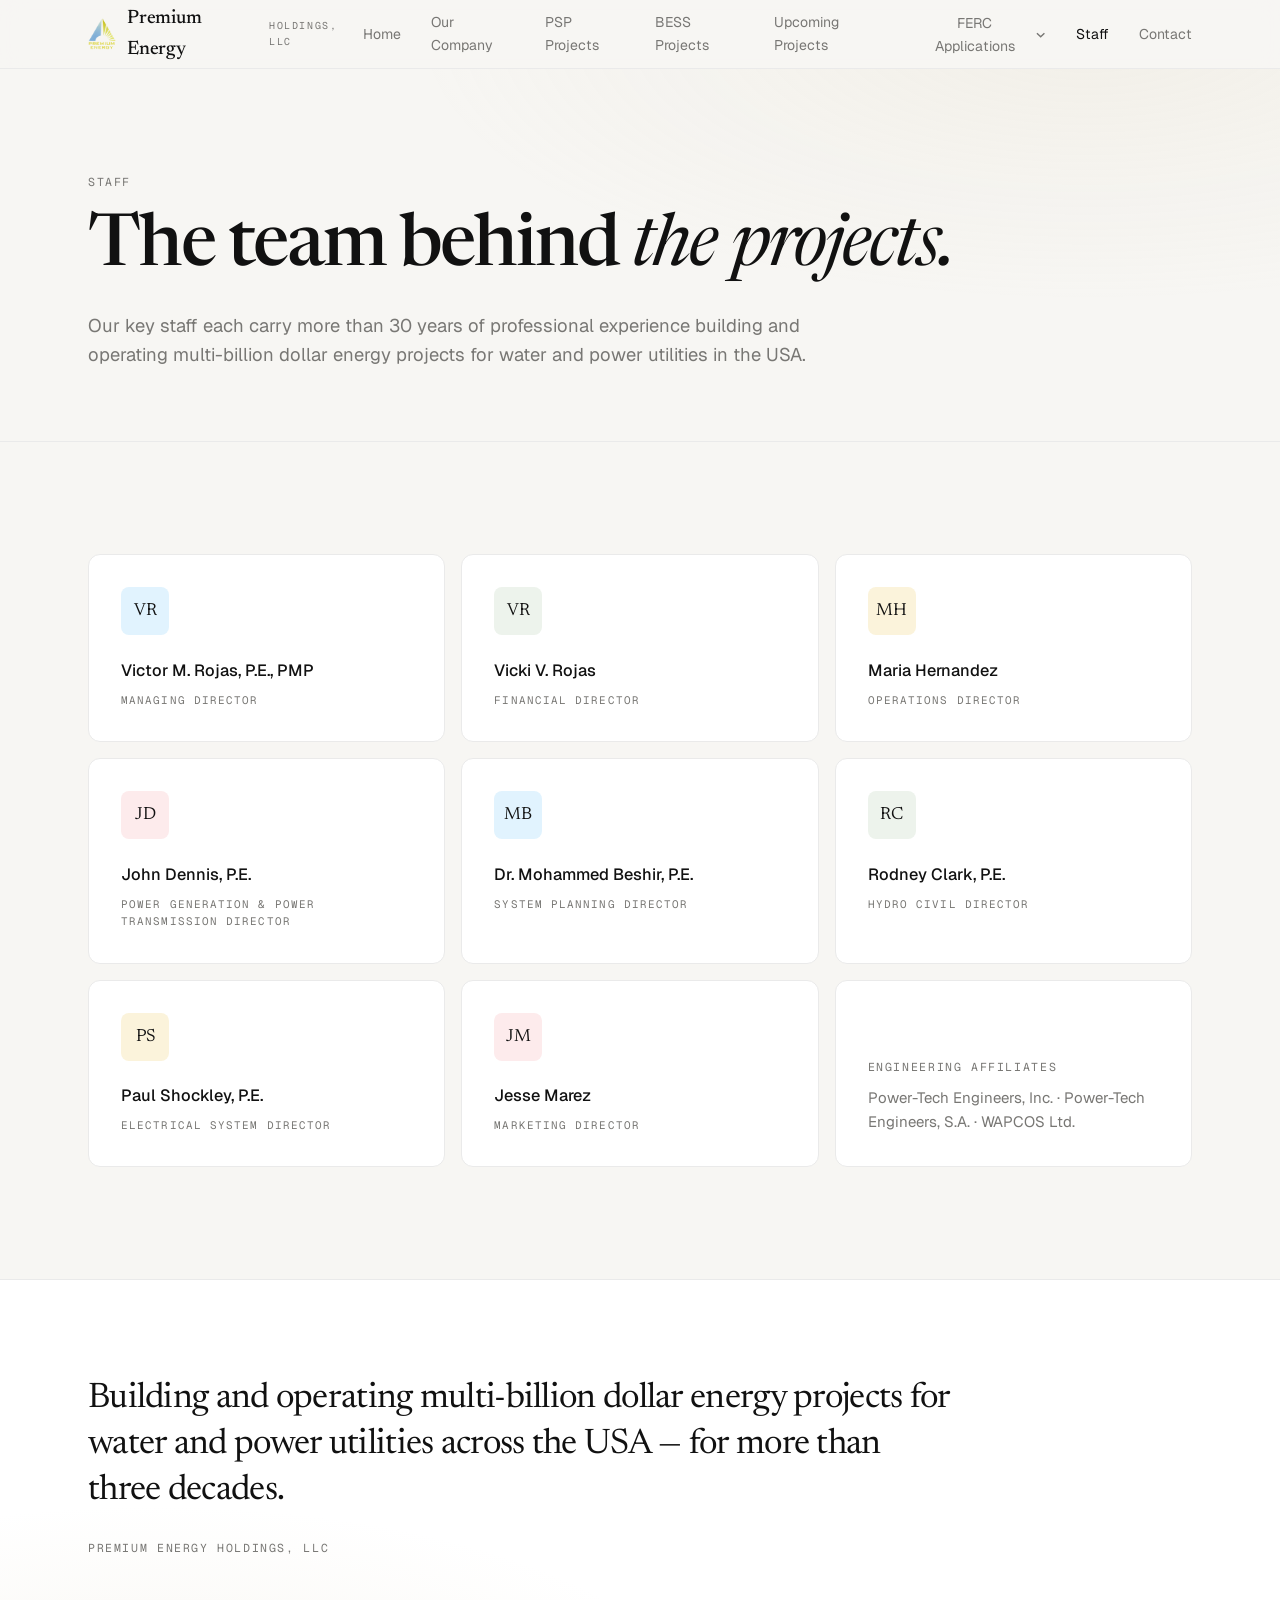
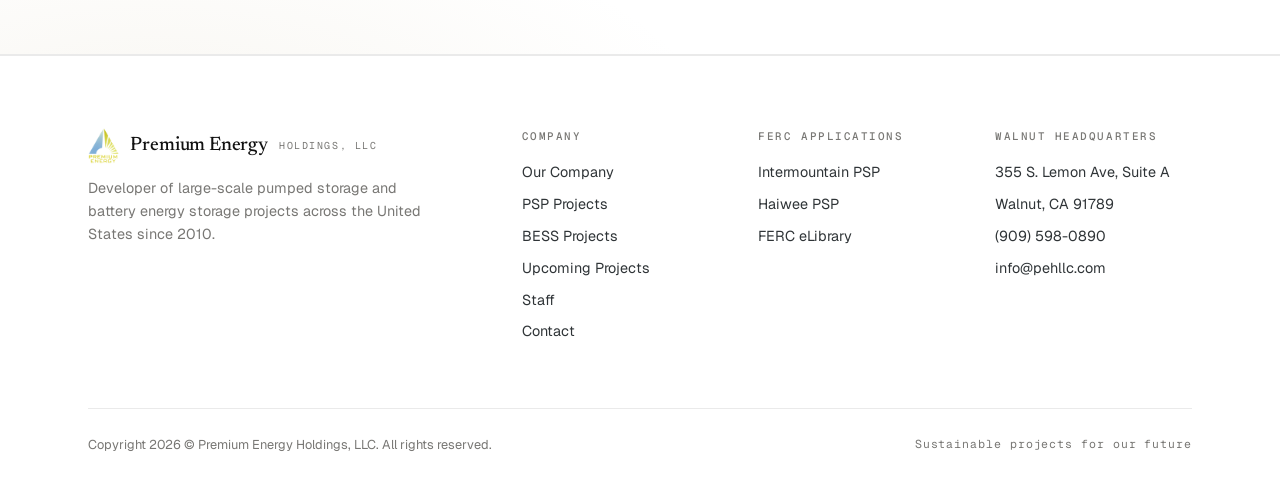
<file: staff.html>
<!DOCTYPE html>
<html lang="en">
<head>
<meta charset="UTF-8">
<meta name="viewport" content="width=device-width, initial-scale=1.0">
<title>Leadership & Engineering Team | Premium Energy Holdings</title>
<meta name="description" content="P.E.-licensed directors in hydro civil, power generation, transmission, and system planning — each with 30+ years building utility-scale projects.">
<link rel="preconnect" href="https://fonts.googleapis.com">
<link rel="preconnect" href="https://fonts.gstatic.com" crossorigin>
<link href="https://fonts.googleapis.com/css2?family=Geist:wght@400;500;600&family=Geist+Mono:wght@400;500&family=Newsreader:ital,opsz,wght@0,6..72,400;0,6..72,500;1,6..72,400;1,6..72,500&display=swap" rel="stylesheet">
<link rel="icon" type="image/png" href="assets/logo_pehllce_02.png">
<link rel="canonical" href="https://premiumenergyholdings.com/staff.html">
<meta name="theme-color" content="#F7F6F3">
<meta property="og:type" content="website">
<meta property="og:site_name" content="Premium Energy Holdings, LLC">
<meta property="og:title" content="Leadership & Engineering Team | Premium Energy Holdings">
<meta property="og:description" content="P.E.-licensed directors in hydro civil, power generation, transmission, and system planning — each with 30+ years building utility-scale projects.">
<meta property="og:url" content="https://premiumenergyholdings.com/staff.html">
<meta property="og:image" content="https://premiumenergyholdings.com/assets/og-image.jpg">
<meta name="twitter:card" content="summary_large_image">
<meta name="twitter:title" content="Leadership & Engineering Team | Premium Energy Holdings">
<meta name="twitter:description" content="P.E.-licensed directors in hydro civil, power generation, transmission, and system planning — each with 30+ years building utility-scale projects.">
<meta name="twitter:image" content="https://premiumenergyholdings.com/assets/og-image.jpg">
<link rel="stylesheet" href="styles.css">
<script type="application/ld+json">{"@context": "https://schema.org", "@type": "Organization", "name": "Premium Energy Holdings, LLC", "url": "https://premiumenergyholdings.com/", "logo": "https://premiumenergyholdings.com/assets/logo_pehllce_02.png", "foundingDate": "2010", "telephone": "+1-909-598-0890", "email": "info@pehllc.com", "description": "Developer of grid-scale pumped storage hydropower and long-duration battery energy storage projects across the United States.", "address": {"@type": "PostalAddress", "streetAddress": "355 S. Lemon Ave, Suite A", "addressLocality": "Walnut", "addressRegion": "CA", "postalCode": "91789", "addressCountry": "US"}}</script>
</head>
<body>

<header class="site-header">
  <div class="wrap">
    <a class="brand" href="index.html">
      <img class="brand-logo" src="assets/logo_pehllce_02.png" alt="Premium Energy Holdings logo">
      <span class="brand-name">Premium Energy</span>
      <span class="brand-tag">Holdings, LLC</span>
    </a>
    <button class="nav-toggle" aria-expanded="false" aria-controls="nav">Menu</button>
    <nav class="nav" id="nav">
      <a href="index.html">Home</a>
      <a href="our-company.html">Our Company</a>
      <a href="psp-projects.html">PSP Projects</a>
      <a href="bess-projects.html">BESS Projects</a>
      <a href="upcoming-projects.html">Upcoming Projects</a>
      <div class="nav-group">
        <button type="button" aria-haspopup="true">FERC Applications
          <svg viewBox="0 0 10 6" fill="none" aria-hidden="true"><path d="M1 1l4 4 4-4" stroke="currentColor" stroke-width="1.5"/></svg>
        </button>
        <div class="nav-dropdown">
          <a href="ferc-intermountain.html">Intermountain Pumped Storage<span class="drop-meta">FERC Docket P-14993</span></a>
          <a href="ferc-haiwee.html">Haiwee Pumped Storage<span class="drop-meta">FERC Docket P-15307</span></a>
        </div>
      </div>
      <a href="staff.html">Staff</a>
      <a href="contact.html">Contact</a>
    </nav>
  </div>
</header>

<main>

  <section class="page-hero">
    <div class="wrap">
      <span class="eyebrow">Staff</span>
      <h1>The team behind <span class="serif-i">the projects.</span></h1>
      <p class="lede">Our key staff each carry more than 30 years of professional experience building and operating multi-billion dollar energy projects for water and power utilities in the USA.</p>
    </div>
  </section>

  <section class="section">
    <div class="wrap">
      <div class="bento">
        <div class="card person-card span-4 reveal">
          <div class="person-avatar" style="background:var(--pastel-blue-bg)">VR</div>
          <span class="name">Victor M. Rojas, P.E., PMP</span>
          <span class="role">Managing Director</span>
        </div>
        <div class="card person-card span-4 reveal">
          <div class="person-avatar" style="background:var(--pastel-green-bg)">VR</div>
          <span class="name">Vicki V. Rojas</span>
          <span class="role">Financial Director</span>
        </div>
        <div class="card person-card span-4 reveal">
          <div class="person-avatar" style="background:var(--pastel-yellow-bg)">MH</div>
          <span class="name">Maria Hernandez</span>
          <span class="role">Operations Director</span>
        </div>
        <div class="card person-card span-4 reveal">
          <div class="person-avatar" style="background:var(--pastel-red-bg)">JD</div>
          <span class="name">John Dennis, P.E.</span>
          <span class="role">Power Generation &amp; Power Transmission Director</span>
        </div>
        <div class="card person-card span-4 reveal">
          <div class="person-avatar" style="background:var(--pastel-blue-bg)">MB</div>
          <span class="name">Dr. Mohammed Beshir, P.E.</span>
          <span class="role">System Planning Director</span>
        </div>
        <div class="card person-card span-4 reveal">
          <div class="person-avatar" style="background:var(--pastel-green-bg)">RC</div>
          <span class="name">Rodney Clark, P.E.</span>
          <span class="role">Hydro Civil Director</span>
        </div>
        <div class="card person-card span-4 reveal">
          <div class="person-avatar" style="background:var(--pastel-yellow-bg)">PS</div>
          <span class="name">Paul Shockley, P.E.</span>
          <span class="role">Electrical System Director</span>
        </div>
        <div class="card person-card span-4 reveal">
          <div class="person-avatar" style="background:var(--pastel-red-bg)">JM</div>
          <span class="name">Jesse Marez</span>
          <span class="role">Marketing Director</span>
        </div>
        <div class="card span-4 reveal" style="display:flex;flex-direction:column;justify-content:flex-end">
          <span class="eyebrow" style="margin-bottom:0.6rem">Engineering affiliates</span>
          <p>Power-Tech Engineers, Inc. &middot; Power-Tech Engineers, S.A. &middot; WAPCOS Ltd.</p>
        </div>
      </div>
    </div>
  </section>

  <section class="quote-band">
    <div class="wrap reveal">
      <blockquote>Building and operating multi-billion dollar energy projects for water and power utilities across the USA &mdash; for more than three decades.</blockquote>
      <cite>Premium Energy Holdings, LLC</cite>
    </div>
  </section>

</main>

<footer class="site-footer">
  <div class="wrap">
    <div class="footer-grid">
      <div class="footer-brand">
        <a class="brand" href="index.html">
          <img class="brand-logo" src="assets/logo_pehllce_02.png" alt="Premium Energy Holdings logo">
          <span class="brand-name">Premium Energy</span>
          <span class="brand-tag">Holdings, LLC</span>
        </a>
        <p>Developer of large-scale pumped storage and battery energy storage projects across the United States since 2010.</p>
      </div>
      <div>
        <h5>Company</h5>
        <ul>
          <li><a href="our-company.html">Our Company</a></li>
          <li><a href="psp-projects.html">PSP Projects</a></li>
          <li><a href="bess-projects.html">BESS Projects</a></li>
          <li><a href="upcoming-projects.html">Upcoming Projects</a></li>
          <li><a href="staff.html">Staff</a></li>
          <li><a href="contact.html">Contact</a></li>
        </ul>
      </div>
      <div>
        <h5>FERC Applications</h5>
        <ul>
          <li><a href="ferc-intermountain.html">Intermountain PSP</a></li>
          <li><a href="ferc-haiwee.html">Haiwee PSP</a></li>
          <li><a href="https://elibrary.ferc.gov/eLibrary/search" target="_blank" rel="noopener">FERC eLibrary</a></li>
        </ul>
      </div>
      <div>
        <h5>Walnut Headquarters</h5>
        <ul>
          <li>355 S. Lemon Ave, Suite A</li>
          <li>Walnut, CA 91789</li>
          <li><a href="tel:+19095980890">(909) 598-0890</a></li>
          <li><a href="mailto:info@pehllc.com">info@pehllc.com</a></li>
        </ul>
      </div>
    </div>
    <div class="footer-bottom">
      <span>Copyright 2026 &copy; Premium Energy Holdings, LLC. All rights reserved.</span>
      <span class="mono">Sustainable projects for our future</span>
    </div>
  </div>
</footer>

<script src="main.js"></script>
</body>
</html>
</file>
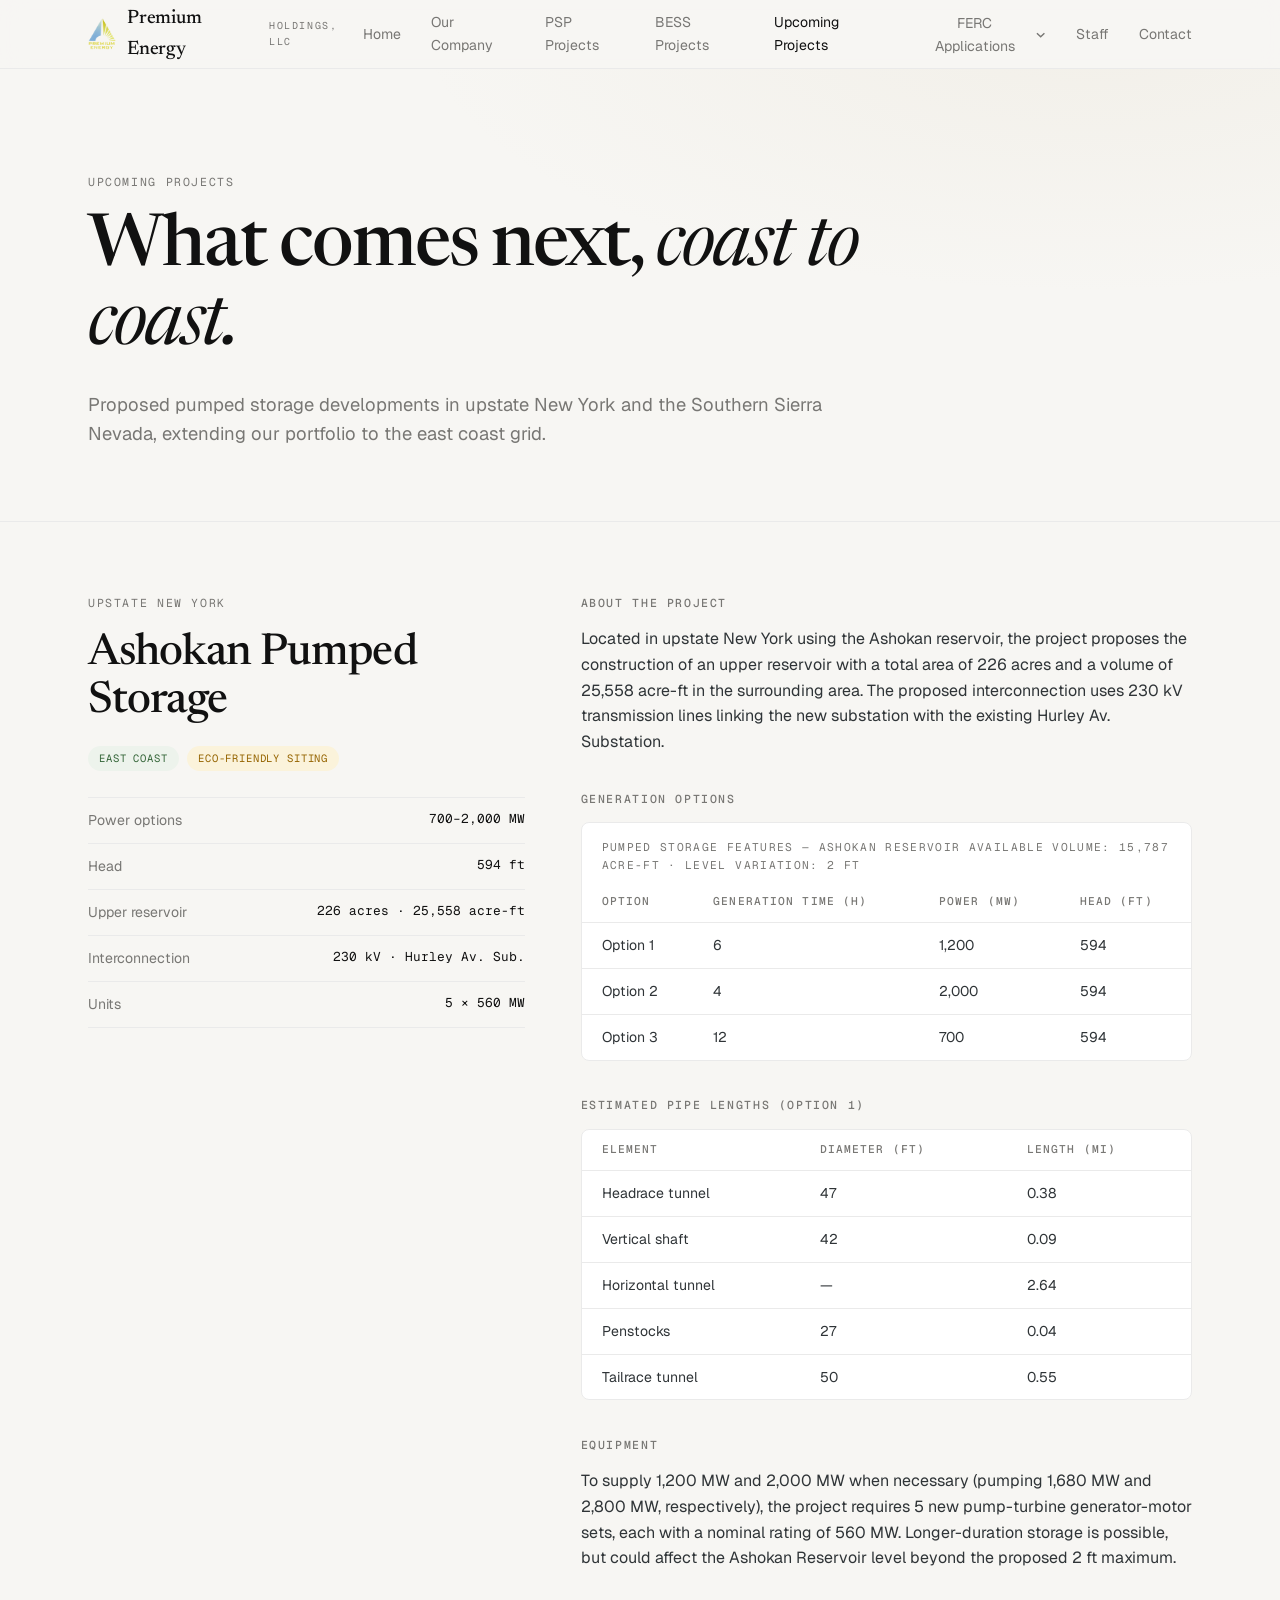
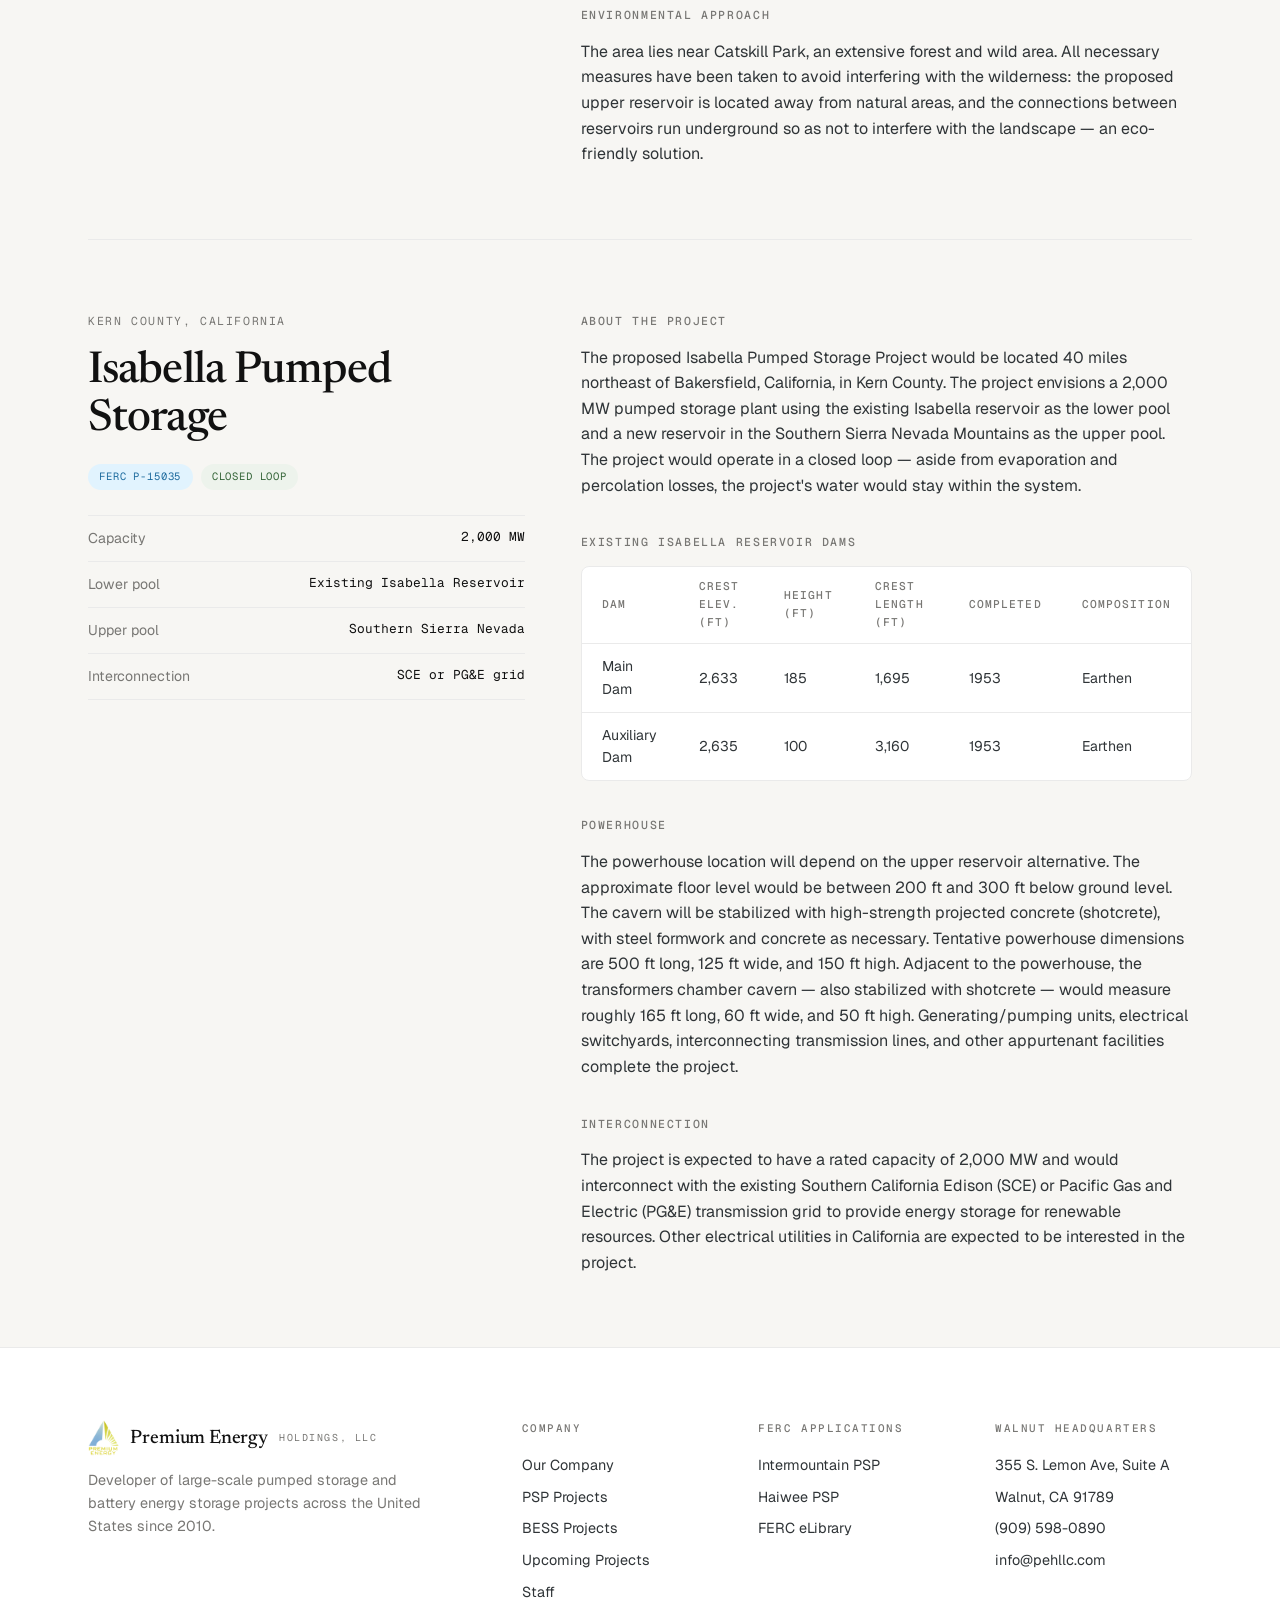
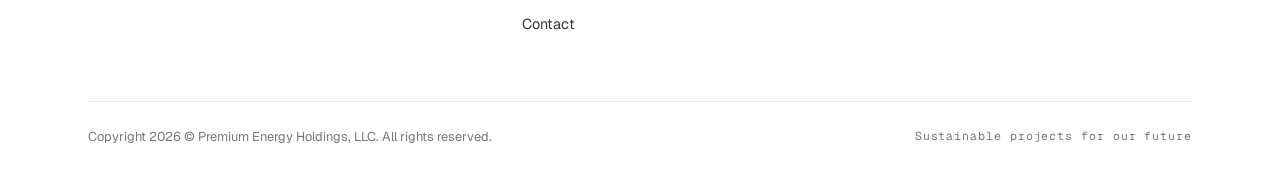
<file: upcoming-projects.html>
<!DOCTYPE html>
<html lang="en">
<head>
<meta charset="UTF-8">
<meta name="viewport" content="width=device-width, initial-scale=1.0">
<title>Upcoming Projects — Ashokan & Isabella PSP | Premium Energy Holdings</title>
<meta name="description" content="East and west coast pumped storage in development: 700 MW Ashokan (NY) and 2,000 MW Isabella Lake (CA) with full engineering data.">
<link rel="preconnect" href="https://fonts.googleapis.com">
<link rel="preconnect" href="https://fonts.gstatic.com" crossorigin>
<link href="https://fonts.googleapis.com/css2?family=Geist:wght@400;500;600&family=Geist+Mono:wght@400;500&family=Newsreader:ital,opsz,wght@0,6..72,400;0,6..72,500;1,6..72,400;1,6..72,500&display=swap" rel="stylesheet">
<link rel="icon" type="image/png" href="assets/logo_pehllce_02.png">
<link rel="canonical" href="https://premiumenergyholdings.com/upcoming-projects.html">
<meta name="theme-color" content="#F7F6F3">
<meta property="og:type" content="website">
<meta property="og:site_name" content="Premium Energy Holdings, LLC">
<meta property="og:title" content="Upcoming Projects — Ashokan & Isabella PSP | Premium Energy Holdings">
<meta property="og:description" content="East and west coast pumped storage in development: 700 MW Ashokan (NY) and 2,000 MW Isabella Lake (CA) with full engineering data.">
<meta property="og:url" content="https://premiumenergyholdings.com/upcoming-projects.html">
<meta property="og:image" content="https://premiumenergyholdings.com/assets/og-image.jpg">
<meta name="twitter:card" content="summary_large_image">
<meta name="twitter:title" content="Upcoming Projects — Ashokan & Isabella PSP | Premium Energy Holdings">
<meta name="twitter:description" content="East and west coast pumped storage in development: 700 MW Ashokan (NY) and 2,000 MW Isabella Lake (CA) with full engineering data.">
<meta name="twitter:image" content="https://premiumenergyholdings.com/assets/og-image.jpg">
<link rel="stylesheet" href="styles.css">
<script type="application/ld+json">{"@context": "https://schema.org", "@type": "Organization", "name": "Premium Energy Holdings, LLC", "url": "https://premiumenergyholdings.com/", "logo": "https://premiumenergyholdings.com/assets/logo_pehllce_02.png", "foundingDate": "2010", "telephone": "+1-909-598-0890", "email": "info@pehllc.com", "description": "Developer of grid-scale pumped storage hydropower and long-duration battery energy storage projects across the United States.", "address": {"@type": "PostalAddress", "streetAddress": "355 S. Lemon Ave, Suite A", "addressLocality": "Walnut", "addressRegion": "CA", "postalCode": "91789", "addressCountry": "US"}}</script>
</head>
<body>

<header class="site-header">
  <div class="wrap">
    <a class="brand" href="index.html">
      <img class="brand-logo" src="assets/logo_pehllce_02.png" alt="Premium Energy Holdings logo">
      <span class="brand-name">Premium Energy</span>
      <span class="brand-tag">Holdings, LLC</span>
    </a>
    <button class="nav-toggle" aria-expanded="false" aria-controls="nav">Menu</button>
    <nav class="nav" id="nav">
      <a href="index.html">Home</a>
      <a href="our-company.html">Our Company</a>
      <a href="psp-projects.html">PSP Projects</a>
      <a href="bess-projects.html">BESS Projects</a>
      <a href="upcoming-projects.html">Upcoming Projects</a>
      <div class="nav-group">
        <button type="button" aria-haspopup="true">FERC Applications
          <svg viewBox="0 0 10 6" fill="none" aria-hidden="true"><path d="M1 1l4 4 4-4" stroke="currentColor" stroke-width="1.5"/></svg>
        </button>
        <div class="nav-dropdown">
          <a href="ferc-intermountain.html">Intermountain Pumped Storage<span class="drop-meta">FERC Docket P-14993</span></a>
          <a href="ferc-haiwee.html">Haiwee Pumped Storage<span class="drop-meta">FERC Docket P-15307</span></a>
        </div>
      </div>
      <a href="staff.html">Staff</a>
      <a href="contact.html">Contact</a>
    </nav>
  </div>
</header>

<main>

  <section class="page-hero">
    <div class="wrap">
      <span class="eyebrow">Upcoming projects</span>
      <h1>What comes next, <span class="serif-i">coast to coast.</span></h1>
      <p class="lede">Proposed pumped storage developments in upstate New York and the Southern Sierra Nevada, extending our portfolio to the east coast grid.</p>
    </div>
  </section>

  <div class="wrap">

    <!-- Ashokan -->
    <section class="project-block" id="ashokan">
      <div class="project-side reveal">
        <span class="eyebrow">Upstate New York</span>
        <h2>Ashokan Pumped Storage</h2>
        <div class="tags">
          <span class="tag tag-green">East coast</span>
          <span class="tag tag-yellow">Eco-friendly siting</span>
        </div>
        <dl>
          <div><dt>Power options</dt><dd>700&ndash;2,000 MW</dd></div>
          <div><dt>Head</dt><dd>594 ft</dd></div>
          <div><dt>Upper reservoir</dt><dd>226 acres &middot; 25,558 acre-ft</dd></div>
          <div><dt>Interconnection</dt><dd>230 kV &middot; Hurley Av. Sub.</dd></div>
          <div><dt>Units</dt><dd>5 &times; 560 MW</dd></div>
        </dl>
      </div>
      <div class="project-body reveal">
        <h4>About the project</h4>
        <p>Located in upstate New York using the Ashokan reservoir, the project proposes the construction of an upper reservoir with a total area of 226 acres and a volume of 25,558 acre-ft in the surrounding area. The proposed interconnection uses 230 kV transmission lines linking the new substation with the existing Hurley Av. Substation.</p>
        <h4>Generation options</h4>
        <div class="table-scroll">
          <table>
            <caption>Pumped storage features &mdash; Ashokan reservoir available volume: 15,787 acre-ft &middot; level variation: 2 ft</caption>
            <thead>
              <tr><th>Option</th><th>Generation time (h)</th><th>Power (MW)</th><th>Head (ft)</th></tr>
            </thead>
            <tbody>
              <tr><td>Option 1</td><td>6</td><td>1,200</td><td>594</td></tr>
              <tr><td>Option 2</td><td>4</td><td>2,000</td><td>594</td></tr>
              <tr><td>Option 3</td><td>12</td><td>700</td><td>594</td></tr>
            </tbody>
          </table>
        </div>
        <h4>Estimated pipe lengths (Option 1)</h4>
        <div class="table-scroll">
          <table>
            <thead>
              <tr><th>Element</th><th>Diameter (ft)</th><th>Length (mi)</th></tr>
            </thead>
            <tbody>
              <tr><td>Headrace tunnel</td><td>47</td><td>0.38</td></tr>
              <tr><td>Vertical shaft</td><td>42</td><td>0.09</td></tr>
              <tr><td>Horizontal tunnel</td><td>&mdash;</td><td>2.64</td></tr>
              <tr><td>Penstocks</td><td>27</td><td>0.04</td></tr>
              <tr><td>Tailrace tunnel</td><td>50</td><td>0.55</td></tr>
            </tbody>
          </table>
        </div>
        <h4>Equipment</h4>
        <p>To supply 1,200 MW and 2,000 MW when necessary (pumping 1,680 MW and 2,800 MW, respectively), the project requires 5 new pump-turbine generator-motor sets, each with a nominal rating of 560 MW. Longer-duration storage is possible, but could affect the Ashokan Reservoir level beyond the proposed 2 ft maximum.</p>
        <h4>Environmental approach</h4>
        <p>The area lies near Catskill Park, an extensive forest and wild area. All necessary measures have been taken to avoid interfering with the wilderness: the proposed upper reservoir is located away from natural areas, and the connections between reservoirs run underground so as not to interfere with the landscape &mdash; an eco-friendly solution.</p>
      </div>
    </section>

    <!-- Isabella -->
    <section class="project-block" id="isabella">
      <div class="project-side reveal">
        <span class="eyebrow">Kern County, California</span>
        <h2>Isabella Pumped Storage</h2>
        <div class="tags">
          <span class="tag tag-blue">FERC P-15035</span>
          <span class="tag tag-green">Closed loop</span>
        </div>
        <dl>
          <div><dt>Capacity</dt><dd>2,000 MW</dd></div>
          <div><dt>Lower pool</dt><dd>Existing Isabella Reservoir</dd></div>
          <div><dt>Upper pool</dt><dd>Southern Sierra Nevada</dd></div>
          <div><dt>Interconnection</dt><dd>SCE or PG&amp;E grid</dd></div>
        </dl>
      </div>
      <div class="project-body reveal">
        <h4>About the project</h4>
        <p>The proposed Isabella Pumped Storage Project would be located 40 miles northeast of Bakersfield, California, in Kern County. The project envisions a 2,000 MW pumped storage plant using the existing Isabella reservoir as the lower pool and a new reservoir in the Southern Sierra Nevada Mountains as the upper pool. The project would operate in a closed loop &mdash; aside from evaporation and percolation losses, the project's water would stay within the system.</p>
        <h4>Existing Isabella Reservoir dams</h4>
        <div class="table-scroll">
          <table>
            <thead>
              <tr><th>Dam</th><th>Crest elev. (ft)</th><th>Height (ft)</th><th>Crest length (ft)</th><th>Completed</th><th>Composition</th></tr>
            </thead>
            <tbody>
              <tr><td>Main Dam</td><td>2,633</td><td>185</td><td>1,695</td><td>1953</td><td>Earthen</td></tr>
              <tr><td>Auxiliary Dam</td><td>2,635</td><td>100</td><td>3,160</td><td>1953</td><td>Earthen</td></tr>
            </tbody>
          </table>
        </div>
        <h4>Powerhouse</h4>
        <p>The powerhouse location will depend on the upper reservoir alternative. The approximate floor level would be between 200 ft and 300 ft below ground level. The cavern will be stabilized with high-strength projected concrete (shotcrete), with steel formwork and concrete as necessary. Tentative powerhouse dimensions are 500 ft long, 125 ft wide, and 150 ft high. Adjacent to the powerhouse, the transformers chamber cavern &mdash; also stabilized with shotcrete &mdash; would measure roughly 165 ft long, 60 ft wide, and 50 ft high. Generating/pumping units, electrical switchyards, interconnecting transmission lines, and other appurtenant facilities complete the project.</p>
        <h4>Interconnection</h4>
        <p>The project is expected to have a rated capacity of 2,000 MW and would interconnect with the existing Southern California Edison (SCE) or Pacific Gas and Electric (PG&amp;E) transmission grid to provide energy storage for renewable resources. Other electrical utilities in California are expected to be interested in the project.</p>
      </div>
    </section>

  </div>

</main>

<footer class="site-footer">
  <div class="wrap">
    <div class="footer-grid">
      <div class="footer-brand">
        <a class="brand" href="index.html">
          <img class="brand-logo" src="assets/logo_pehllce_02.png" alt="Premium Energy Holdings logo">
          <span class="brand-name">Premium Energy</span>
          <span class="brand-tag">Holdings, LLC</span>
        </a>
        <p>Developer of large-scale pumped storage and battery energy storage projects across the United States since 2010.</p>
      </div>
      <div>
        <h5>Company</h5>
        <ul>
          <li><a href="our-company.html">Our Company</a></li>
          <li><a href="psp-projects.html">PSP Projects</a></li>
          <li><a href="bess-projects.html">BESS Projects</a></li>
          <li><a href="upcoming-projects.html">Upcoming Projects</a></li>
          <li><a href="staff.html">Staff</a></li>
          <li><a href="contact.html">Contact</a></li>
        </ul>
      </div>
      <div>
        <h5>FERC Applications</h5>
        <ul>
          <li><a href="ferc-intermountain.html">Intermountain PSP</a></li>
          <li><a href="ferc-haiwee.html">Haiwee PSP</a></li>
          <li><a href="https://elibrary.ferc.gov/eLibrary/search" target="_blank" rel="noopener">FERC eLibrary</a></li>
        </ul>
      </div>
      <div>
        <h5>Walnut Headquarters</h5>
        <ul>
          <li>355 S. Lemon Ave, Suite A</li>
          <li>Walnut, CA 91789</li>
          <li><a href="tel:+19095980890">(909) 598-0890</a></li>
          <li><a href="mailto:info@pehllc.com">info@pehllc.com</a></li>
        </ul>
      </div>
    </div>
    <div class="footer-bottom">
      <span>Copyright 2026 &copy; Premium Energy Holdings, LLC. All rights reserved.</span>
      <span class="mono">Sustainable projects for our future</span>
    </div>
  </div>
</footer>

<script src="main.js"></script>
</body>
</html>
</file>
<file: styles.css>
/* ============================================================
   Premium Energy Holdings, LLC — Design System
   Warm monochrome, editorial typography, flat surfaces.
   ============================================================ */

:root {
  --bg: #F7F6F3;
  --surface: #FFFFFF;
  --surface-alt: #F9F9F8;
  --ink: #111111;
  --ink-soft: #2F3437;
  --muted: #787774;
  --line: #EAEAEA;
  --line-soft: rgba(0, 0, 0, 0.06);

  --pastel-red-bg: #FDEBEC;   --pastel-red-tx: #9F2F2D;
  --pastel-blue-bg: #E1F3FE;  --pastel-blue-tx: #1F6C9F;
  --pastel-green-bg: #EDF3EC; --pastel-green-tx: #346538;
  --pastel-yellow-bg: #FBF3DB;--pastel-yellow-tx: #956400;

  --serif: 'Newsreader', 'Georgia', serif;
  --sans: 'Geist', 'Helvetica Neue', 'Segoe UI', sans-serif;
  --mono: 'Geist Mono', 'SF Mono', 'JetBrains Mono', monospace;

  --radius: 8px;
  --radius-lg: 12px;
  --ease-out: cubic-bezier(0.16, 1, 0.3, 1);
  --maxw: 72rem;
  --maxw-text: 46rem;
}

* { margin: 0; padding: 0; box-sizing: border-box; }

html { scroll-behavior: smooth; }

body {
  background: var(--bg);
  color: var(--ink-soft);
  font-family: var(--sans);
  font-size: 1rem;
  line-height: 1.6;
  -webkit-font-smoothing: antialiased;
  text-rendering: optimizeLegibility;
}

::selection { background: var(--pastel-yellow-bg); color: var(--ink); }

img, video { max-width: 100%; display: block; }

a { color: inherit; text-decoration: none; }

/* ------------------------------------------------------------
   Typography
   ------------------------------------------------------------ */
h1, h2, h3 {
  font-family: var(--serif);
  font-weight: 500;
  color: var(--ink);
  letter-spacing: -0.02em;
  line-height: 1.1;
}

h1 { font-size: clamp(2.6rem, 6vw, 4.5rem); letter-spacing: -0.03em; }
h2 { font-size: clamp(1.9rem, 3.6vw, 2.75rem); }
h3 { font-size: 1.35rem; line-height: 1.25; }

.eyebrow {
  font-family: var(--mono);
  font-size: 0.72rem;
  text-transform: uppercase;
  letter-spacing: 0.14em;
  color: var(--muted);
  display: block;
  margin-bottom: 1.1rem;
}

.lede {
  font-size: 1.15rem;
  color: var(--muted);
  max-width: var(--maxw-text);
}

.serif-i { font-family: var(--serif); font-style: italic; font-weight: 400; }

p + p { margin-top: 1em; }

/* ------------------------------------------------------------
   Layout primitives
   ------------------------------------------------------------ */
.wrap {
  max-width: var(--maxw);
  margin: 0 auto;
  padding: 0 1.5rem;
}

.section { padding: 7rem 0; }
.section--tight { padding: 5rem 0; }
.section--line { border-top: 1px solid var(--line); }

.section-head { max-width: var(--maxw-text); margin-bottom: 3.5rem; }
.section-head p { margin-top: 1.2rem; color: var(--muted); }

/* ------------------------------------------------------------
   Header / Nav
   ------------------------------------------------------------ */
.site-header {
  position: sticky;
  top: 0;
  z-index: 100;
  background: rgba(247, 246, 243, 0.82);
  backdrop-filter: blur(12px);
  -webkit-backdrop-filter: blur(12px);
  border-bottom: 1px solid var(--line);
}

.site-header .wrap {
  display: flex;
  align-items: center;
  justify-content: space-between;
  height: 4.25rem;
}

.brand { display: flex; align-items: center; gap: 0.7rem; }

.brand-logo { height: 32px; width: auto; flex-shrink: 0; }

.site-footer .brand-logo { height: 36px; }

.brand-name {
  font-family: var(--serif);
  font-size: 1.22rem;
  font-weight: 500;
  letter-spacing: -0.01em;
  color: var(--ink);
}

.brand-tag {
  font-family: var(--mono);
  font-size: 0.62rem;
  text-transform: uppercase;
  letter-spacing: 0.16em;
  color: var(--muted);
}

.nav { display: flex; align-items: center; gap: 1.9rem; }

.nav a {
  font-size: 0.88rem;
  color: var(--muted);
  transition: color 180ms var(--ease-out);
}

.nav a:hover, .nav a[aria-current="page"] { color: var(--ink); }

.nav-group { position: relative; }

.nav-group > button {
  font: inherit;
  font-size: 0.88rem;
  color: var(--muted);
  background: none;
  border: 0;
  cursor: pointer;
  display: inline-flex;
  align-items: center;
  gap: 0.35rem;
  transition: color 180ms var(--ease-out);
}

.nav-group > button:hover { color: var(--ink); }

.nav-group > button svg { width: 10px; height: 10px; }

.nav-dropdown {
  position: absolute;
  top: calc(100% + 0.9rem);
  left: 50%;
  transform: translateX(-50%) translateY(6px);
  background: var(--surface);
  border: 1px solid var(--line);
  border-radius: var(--radius);
  padding: 0.4rem;
  min-width: 15rem;
  opacity: 0;
  pointer-events: none;
  transition: opacity 200ms var(--ease-out), transform 200ms var(--ease-out);
  box-shadow: 0 2px 8px rgba(0, 0, 0, 0.04);
}

.nav-group:hover .nav-dropdown,
.nav-group:focus-within .nav-dropdown {
  opacity: 1;
  pointer-events: auto;
  transform: translateX(-50%) translateY(0);
}

.nav-dropdown a {
  display: block;
  padding: 0.55rem 0.8rem;
  border-radius: 6px;
  color: var(--ink-soft);
}

.nav-dropdown a:hover { background: var(--surface-alt); }

.nav-dropdown .drop-meta {
  display: block;
  font-family: var(--mono);
  font-size: 0.64rem;
  letter-spacing: 0.1em;
  text-transform: uppercase;
  color: var(--muted);
  margin-top: 0.1rem;
}

.nav-toggle {
  display: none;
  background: none;
  border: 1px solid var(--line);
  border-radius: 6px;
  padding: 0.45rem 0.7rem;
  font-family: var(--mono);
  font-size: 0.7rem;
  letter-spacing: 0.1em;
  text-transform: uppercase;
  color: var(--ink);
  cursor: pointer;
}

@media (max-width: 860px) {
  .nav {
    display: none;
    position: absolute;
    top: 100%;
    left: 0;
    right: 0;
    flex-direction: column;
    align-items: stretch;
    gap: 0;
    background: var(--bg);
    border-bottom: 1px solid var(--line);
    padding: 0.6rem 1.5rem 1.2rem;
  }
  .nav.open { display: flex; }
  .nav a, .nav-group > button { padding: 0.7rem 0; font-size: 1rem; }
  .nav-group .nav-dropdown {
    position: static;
    transform: none;
    opacity: 1;
    pointer-events: auto;
    border: 0;
    box-shadow: none;
    background: transparent;
    padding: 0 0 0 1rem;
    min-width: 0;
  }
  .nav-toggle { display: block; }
}

/* ------------------------------------------------------------
   Hero (video)
   ------------------------------------------------------------ */
.hero {
  position: relative;
  min-height: 92vh;
  display: flex;
  align-items: flex-end;
  overflow: hidden;
  color: #F5F3EF;
}

.hero video {
  position: absolute;
  inset: 0;
  width: 100%;
  height: 100%;
  object-fit: cover;
  filter: saturate(0.72) contrast(1.02);
}

.hero::after {
  content: "";
  position: absolute;
  inset: 0;
  background: linear-gradient(
    to top,
    rgba(17, 16, 14, 0.78) 0%,
    rgba(17, 16, 14, 0.38) 45%,
    rgba(17, 16, 14, 0.28) 100%
  );
}

.hero .wrap {
  position: relative;
  z-index: 2;
  width: 100%;
  padding-bottom: 4.5rem;
  padding-top: 9rem;
}

.hero .eyebrow { color: rgba(245, 243, 239, 0.72); }

.hero h1 { color: #FBFAF8; max-width: 17ch; }

.hero .lede {
  color: rgba(245, 243, 239, 0.82);
  margin-top: 1.6rem;
  max-width: 38rem;
}

.hero-actions { display: flex; flex-wrap: wrap; gap: 0.9rem; margin-top: 2.4rem; }

.hero-meta {
  position: relative;
  z-index: 2;
  border-top: 1px solid rgba(245, 243, 239, 0.22);
  margin-top: 3.5rem;
  padding-top: 1.4rem;
  display: flex;
  flex-wrap: wrap;
  gap: 2.5rem;
  font-family: var(--mono);
  font-size: 0.72rem;
  letter-spacing: 0.12em;
  text-transform: uppercase;
  color: rgba(245, 243, 239, 0.66);
}

/* Page hero (interior pages) */
.page-hero {
  padding: 6.5rem 0 4.5rem;
  border-bottom: 1px solid var(--line);
  background:
    radial-gradient(60rem 24rem at 85% -10%, rgba(212, 200, 170, 0.14), transparent 70%),
    var(--bg);
}

.page-hero h1 { max-width: 20ch; }
.page-hero .lede { margin-top: 1.4rem; }

/* ------------------------------------------------------------
   Buttons
   ------------------------------------------------------------ */
.btn {
  display: inline-flex;
  align-items: center;
  gap: 0.5rem;
  font-family: var(--sans);
  font-size: 0.9rem;
  font-weight: 500;
  padding: 0.72rem 1.35rem;
  border-radius: 6px;
  border: 1px solid transparent;
  cursor: pointer;
  transition: background 180ms var(--ease-out), border-color 180ms var(--ease-out), color 180ms var(--ease-out);
}

.btn:active { transform: scale(0.98); }

.btn-dark { background: var(--ink); color: #FFFFFF; }
.btn-dark:hover { background: #333333; }

.btn-ghost { background: transparent; color: var(--ink); border-color: var(--line); }
.btn-ghost:hover { border-color: var(--ink); }

.hero .btn-ghost {
  color: #F5F3EF;
  border-color: rgba(245, 243, 239, 0.4);
}
.hero .btn-ghost:hover { border-color: #F5F3EF; }

.hero .btn-light { background: #FBFAF8; color: var(--ink); }
.hero .btn-light:hover { background: #EFEDE8; }

/* ------------------------------------------------------------
   Tags
   ------------------------------------------------------------ */
.tag {
  display: inline-block;
  font-family: var(--mono);
  font-size: 0.66rem;
  text-transform: uppercase;
  letter-spacing: 0.08em;
  padding: 0.28rem 0.7rem;
  border-radius: 9999px;
  white-space: nowrap;
}

.tag-blue   { background: var(--pastel-blue-bg);   color: var(--pastel-blue-tx); }
.tag-green  { background: var(--pastel-green-bg);  color: var(--pastel-green-tx); }
.tag-yellow { background: var(--pastel-yellow-bg); color: var(--pastel-yellow-tx); }
.tag-red    { background: var(--pastel-red-bg);    color: var(--pastel-red-tx); }
.tag-plain  { background: var(--surface-alt); color: var(--muted); border: 1px solid var(--line); }

/* ------------------------------------------------------------
   Bento / cards
   ------------------------------------------------------------ */
.bento {
  display: grid;
  grid-template-columns: repeat(12, 1fr);
  gap: 1rem;
}

.card {
  background: var(--surface);
  border: 1px solid var(--line);
  border-radius: var(--radius-lg);
  padding: 2rem;
  transition: box-shadow 200ms var(--ease-out), transform 200ms var(--ease-out);
}

.card:hover { box-shadow: 0 2px 8px rgba(0, 0, 0, 0.04); }

a.card { display: block; }

.card .card-head {
  display: flex;
  align-items: flex-start;
  justify-content: space-between;
  gap: 1rem;
  margin-bottom: 1.1rem;
}

.card h3 { margin-bottom: 0.4rem; }

.card .meta {
  font-family: var(--mono);
  font-size: 0.72rem;
  letter-spacing: 0.08em;
  text-transform: uppercase;
  color: var(--muted);
}

.card p { color: var(--muted); font-size: 0.94rem; }

.card-stat { display: flex; flex-direction: column; justify-content: space-between; gap: 2rem; }

.stat-number {
  font-family: var(--serif);
  font-size: clamp(2.4rem, 4vw, 3.4rem);
  letter-spacing: -0.03em;
  color: var(--ink);
  line-height: 1;
}

.stat-label { color: var(--muted); font-size: 0.9rem; }

.span-3 { grid-column: span 3; }
.span-4 { grid-column: span 4; }
.span-5 { grid-column: span 5; }
.span-6 { grid-column: span 6; }
.span-7 { grid-column: span 7; }
.span-8 { grid-column: span 8; }
.span-12 { grid-column: span 12; }

@media (max-width: 960px) {
  .span-3, .span-4 { grid-column: span 6; }
  .span-5, .span-6, .span-7, .span-8 { grid-column: span 12; }
}

@media (max-width: 620px) {
  .span-3, .span-4 { grid-column: span 12; }
}

/* ------------------------------------------------------------
   Project detail blocks
   ------------------------------------------------------------ */
.project-block {
  border-top: 1px solid var(--line);
  padding: 4.5rem 0;
  display: grid;
  grid-template-columns: minmax(0, 5fr) minmax(0, 7fr);
  gap: 3.5rem;
}

.project-block:first-of-type { border-top: 0; }

.project-side { position: sticky; top: 6.5rem; align-self: start; }

.project-side .tags { display: flex; flex-wrap: wrap; gap: 0.5rem; margin: 1.2rem 0 1.6rem; }

.project-side dl { border-top: 1px solid var(--line); }

.project-side dl div {
  display: flex;
  justify-content: space-between;
  gap: 1rem;
  padding: 0.7rem 0;
  border-bottom: 1px solid var(--line);
  font-size: 0.88rem;
}

.project-side dt { color: var(--muted); }
.project-side dd { font-family: var(--mono); font-size: 0.8rem; color: var(--ink); text-align: right; }

.project-body h4 {
  font-family: var(--mono);
  font-size: 0.72rem;
  font-weight: 500;
  text-transform: uppercase;
  letter-spacing: 0.14em;
  color: var(--muted);
  margin: 2.2rem 0 0.9rem;
}

.project-body h4:first-child { margin-top: 0; }

.project-body p { color: var(--ink-soft); }

.project-body ul { list-style: none; margin-top: 0.4rem; }

.project-body ul li {
  padding: 0.65rem 0 0.65rem 1.4rem;
  border-bottom: 1px solid var(--line);
  position: relative;
  font-size: 0.95rem;
}

.project-body ul li::before {
  content: "";
  position: absolute;
  left: 0;
  top: 1.15rem;
  width: 0.45rem;
  height: 0.45rem;
  border-radius: 2px;
  background: var(--pastel-green-tx);
  opacity: 0.55;
}

@media (max-width: 900px) {
  .project-block { grid-template-columns: 1fr; gap: 2rem; }
  .project-side { position: static; }
}

/* ------------------------------------------------------------
   Tables
   ------------------------------------------------------------ */
.table-scroll { overflow-x: auto; border: 1px solid var(--line); border-radius: var(--radius); background: var(--surface); }

table {
  width: 100%;
  border-collapse: collapse;
  font-size: 0.88rem;
  min-width: 30rem;
}

caption {
  text-align: left;
  font-family: var(--mono);
  font-size: 0.7rem;
  text-transform: uppercase;
  letter-spacing: 0.12em;
  color: var(--muted);
  padding: 1rem 1.25rem 0.4rem;
}

th, td { text-align: left; padding: 0.7rem 1.25rem; border-bottom: 1px solid var(--line); }

th {
  font-family: var(--mono);
  font-size: 0.7rem;
  font-weight: 500;
  text-transform: uppercase;
  letter-spacing: 0.1em;
  color: var(--muted);
}

tr:last-child td { border-bottom: 0; }

td { color: var(--ink-soft); }

/* ------------------------------------------------------------
   FAQ accordion
   ------------------------------------------------------------ */
.faq { border-top: 1px solid var(--line); }

.faq details { border-bottom: 1px solid var(--line); }

.faq summary {
  list-style: none;
  cursor: pointer;
  display: flex;
  align-items: baseline;
  justify-content: space-between;
  gap: 2rem;
  padding: 1.4rem 0;
  font-family: var(--serif);
  font-size: 1.18rem;
  color: var(--ink);
  transition: color 160ms var(--ease-out);
}

.faq summary::-webkit-details-marker { display: none; }

.faq summary .faq-icon {
  font-family: var(--mono);
  font-size: 1rem;
  color: var(--muted);
  flex-shrink: 0;
}

.faq details[open] summary .faq-icon::before { content: "\2212"; }
.faq details:not([open]) summary .faq-icon::before { content: "+"; }

.faq .faq-body { padding: 0 0 1.6rem; max-width: var(--maxw-text); color: var(--muted); font-size: 0.96rem; }
.faq .faq-body a { color: var(--pastel-blue-tx); border-bottom: 1px solid currentColor; }

/* ------------------------------------------------------------
   Documents list
   ------------------------------------------------------------ */
.doc-list { border-top: 1px solid var(--line); }

.doc-list a {
  display: flex;
  align-items: baseline;
  justify-content: space-between;
  gap: 2rem;
  padding: 1.1rem 0.2rem;
  border-bottom: 1px solid var(--line);
  transition: background 160ms var(--ease-out);
}

.doc-list a:hover { background: var(--surface-alt); }

.doc-list .doc-name { color: var(--ink); font-size: 0.98rem; }

.doc-list .doc-kind {
  font-family: var(--mono);
  font-size: 0.68rem;
  text-transform: uppercase;
  letter-spacing: 0.1em;
  color: var(--muted);
  flex-shrink: 0;
}

/* ------------------------------------------------------------
   Team roster
   ------------------------------------------------------------ */
.roster { border-top: 1px solid var(--line); }

.roster div {
  display: grid;
  grid-template-columns: minmax(0, 1fr) minmax(0, 1fr);
  gap: 1rem;
  padding: 0.85rem 0.2rem;
  border-bottom: 1px solid var(--line);
  font-size: 0.92rem;
}

.roster dt { color: var(--muted); }
.roster dd { color: var(--ink); }

/* Staff cards */
.person-card { display: flex; flex-direction: column; gap: 0.5rem; }

.person-avatar {
  width: 3rem;
  height: 3rem;
  border-radius: var(--radius);
  display: flex;
  align-items: center;
  justify-content: center;
  font-family: var(--serif);
  font-size: 1.1rem;
  color: var(--ink);
  margin-bottom: 0.9rem;
}

.person-card .name { font-weight: 500; color: var(--ink); font-size: 1.02rem; }
.person-card .role {
  font-family: var(--mono);
  font-size: 0.68rem;
  text-transform: uppercase;
  letter-spacing: 0.1em;
  color: var(--muted);
}

/* ------------------------------------------------------------
   Contact
   ------------------------------------------------------------ */
.contact-line {
  display: flex;
  justify-content: space-between;
  gap: 1.5rem;
  padding: 0.8rem 0;
  border-bottom: 1px solid var(--line);
  font-size: 0.94rem;
  flex-wrap: wrap;
}

.contact-line .k { color: var(--muted); }
.contact-line .v { color: var(--ink); font-family: var(--mono); font-size: 0.85rem; }

.form-grid { display: grid; gap: 1rem; }

.form-grid label {
  font-family: var(--mono);
  font-size: 0.7rem;
  text-transform: uppercase;
  letter-spacing: 0.12em;
  color: var(--muted);
  display: block;
  margin-bottom: 0.45rem;
}

.form-grid input, .form-grid textarea {
  width: 100%;
  font: inherit;
  font-size: 0.95rem;
  color: var(--ink);
  background: var(--surface);
  border: 1px solid var(--line);
  border-radius: 6px;
  padding: 0.7rem 0.9rem;
  transition: border-color 160ms var(--ease-out);
}

.form-grid input:focus, .form-grid textarea:focus {
  outline: none;
  border-color: var(--ink);
}

/* ------------------------------------------------------------
   Quote band
   ------------------------------------------------------------ */
.quote-band {
  border-top: 1px solid var(--line);
  border-bottom: 1px solid var(--line);
  background:
    radial-gradient(50rem 20rem at 12% 120%, rgba(212, 200, 170, 0.16), transparent 70%),
    var(--surface);
  padding: 6rem 0;
}

.quote-band blockquote {
  font-family: var(--serif);
  font-size: clamp(1.5rem, 3vw, 2.2rem);
  line-height: 1.3;
  letter-spacing: -0.02em;
  color: var(--ink);
  max-width: 54rem;
}

.quote-band cite {
  display: block;
  margin-top: 1.6rem;
  font-family: var(--mono);
  font-style: normal;
  font-size: 0.72rem;
  text-transform: uppercase;
  letter-spacing: 0.14em;
  color: var(--muted);
}

/* ------------------------------------------------------------
   Video embed
   ------------------------------------------------------------ */
.embed-frame {
  border: 1px solid var(--line);
  border-radius: var(--radius-lg);
  overflow: hidden;
  background: var(--surface);
}

.embed-chrome {
  display: flex;
  gap: 0.4rem;
  padding: 0.7rem 1rem;
  border-bottom: 1px solid var(--line);
  background: var(--surface);
}

.embed-chrome span {
  width: 0.6rem;
  height: 0.6rem;
  border-radius: 50%;
  background: #E3E2DE;
}

.embed-frame iframe {
  display: block;
  width: 100%;
  aspect-ratio: 16 / 9;
  border: 0;
}

/* ------------------------------------------------------------
   Footer
   ------------------------------------------------------------ */
.site-footer {
  border-top: 1px solid var(--line);
  background: var(--surface);
  padding: 4.5rem 0 2.5rem;
  margin-top: 0;
}

.footer-grid {
  display: grid;
  grid-template-columns: 2fr 1fr 1fr 1fr;
  gap: 2.5rem;
  margin-bottom: 3.5rem;
}

.footer-grid h5 {
  font-family: var(--mono);
  font-size: 0.68rem;
  font-weight: 500;
  text-transform: uppercase;
  letter-spacing: 0.14em;
  color: var(--muted);
  margin-bottom: 1rem;
}

.footer-grid ul { list-style: none; }

.footer-grid li { margin-bottom: 0.55rem; font-size: 0.9rem; }

.footer-grid a { color: var(--ink-soft); }
.footer-grid a:hover { color: var(--ink); }

.footer-brand p { color: var(--muted); font-size: 0.9rem; max-width: 22rem; margin-top: 0.8rem; }

.footer-bottom {
  border-top: 1px solid var(--line);
  padding-top: 1.6rem;
  display: flex;
  justify-content: space-between;
  flex-wrap: wrap;
  gap: 1rem;
  font-size: 0.8rem;
  color: var(--muted);
}

.footer-bottom .mono { font-family: var(--mono); font-size: 0.72rem; letter-spacing: 0.08em; }

@media (max-width: 860px) {
  .footer-grid { grid-template-columns: 1fr 1fr; }
}

/* ------------------------------------------------------------
   Image gallery + lightbox
   ------------------------------------------------------------ */
.gallery { display: grid; grid-template-columns: repeat(12, 1fr); gap: 1rem; }

.gallery figure {
  background: var(--surface);
  border: 1px solid var(--line);
  border-radius: var(--radius-lg);
  overflow: hidden;
  transition: box-shadow 200ms var(--ease-out);
}

.gallery figure:hover { box-shadow: 0 2px 8px rgba(0, 0, 0, 0.04); }

.gallery a { display: block; cursor: zoom-in; }

.gallery img {
  width: 100%;
  aspect-ratio: 16 / 10;
  object-fit: cover;
  border-bottom: 1px solid var(--line);
}

.gallery figcaption {
  padding: 0.9rem 1.25rem 1rem;
  display: flex;
  align-items: baseline;
  justify-content: space-between;
  gap: 1rem;
}

.gallery .cap-title { font-size: 0.92rem; color: var(--ink); }

.gallery .cap-kind {
  font-family: var(--mono);
  font-size: 0.64rem;
  text-transform: uppercase;
  letter-spacing: 0.1em;
  color: var(--muted);
  flex-shrink: 0;
}

.lightbox-overlay {
  position: fixed;
  inset: 0;
  z-index: 200;
  display: flex;
  flex-direction: column;
  align-items: center;
  justify-content: center;
  gap: 1rem;
  padding: 2.5rem 1.5rem;
  background: rgba(17, 16, 14, 0.88);
  backdrop-filter: blur(6px);
  -webkit-backdrop-filter: blur(6px);
  opacity: 0;
  pointer-events: none;
  transition: opacity 240ms var(--ease-out);
  cursor: zoom-out;
}

.lightbox-overlay.open { opacity: 1; pointer-events: auto; }

.lightbox-overlay img {
  max-width: min(96vw, 78rem);
  max-height: 82vh;
  width: auto;
  border-radius: var(--radius);
  background: #FFFFFF;
}

.lightbox-overlay .lightbox-caption {
  font-family: var(--mono);
  font-size: 0.72rem;
  letter-spacing: 0.1em;
  text-transform: uppercase;
  color: rgba(245, 243, 239, 0.75);
  text-align: center;
}

.lightbox-overlay .lightbox-close {
  position: absolute;
  top: 1.2rem;
  right: 1.5rem;
  font-family: var(--mono);
  font-size: 0.72rem;
  letter-spacing: 0.12em;
  text-transform: uppercase;
  color: rgba(245, 243, 239, 0.75);
  background: none;
  border: 1px solid rgba(245, 243, 239, 0.3);
  border-radius: 6px;
  padding: 0.45rem 0.85rem;
  cursor: pointer;
}

.lightbox-overlay .lightbox-close:hover { color: #F5F3EF; border-color: #F5F3EF; }

/* Standalone figure with lightbox */
.figure-frame {
  background: var(--surface);
  border: 1px solid var(--line);
  border-radius: var(--radius-lg);
  overflow: hidden;
}

.figure-frame a { display: block; cursor: zoom-in; }

.figure-frame img { width: 100%; object-fit: cover; }

.figure-frame figcaption {
  padding: 0.9rem 1.25rem 1rem;
  border-top: 1px solid var(--line);
  display: flex;
  align-items: baseline;
  justify-content: space-between;
  gap: 1rem;
}

.figure-frame .cap-title { font-size: 0.92rem; color: var(--ink); }

.figure-frame .cap-kind {
  font-family: var(--mono);
  font-size: 0.64rem;
  text-transform: uppercase;
  letter-spacing: 0.1em;
  color: var(--muted);
  flex-shrink: 0;
}

/* ------------------------------------------------------------
   Vertical timeline (graphical)
   ------------------------------------------------------------ */
.vtimeline { position: relative; max-width: 56rem; margin: 0 auto; }

.vtimeline::before {
  content: "";
  position: absolute;
  left: 50%;
  top: 0.4rem;
  bottom: 0.4rem;
  width: 1px;
  background: var(--line);
  transform: translateX(-50%);
}

.vt-item { position: relative; width: 50%; padding: 0 2.6rem 2.4rem; }

.vt-item:last-child { padding-bottom: 0; }

.vt-item:nth-child(odd) { left: 0; text-align: right; }

.vt-item:nth-child(even) { left: 50%; text-align: left; }

.vt-item::before {
  content: "";
  position: absolute;
  top: 0.32rem;
  width: 0.7rem;
  height: 0.7rem;
  border-radius: 50%;
  background: var(--surface);
  border: 2px solid var(--pastel-blue-tx);
  z-index: 1;
}

.vt-item:nth-child(odd)::before { right: -0.42rem; }

.vt-item:nth-child(even)::before { left: -0.42rem; }

.vt-year {
  display: block;
  font-family: var(--mono);
  font-size: 0.74rem;
  letter-spacing: 0.12em;
  color: var(--pastel-blue-tx);
  margin-bottom: 0.5rem;
}

.vt-card {
  display: inline-block;
  background: var(--surface);
  border: 1px solid var(--line);
  border-radius: var(--radius);
  padding: 0.85rem 1.2rem;
  font-size: 0.94rem;
  font-weight: 500;
  color: var(--ink);
}

@media (max-width: 680px) {
  .vtimeline::before { left: 0.35rem; transform: none; }
  .vt-item,
  .vt-item:nth-child(odd),
  .vt-item:nth-child(even) {
    left: 0;
    width: 100%;
    text-align: left;
    padding: 0 0 1.8rem 2rem;
  }
  .vt-item:nth-child(odd)::before,
  .vt-item:nth-child(even)::before { left: 0; right: auto; }
}

/* ------------------------------------------------------------
   Scroll reveal
   ------------------------------------------------------------ */
.reveal {
  opacity: 0;
  transform: translateY(12px);
  transition: opacity 600ms var(--ease-out), transform 600ms var(--ease-out);
  transition-delay: calc(var(--index, 0) * 80ms);
}

.reveal.in { opacity: 1; transform: translateY(0); }

@media (prefers-reduced-motion: reduce) {
  .reveal { opacity: 1; transform: none; transition: none; }
  html { scroll-behavior: auto; }
}
</file>
